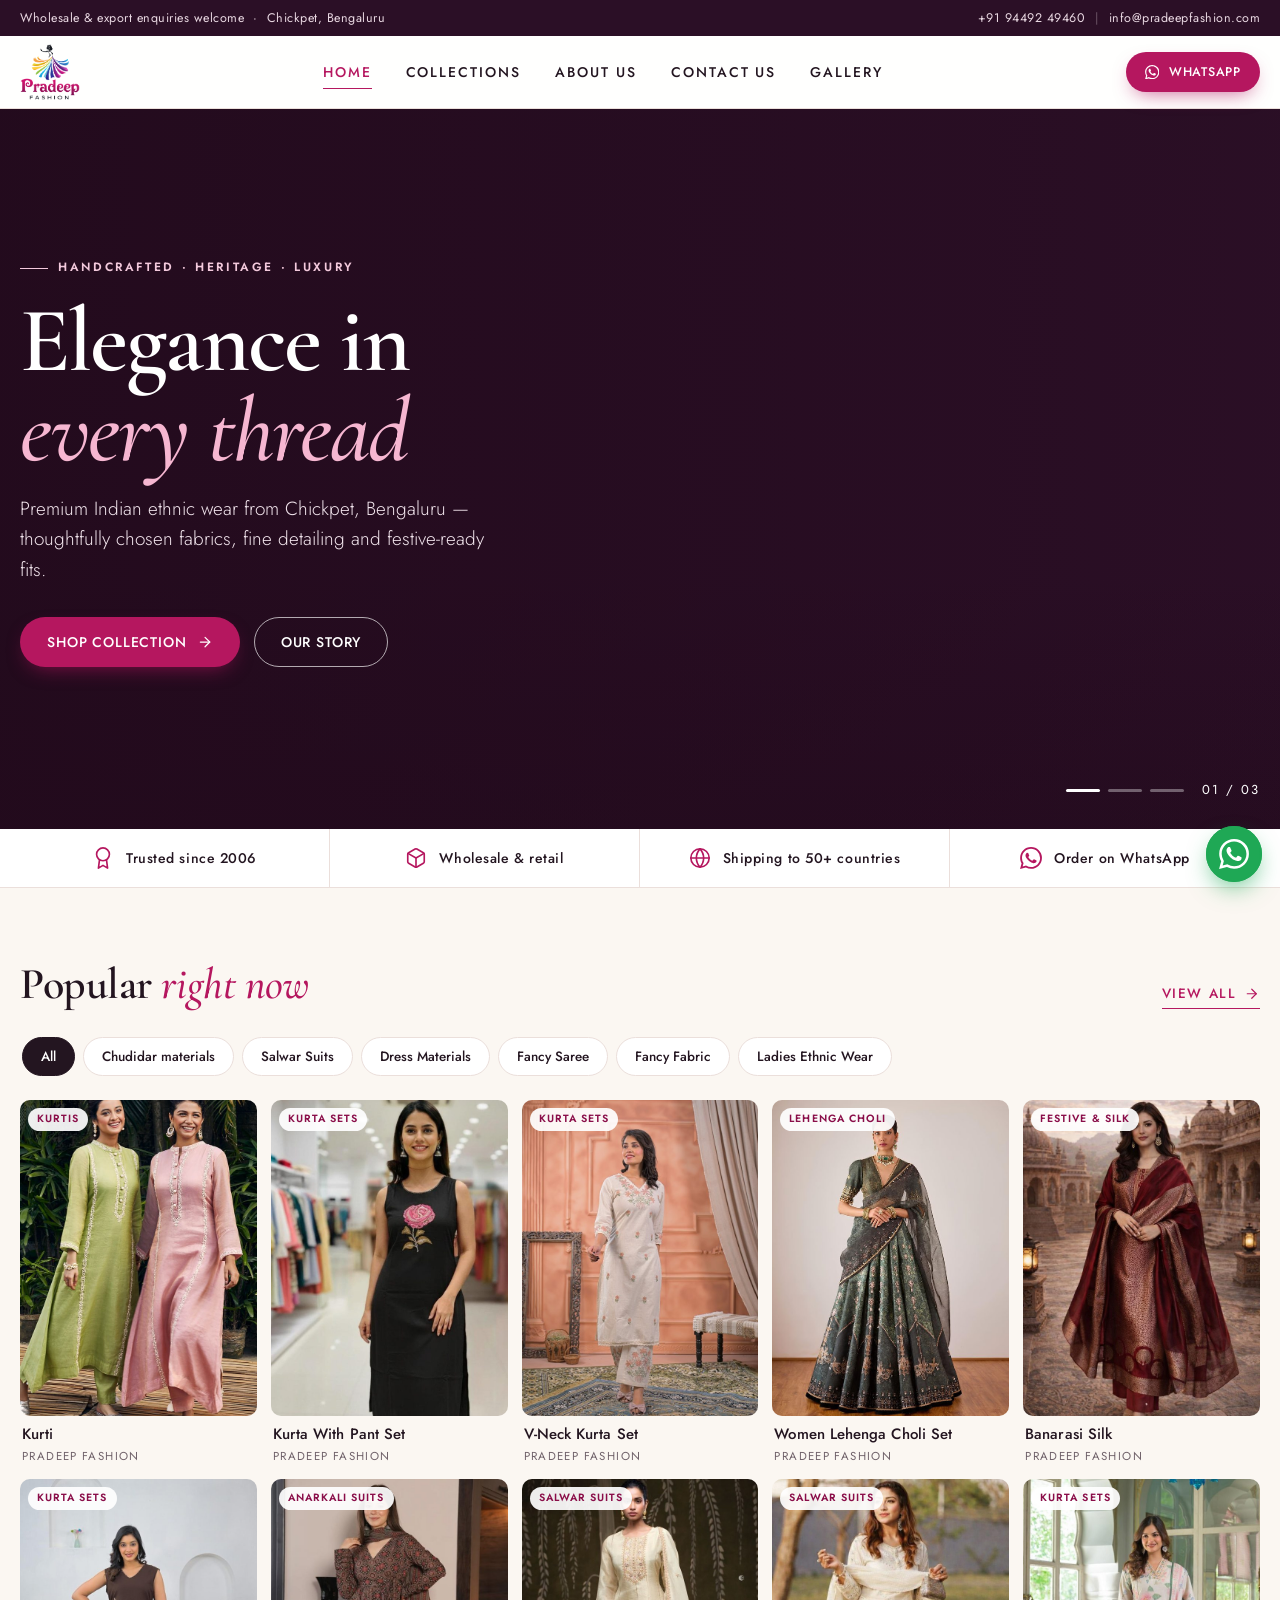
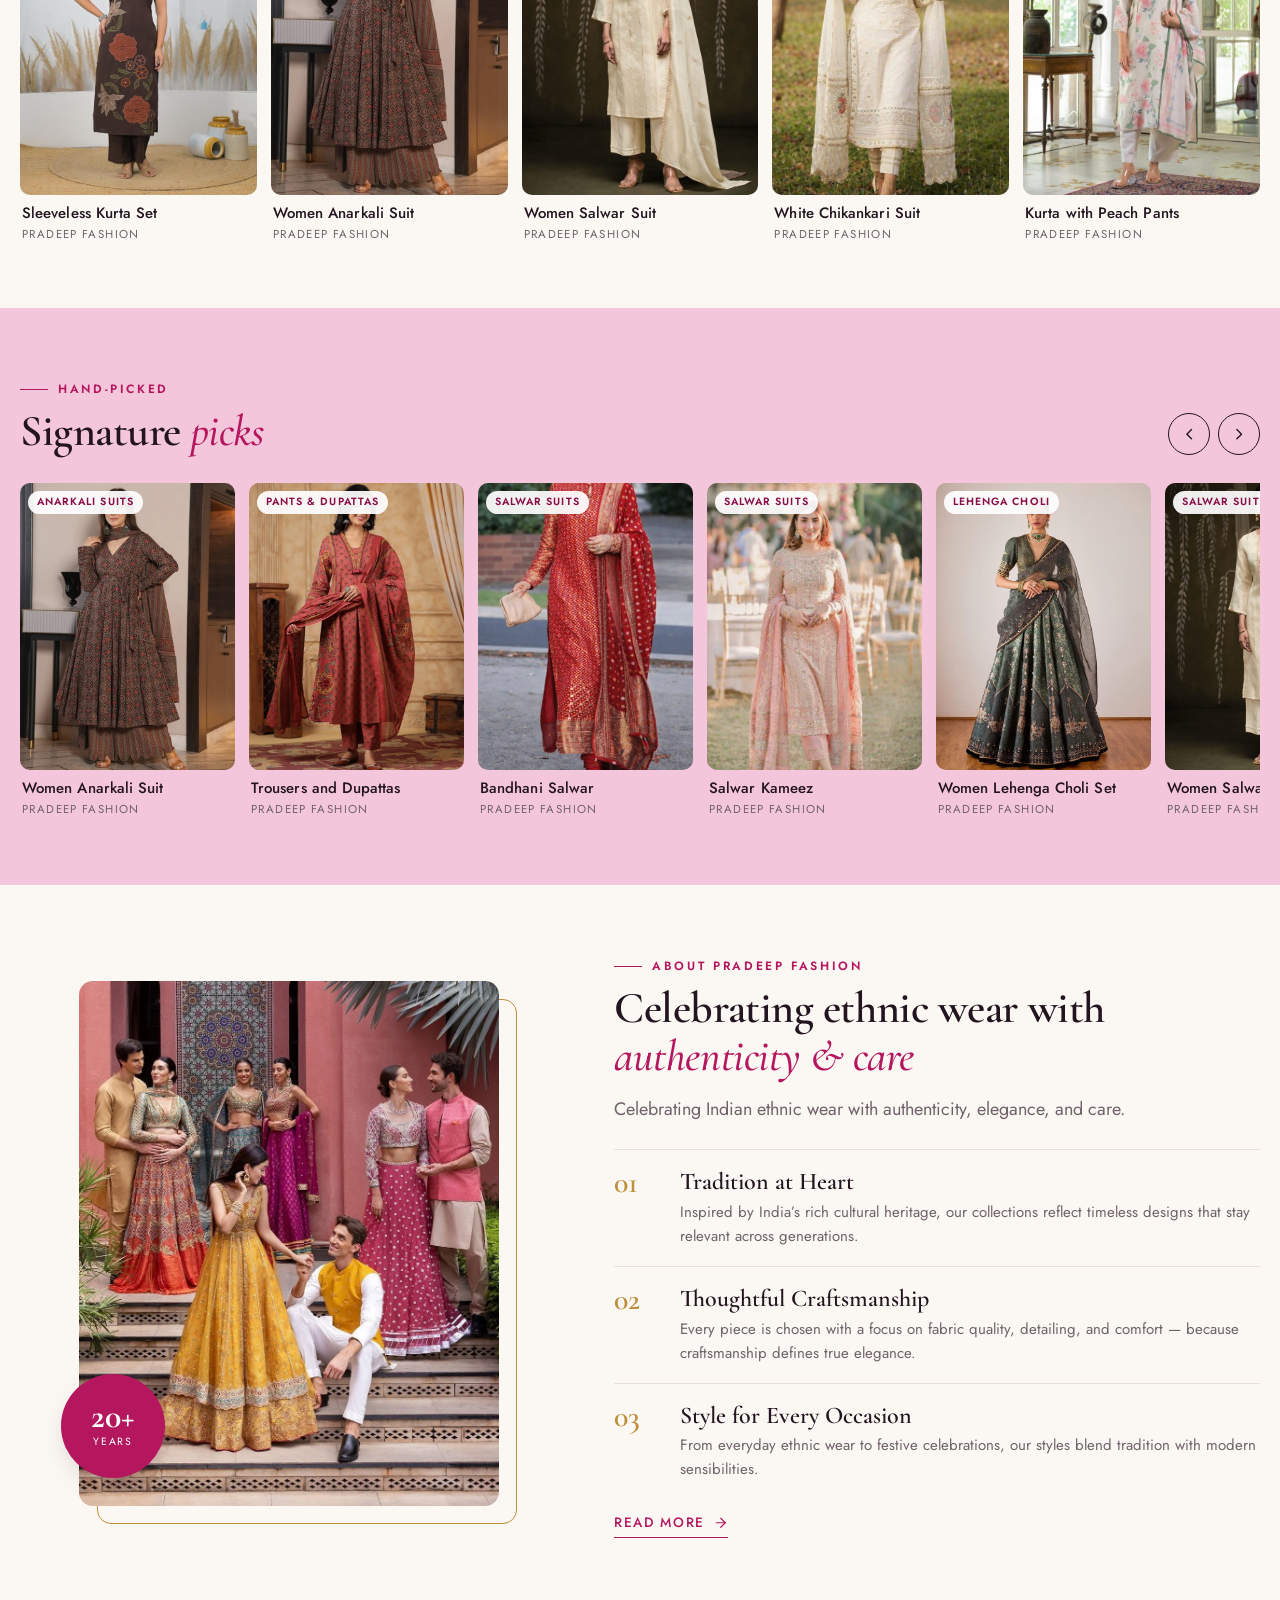
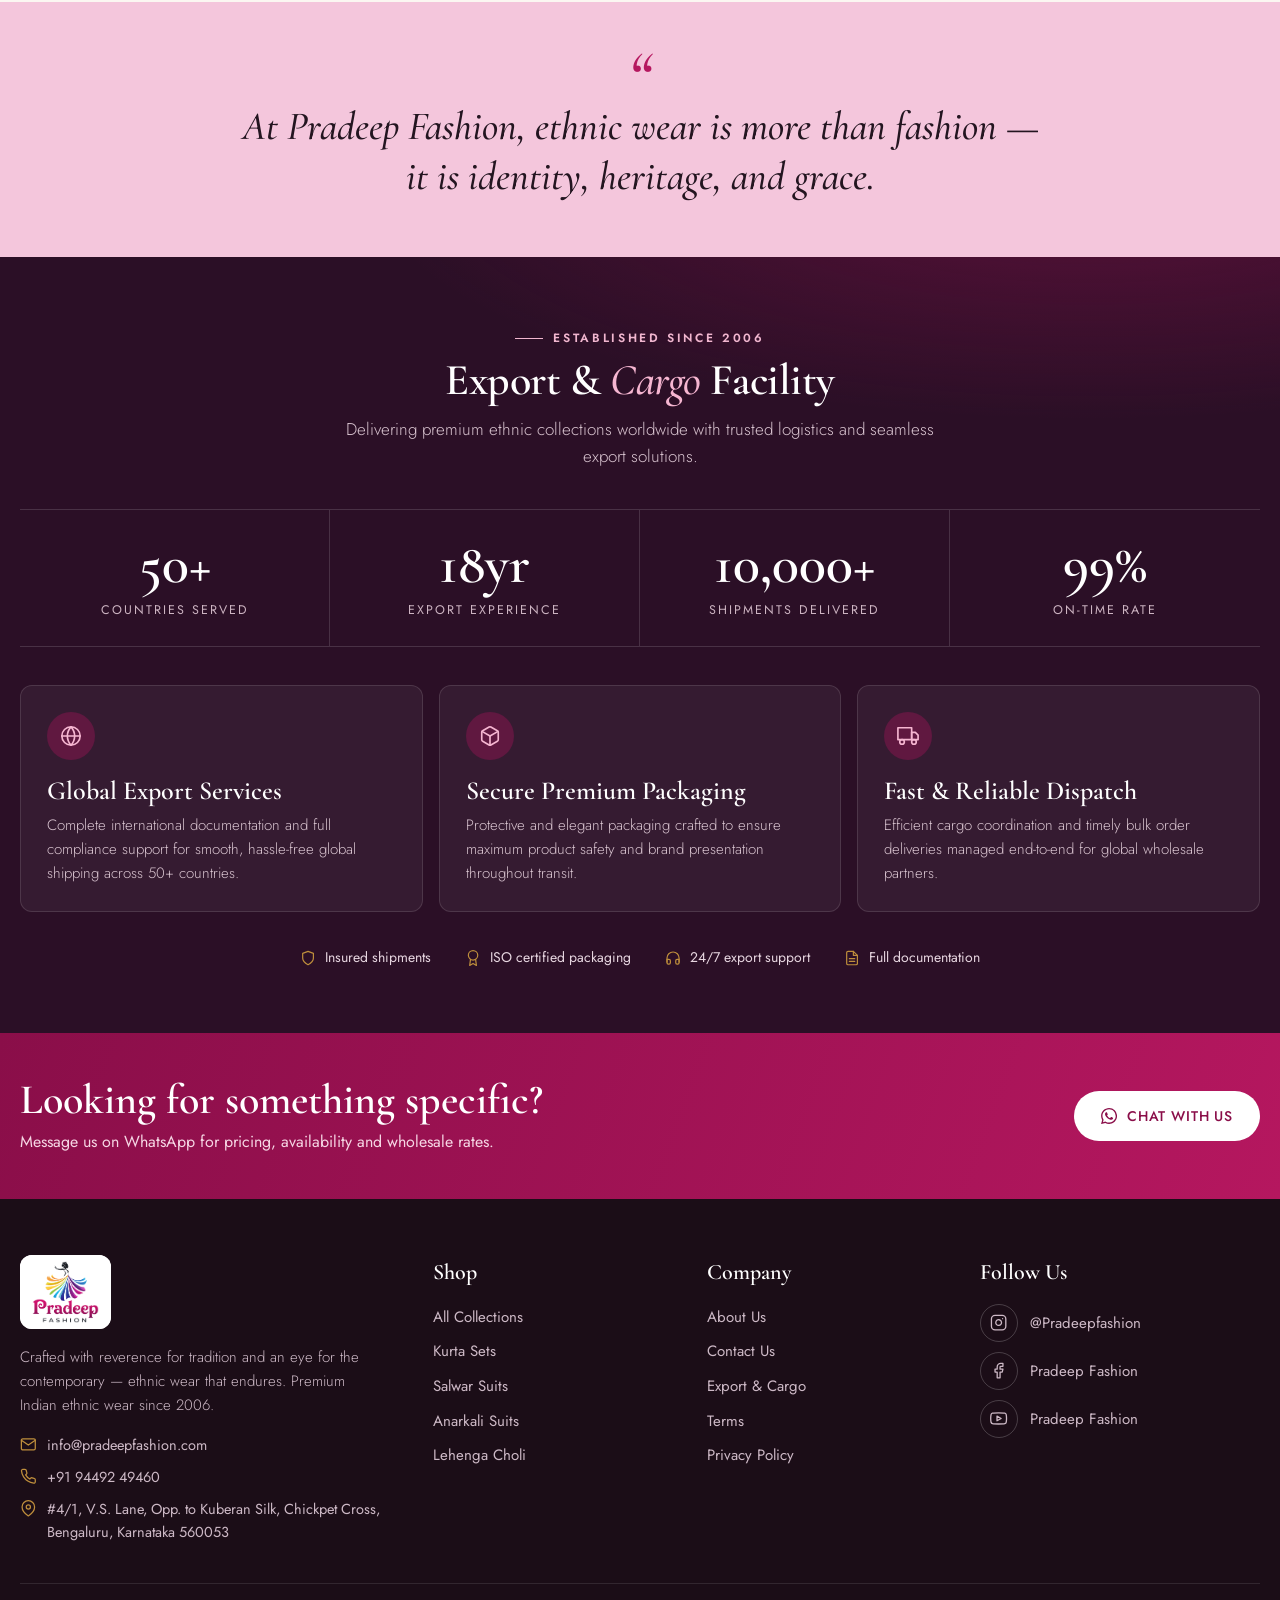
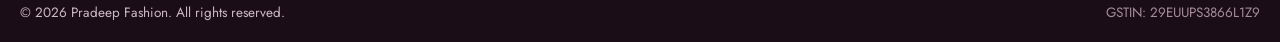
<file: index.html>
<!DOCTYPE html>
<html lang="en">
<head>
<meta charset="UTF-8">
<meta name="viewport" content="width=device-width, initial-scale=1">
<title>Pradeep Fashion — Premium Ethnic Wear, Bengaluru</title>
<meta name="description" content="Pradeep Fashion Bengaluru: premium Indian ethnic wear — kurtis, kurta sets, salwar suits, anarkalis and lehengas. Wholesale and export since 2006.">
<meta name="theme-color" content="#2B1024">
<link rel="icon" href="assets/img/logo.png">
<link rel="preconnect" href="https://fonts.googleapis.com">
<link rel="preconnect" href="https://fonts.gstatic.com" crossorigin>
<link href="https://fonts.googleapis.com/css2?family=Cormorant+Garamond:ital,wght@0,500;0,600;0,700;1,500;1,600&family=Jost:wght@300;400;500;600&display=swap" rel="stylesheet">
<link rel="stylesheet" href="css/style.css">
<script>document.documentElement.classList.add("js")</script>
</head>
<body>
<a class="skip-link" href="#main">Skip to content</a>
<div class="topbar">
  <div class="container">
    <span>Wholesale &amp; export enquiries welcome &nbsp;·&nbsp; Chickpet, Bengaluru</span>
    <span class="topbar-right"><a href="tel:+919449249460">+91 94492 49460</a><span class="sep">|</span><a href="mailto:info@pradeepfashion.com">info@pradeepfashion.com</a></span>
  </div>
</div>
<header class="site-header">
  <div class="container nav">
    <a class="brand" href="index.html" aria-label="Pradeep Fashion home"><img src="assets/img/logo.png" alt="Pradeep Fashion" width="60" height="56"></a>
    <!-- <nav class="nav-links" aria-label="Main">
      <a href="collections.html">Collections</a><a href="about.html">About Us</a><a href="contact.html">Contact Us</a>
    </nav> -->
  <nav class="nav-links" aria-label="Main">
  <a href="index.html" class="active">Home</a><a href="collections.html">Collections</a><a href="about.html">About Us</a><a href="contact.html">Contact Us</a><a href="gallery.html">Gallery</a>
</nav>
    <div class="nav-cta">
      <a class="btn btn-primary btn-sm" href="https://wa.me/919449249460?text=Hi%20Pradeep%20Fashion%21" target="_blank" rel="noopener"><svg class="icon fill" viewBox="0 0 24 24" aria-hidden="true"><path d="M17.472 14.382c-.297-.149-1.758-.867-2.03-.967-.273-.099-.471-.148-.67.15-.197.297-.767.966-.94 1.164-.173.199-.347.223-.644.075-.297-.15-1.255-.463-2.39-1.475-.883-.788-1.48-1.761-1.653-2.059-.173-.297-.018-.458.13-.606.134-.133.298-.347.446-.52.149-.174.198-.298.298-.497.099-.198.05-.371-.025-.52-.075-.149-.669-1.612-.916-2.207-.242-.579-.487-.5-.669-.51-.173-.008-.371-.01-.57-.01-.198 0-.52.074-.792.372-.272.297-1.04 1.016-1.04 2.479 0 1.462 1.065 2.875 1.213 3.074.149.198 2.096 3.2 5.077 4.487.709.306 1.262.489 1.694.625.712.227 1.36.195 1.871.118.571-.085 1.758-.719 2.006-1.413.248-.694.248-1.289.173-1.413-.074-.124-.272-.198-.57-.347m-5.421 7.403h-.004a9.87 9.87 0 01-5.031-1.378l-.361-.214-3.741.982.998-3.648-.235-.374a9.86 9.86 0 01-1.51-5.26c.001-5.45 4.436-9.884 9.888-9.884 2.64 0 5.122 1.03 6.988 2.898a9.825 9.825 0 012.893 6.994c-.003 5.45-4.437 9.884-9.885 9.884m8.413-18.297A11.815 11.815 0 0012.05 0C5.495 0 .16 5.335.157 11.892c0 2.096.547 4.142 1.588 5.945L.057 24l6.305-1.654a11.882 11.882 0 005.683 1.448h.005c6.554 0 11.89-5.335 11.893-11.893a11.821 11.821 0 00-3.48-8.413z"/></svg> WhatsApp</a>
      <button class="menu-btn" type="button" aria-label="Open menu" aria-expanded="false"><svg class="icon" viewBox="0 0 24 24" aria-hidden="true"><line x1="4" y1="7" x2="20" y2="7"/><line x1="4" y1="12" x2="20" y2="12"/><line x1="4" y1="17" x2="14" y2="17"/></svg></button>
    </div>
  </div>
</header>
<div class="drawer-backdrop"></div>
<aside class="drawer" aria-label="Menu">
  <div class="drawer-head">
    <img src="assets/img/logo.png" alt="Pradeep Fashion">
    <button class="drawer-close" type="button" aria-label="Close menu"><svg class="icon" viewBox="0 0 24 24" aria-hidden="true"><line x1="6" y1="6" x2="18" y2="18"/><line x1="18" y1="6" x2="6" y2="18"/></svg></button>
  </div>
  <nav>
    <a href="index.html" class="active">Home</a>
    <a href="collections.html">Collections</a>
    <a href="about.html">About Us</a>
    <a href="contact.html">Contact Us</a>
    <a href="gallery.html">Gallery</a>
  </nav>
  <a class="btn btn-wa" href="https://wa.me/919449249460?text=Hi%20Pradeep%20Fashion%21" target="_blank" rel="noopener"><svg class="icon fill" viewBox="0 0 24 24" aria-hidden="true"><path d="M17.472 14.382c-.297-.149-1.758-.867-2.03-.967-.273-.099-.471-.148-.67.15-.197.297-.767.966-.94 1.164-.173.199-.347.223-.644.075-.297-.15-1.255-.463-2.39-1.475-.883-.788-1.48-1.761-1.653-2.059-.173-.297-.018-.458.13-.606.134-.133.298-.347.446-.52.149-.174.198-.298.298-.497.099-.198.05-.371-.025-.52-.075-.149-.669-1.612-.916-2.207-.242-.579-.487-.5-.669-.51-.173-.008-.371-.01-.57-.01-.198 0-.52.074-.792.372-.272.297-1.04 1.016-1.04 2.479 0 1.462 1.065 2.875 1.213 3.074.149.198 2.096 3.2 5.077 4.487.709.306 1.262.489 1.694.625.712.227 1.36.195 1.871.118.571-.085 1.758-.719 2.006-1.413.248-.694.248-1.289.173-1.413-.074-.124-.272-.198-.57-.347m-5.421 7.403h-.004a9.87 9.87 0 01-5.031-1.378l-.361-.214-3.741.982.998-3.648-.235-.374a9.86 9.86 0 01-1.51-5.26c.001-5.45 4.436-9.884 9.888-9.884 2.64 0 5.122 1.03 6.988 2.898a9.825 9.825 0 012.893 6.994c-.003 5.45-4.437 9.884-9.885 9.884m8.413-18.297A11.815 11.815 0 0012.05 0C5.495 0 .16 5.335.157 11.892c0 2.096.547 4.142 1.588 5.945L.057 24l6.305-1.654a11.882 11.882 0 005.683 1.448h.005c6.554 0 11.89-5.335 11.893-11.893a11.821 11.821 0 00-3.48-8.413z"/></svg> Chat on WhatsApp</a>
</aside>
<main id="main">

<section class="hero" aria-label="Pradeep Fashion">
  <video class="active" muted playsinline preload="auto"><source src="assets/video/pradeepnew1.mp4" type="video/mp4"></video>
  <video muted playsinline preload="none"><source src="assets/video/pradeep2.mp4" type="video/mp4"></video>
  <video muted playsinline preload="none"><source src="assets/video/pradeep3.mp4" type="video/mp4"></video>
  <div class="container hero-inner">
    <span class="eyebrow">Handcrafted · Heritage · Luxury</span>
    <h1>Elegance in <em>every thread</em></h1>
    <p class="lead">Premium Indian ethnic wear from Chickpet, Bengaluru — thoughtfully chosen fabrics, fine detailing and festive-ready fits.</p>
    <div class="hero-cta">
      <a class="btn btn-primary" href="collections.html">Shop Collection <svg class="icon" viewBox="0 0 24 24" aria-hidden="true"><line x1="5" y1="12" x2="19" y2="12"/><polyline points="12 5 19 12 12 19"/></svg></a>
      <a class="btn btn-ghost" href="about.html">Our Story</a>
    </div>
  </div>
  <div class="hero-controls">
    <div class="hero-dots">
      <button type="button" class="active" aria-label="Show video 1"></button>
      <button type="button" aria-label="Show video 2"></button>
      <button type="button" aria-label="Show video 3"></button>
    </div>
    <span class="hero-count">01 / 03</span>
  </div>
</section>

<div class="strip">
  <div class="container">
    <ul>
      <li><svg class="icon" viewBox="0 0 24 24" aria-hidden="true"><circle cx="12" cy="8" r="7"/><polyline points="8.21 13.89 7 23 12 20 17 23 15.79 13.88"/></svg> Trusted since 2006</li>
      <li><svg class="icon" viewBox="0 0 24 24" aria-hidden="true"><path d="M21 16V8a2 2 0 0 0-1-1.73l-7-4a2 2 0 0 0-2 0l-7 4A2 2 0 0 0 3 8v8a2 2 0 0 0 1 1.73l7 4a2 2 0 0 0 2 0l7-4A2 2 0 0 0 21 16z"/><polyline points="3.27 6.96 12 12.01 20.73 6.96"/><line x1="12" y1="22.08" x2="12" y2="12"/></svg> Wholesale &amp; retail</li>
      <li><svg class="icon" viewBox="0 0 24 24" aria-hidden="true"><circle cx="12" cy="12" r="10"/><line x1="2" y1="12" x2="22" y2="12"/><path d="M12 2a15.3 15.3 0 0 1 4 10 15.3 15.3 0 0 1-4 10 15.3 15.3 0 0 1-4-10 15.3 15.3 0 0 1 4-10z"/></svg> Shipping to 50+ countries</li>
      <li><svg class="icon fill" viewBox="0 0 24 24" aria-hidden="true"><path d="M17.472 14.382c-.297-.149-1.758-.867-2.03-.967-.273-.099-.471-.148-.67.15-.197.297-.767.966-.94 1.164-.173.199-.347.223-.644.075-.297-.15-1.255-.463-2.39-1.475-.883-.788-1.48-1.761-1.653-2.059-.173-.297-.018-.458.13-.606.134-.133.298-.347.446-.52.149-.174.198-.298.298-.497.099-.198.05-.371-.025-.52-.075-.149-.669-1.612-.916-2.207-.242-.579-.487-.5-.669-.51-.173-.008-.371-.01-.57-.01-.198 0-.52.074-.792.372-.272.297-1.04 1.016-1.04 2.479 0 1.462 1.065 2.875 1.213 3.074.149.198 2.096 3.2 5.077 4.487.709.306 1.262.489 1.694.625.712.227 1.36.195 1.871.118.571-.085 1.758-.719 2.006-1.413.248-.694.248-1.289.173-1.413-.074-.124-.272-.198-.57-.347m-5.421 7.403h-.004a9.87 9.87 0 01-5.031-1.378l-.361-.214-3.741.982.998-3.648-.235-.374a9.86 9.86 0 01-1.51-5.26c.001-5.45 4.436-9.884 9.888-9.884 2.64 0 5.122 1.03 6.988 2.898a9.825 9.825 0 012.893 6.994c-.003 5.45-4.437 9.884-9.885 9.884m8.413-18.297A11.815 11.815 0 0012.05 0C5.495 0 .16 5.335.157 11.892c0 2.096.547 4.142 1.588 5.945L.057 24l6.305-1.654a11.882 11.882 0 005.683 1.448h.005c6.554 0 11.89-5.335 11.893-11.893a11.821 11.821 0 00-3.48-8.413z"/></svg> Order on WhatsApp</li>
    </ul>
  </div>
</div>

<section class="section" id="popular">
  <div class="container">
    <div class="section-head reveal">
      <div>
        <!-- <span class="eyebrow">Shop the edit</span> -->
        <h2 class="section-title">Popular <em>right now</em></h2>
      </div>
      <a class="link-arrow" href="collections.html">View all <svg class="icon" viewBox="0 0 24 24" aria-hidden="true"><line x1="5" y1="12" x2="19" y2="12"/><polyline points="12 5 19 12 12 19"/></svg></a>
    </div>
    <div class="chips reveal" role="group" aria-label="Filter by category">
<button class="chip active" type="button" data-cat="All" aria-pressed="true">All</button>
<button class="chip" type="button" data-cat="Chudidar materials" aria-pressed="false">Chudidar materials</button>
<button class="chip" type="button" data-cat="Salwar Suits" aria-pressed="false">Salwar Suits</button>
<button class="chip" type="button" data-cat="Dress Materials" aria-pressed="false">Dress Materials</button>
<button class="chip" type="button" data-cat="Fancy Saree" aria-pressed="false">Fancy Saree</button>
<button class="chip" type="button" data-cat="Fancy Fabric" aria-pressed="false">Fancy Fabric</button>
<button class="chip" type="button" data-cat="Ladies Ethnic Wear" aria-pressed="false">Ladies Ethnic Wear</button>
<!-- <button class="chip" type="button" data-cat="Pants & Dupattas" aria-pressed="false">Pants & Dupattas</button> -->
    </div>
    <div class="product-grid" data-product-grid data-home>
<a class="product-card" href="https://wa.me/919449249460?text=Hi%20Pradeep%20Fashion%21%20%F0%9F%91%8B%20I%27m%20interested%20in%20the%20%2AKurti%2A.%20Could%20you%20please%20share%20more%20details%2C%20pricing%2C%20and%20availability%3F" target="_blank" rel="noopener" data-name="Kurti" data-cat="Kurtis" data-order="0" data-featured aria-label="Enquire about Kurti on WhatsApp">
  <div class="product-media">
    <img src="assets/img/products/kurti.jpg" alt="Kurti" loading="lazy" width="640" height="853">
    <span class="product-tag">Kurtis</span>
    <span class="product-wa"><svg class="icon fill" viewBox="0 0 24 24" aria-hidden="true"><path d="M17.472 14.382c-.297-.149-1.758-.867-2.03-.967-.273-.099-.471-.148-.67.15-.197.297-.767.966-.94 1.164-.173.199-.347.223-.644.075-.297-.15-1.255-.463-2.39-1.475-.883-.788-1.48-1.761-1.653-2.059-.173-.297-.018-.458.13-.606.134-.133.298-.347.446-.52.149-.174.198-.298.298-.497.099-.198.05-.371-.025-.52-.075-.149-.669-1.612-.916-2.207-.242-.579-.487-.5-.669-.51-.173-.008-.371-.01-.57-.01-.198 0-.52.074-.792.372-.272.297-1.04 1.016-1.04 2.479 0 1.462 1.065 2.875 1.213 3.074.149.198 2.096 3.2 5.077 4.487.709.306 1.262.489 1.694.625.712.227 1.36.195 1.871.118.571-.085 1.758-.719 2.006-1.413.248-.694.248-1.289.173-1.413-.074-.124-.272-.198-.57-.347m-5.421 7.403h-.004a9.87 9.87 0 01-5.031-1.378l-.361-.214-3.741.982.998-3.648-.235-.374a9.86 9.86 0 01-1.51-5.26c.001-5.45 4.436-9.884 9.888-9.884 2.64 0 5.122 1.03 6.988 2.898a9.825 9.825 0 012.893 6.994c-.003 5.45-4.437 9.884-9.885 9.884m8.413-18.297A11.815 11.815 0 0012.05 0C5.495 0 .16 5.335.157 11.892c0 2.096.547 4.142 1.588 5.945L.057 24l6.305-1.654a11.882 11.882 0 005.683 1.448h.005c6.554 0 11.89-5.335 11.893-11.893a11.821 11.821 0 00-3.48-8.413z"/></svg> Enquire on WhatsApp</span>
  </div>
  <div class="product-info"><h3>Kurti</h3><p>Pradeep Fashion</p></div>
</a>
<a class="product-card" href="https://wa.me/919449249460?text=Hi%20Pradeep%20Fashion%21%20%F0%9F%91%8B%20I%27m%20interested%20in%20the%20%2AKurta%20With%20Pant%20Set%2A.%20Could%20you%20please%20share%20more%20details%2C%20pricing%2C%20and%20availability%3F" target="_blank" rel="noopener" data-name="Kurta With Pant Set" data-cat="Kurta Sets" data-order="1" data-featured aria-label="Enquire about Kurta With Pant Set on WhatsApp">
  <div class="product-media">
    <img src="assets/img/products/kurta-pant-set.jpg" alt="Kurta With Pant Set" loading="lazy" width="640" height="853">
    <span class="product-tag">Kurta Sets</span>
    <span class="product-wa"><svg class="icon fill" viewBox="0 0 24 24" aria-hidden="true"><path d="M17.472 14.382c-.297-.149-1.758-.867-2.03-.967-.273-.099-.471-.148-.67.15-.197.297-.767.966-.94 1.164-.173.199-.347.223-.644.075-.297-.15-1.255-.463-2.39-1.475-.883-.788-1.48-1.761-1.653-2.059-.173-.297-.018-.458.13-.606.134-.133.298-.347.446-.52.149-.174.198-.298.298-.497.099-.198.05-.371-.025-.52-.075-.149-.669-1.612-.916-2.207-.242-.579-.487-.5-.669-.51-.173-.008-.371-.01-.57-.01-.198 0-.52.074-.792.372-.272.297-1.04 1.016-1.04 2.479 0 1.462 1.065 2.875 1.213 3.074.149.198 2.096 3.2 5.077 4.487.709.306 1.262.489 1.694.625.712.227 1.36.195 1.871.118.571-.085 1.758-.719 2.006-1.413.248-.694.248-1.289.173-1.413-.074-.124-.272-.198-.57-.347m-5.421 7.403h-.004a9.87 9.87 0 01-5.031-1.378l-.361-.214-3.741.982.998-3.648-.235-.374a9.86 9.86 0 01-1.51-5.26c.001-5.45 4.436-9.884 9.888-9.884 2.64 0 5.122 1.03 6.988 2.898a9.825 9.825 0 012.893 6.994c-.003 5.45-4.437 9.884-9.885 9.884m8.413-18.297A11.815 11.815 0 0012.05 0C5.495 0 .16 5.335.157 11.892c0 2.096.547 4.142 1.588 5.945L.057 24l6.305-1.654a11.882 11.882 0 005.683 1.448h.005c6.554 0 11.89-5.335 11.893-11.893a11.821 11.821 0 00-3.48-8.413z"/></svg> Enquire on WhatsApp</span>
  </div>
  <div class="product-info"><h3>Kurta With Pant Set</h3><p>Pradeep Fashion</p></div>
</a>
<a class="product-card" href="https://wa.me/919449249460?text=Hi%20Pradeep%20Fashion%21%20%F0%9F%91%8B%20I%27m%20interested%20in%20the%20%2AV-Neck%20Kurta%20Set%2A.%20Could%20you%20please%20share%20more%20details%2C%20pricing%2C%20and%20availability%3F" target="_blank" rel="noopener" data-name="V-Neck Kurta Set" data-cat="Kurta Sets" data-order="2" data-featured aria-label="Enquire about V-Neck Kurta Set on WhatsApp">
  <div class="product-media">
    <img src="assets/img/products/vneck-kurta-set.jpg" alt="V-Neck Kurta Set" loading="lazy" width="640" height="853">
    <span class="product-tag">Kurta Sets</span>
    <span class="product-wa"><svg class="icon fill" viewBox="0 0 24 24" aria-hidden="true"><path d="M17.472 14.382c-.297-.149-1.758-.867-2.03-.967-.273-.099-.471-.148-.67.15-.197.297-.767.966-.94 1.164-.173.199-.347.223-.644.075-.297-.15-1.255-.463-2.39-1.475-.883-.788-1.48-1.761-1.653-2.059-.173-.297-.018-.458.13-.606.134-.133.298-.347.446-.52.149-.174.198-.298.298-.497.099-.198.05-.371-.025-.52-.075-.149-.669-1.612-.916-2.207-.242-.579-.487-.5-.669-.51-.173-.008-.371-.01-.57-.01-.198 0-.52.074-.792.372-.272.297-1.04 1.016-1.04 2.479 0 1.462 1.065 2.875 1.213 3.074.149.198 2.096 3.2 5.077 4.487.709.306 1.262.489 1.694.625.712.227 1.36.195 1.871.118.571-.085 1.758-.719 2.006-1.413.248-.694.248-1.289.173-1.413-.074-.124-.272-.198-.57-.347m-5.421 7.403h-.004a9.87 9.87 0 01-5.031-1.378l-.361-.214-3.741.982.998-3.648-.235-.374a9.86 9.86 0 01-1.51-5.26c.001-5.45 4.436-9.884 9.888-9.884 2.64 0 5.122 1.03 6.988 2.898a9.825 9.825 0 012.893 6.994c-.003 5.45-4.437 9.884-9.885 9.884m8.413-18.297A11.815 11.815 0 0012.05 0C5.495 0 .16 5.335.157 11.892c0 2.096.547 4.142 1.588 5.945L.057 24l6.305-1.654a11.882 11.882 0 005.683 1.448h.005c6.554 0 11.89-5.335 11.893-11.893a11.821 11.821 0 00-3.48-8.413z"/></svg> Enquire on WhatsApp</span>
  </div>
  <div class="product-info"><h3>V-Neck Kurta Set</h3><p>Pradeep Fashion</p></div>
</a>
<a class="product-card" href="https://wa.me/919449249460?text=Hi%20Pradeep%20Fashion%21%20%F0%9F%91%8B%20I%27m%20interested%20in%20the%20%2AWomen%20Lehenga%20Choli%20Set%2A.%20Could%20you%20please%20share%20more%20details%2C%20pricing%2C%20and%20availability%3F" target="_blank" rel="noopener" data-name="Women Lehenga Choli Set" data-cat="Lehenga Choli" data-order="3" data-featured aria-label="Enquire about Women Lehenga Choli Set on WhatsApp">
  <div class="product-media">
    <img src="assets/img/products/lehenga-choli.jpg" alt="Women Lehenga Choli Set" loading="lazy" width="640" height="853">
    <span class="product-tag">Lehenga Choli</span>
    <span class="product-wa"><svg class="icon fill" viewBox="0 0 24 24" aria-hidden="true"><path d="M17.472 14.382c-.297-.149-1.758-.867-2.03-.967-.273-.099-.471-.148-.67.15-.197.297-.767.966-.94 1.164-.173.199-.347.223-.644.075-.297-.15-1.255-.463-2.39-1.475-.883-.788-1.48-1.761-1.653-2.059-.173-.297-.018-.458.13-.606.134-.133.298-.347.446-.52.149-.174.198-.298.298-.497.099-.198.05-.371-.025-.52-.075-.149-.669-1.612-.916-2.207-.242-.579-.487-.5-.669-.51-.173-.008-.371-.01-.57-.01-.198 0-.52.074-.792.372-.272.297-1.04 1.016-1.04 2.479 0 1.462 1.065 2.875 1.213 3.074.149.198 2.096 3.2 5.077 4.487.709.306 1.262.489 1.694.625.712.227 1.36.195 1.871.118.571-.085 1.758-.719 2.006-1.413.248-.694.248-1.289.173-1.413-.074-.124-.272-.198-.57-.347m-5.421 7.403h-.004a9.87 9.87 0 01-5.031-1.378l-.361-.214-3.741.982.998-3.648-.235-.374a9.86 9.86 0 01-1.51-5.26c.001-5.45 4.436-9.884 9.888-9.884 2.64 0 5.122 1.03 6.988 2.898a9.825 9.825 0 012.893 6.994c-.003 5.45-4.437 9.884-9.885 9.884m8.413-18.297A11.815 11.815 0 0012.05 0C5.495 0 .16 5.335.157 11.892c0 2.096.547 4.142 1.588 5.945L.057 24l6.305-1.654a11.882 11.882 0 005.683 1.448h.005c6.554 0 11.89-5.335 11.893-11.893a11.821 11.821 0 00-3.48-8.413z"/></svg> Enquire on WhatsApp</span>
  </div>
  
  <div class="product-info"><h3>Women Lehenga Choli Set</h3><p>Pradeep Fashion</p></div>
</a>
<a class="product-card" href="https://wa.me/919449249460?text=Hi%20Pradeep%20Fashion%21%20%F0%9F%91%8B%20I%27m%20interested%20in%20the%20%2ABanarasi%20Silk%2A.%20Could%20you%20please%20share%20more%20details%2C%20pricing%2C%20and%20availability%3F" target="_blank" rel="noopener" data-name="Banarasi Silk" data-cat="Festive & Silk" data-order="4" data-featured aria-label="Enquire about Banarasi Silk on WhatsApp">
  <div class="product-media">
    <img src="assets/img/products/banarasi-silk.jpg" alt="Banarasi Silk" loading="lazy" width="640" height="853">
    <span class="product-tag">Festive & Silk</span>
    <span class="product-wa"><svg class="icon fill" viewBox="0 0 24 24" aria-hidden="true"><path d="M17.472 14.382c-.297-.149-1.758-.867-2.03-.967-.273-.099-.471-.148-.67.15-.197.297-.767.966-.94 1.164-.173.199-.347.223-.644.075-.297-.15-1.255-.463-2.39-1.475-.883-.788-1.48-1.761-1.653-2.059-.173-.297-.018-.458.13-.606.134-.133.298-.347.446-.52.149-.174.198-.298.298-.497.099-.198.05-.371-.025-.52-.075-.149-.669-1.612-.916-2.207-.242-.579-.487-.5-.669-.51-.173-.008-.371-.01-.57-.01-.198 0-.52.074-.792.372-.272.297-1.04 1.016-1.04 2.479 0 1.462 1.065 2.875 1.213 3.074.149.198 2.096 3.2 5.077 4.487.709.306 1.262.489 1.694.625.712.227 1.36.195 1.871.118.571-.085 1.758-.719 2.006-1.413.248-.694.248-1.289.173-1.413-.074-.124-.272-.198-.57-.347m-5.421 7.403h-.004a9.87 9.87 0 01-5.031-1.378l-.361-.214-3.741.982.998-3.648-.235-.374a9.86 9.86 0 01-1.51-5.26c.001-5.45 4.436-9.884 9.888-9.884 2.64 0 5.122 1.03 6.988 2.898a9.825 9.825 0 012.893 6.994c-.003 5.45-4.437 9.884-9.885 9.884m8.413-18.297A11.815 11.815 0 0012.05 0C5.495 0 .16 5.335.157 11.892c0 2.096.547 4.142 1.588 5.945L.057 24l6.305-1.654a11.882 11.882 0 005.683 1.448h.005c6.554 0 11.89-5.335 11.893-11.893a11.821 11.821 0 00-3.48-8.413z"/></svg> Enquire on WhatsApp</span>
  </div>
  <div class="product-info"><h3>Banarasi Silk</h3><p>Pradeep Fashion</p></div>
</a>
<a class="product-card" href="https://wa.me/919449249460?text=Hi%20Pradeep%20Fashion%21%20%F0%9F%91%8B%20I%27m%20interested%20in%20the%20%2ASleeveless%20Kurta%20Set%2A.%20Could%20you%20please%20share%20more%20details%2C%20pricing%2C%20and%20availability%3F" target="_blank" rel="noopener" data-name="Sleeveless Kurta Set" data-cat="Kurta Sets" data-order="5" data-featured aria-label="Enquire about Sleeveless Kurta Set on WhatsApp">
  <div class="product-media">
    <img src="assets/img/products/sleeveless-kurta-set.jpg" alt="Sleeveless Kurta Set" loading="lazy" width="640" height="853">
    <span class="product-tag">Kurta Sets</span>
    <span class="product-wa"><svg class="icon fill" viewBox="0 0 24 24" aria-hidden="true"><path d="M17.472 14.382c-.297-.149-1.758-.867-2.03-.967-.273-.099-.471-.148-.67.15-.197.297-.767.966-.94 1.164-.173.199-.347.223-.644.075-.297-.15-1.255-.463-2.39-1.475-.883-.788-1.48-1.761-1.653-2.059-.173-.297-.018-.458.13-.606.134-.133.298-.347.446-.52.149-.174.198-.298.298-.497.099-.198.05-.371-.025-.52-.075-.149-.669-1.612-.916-2.207-.242-.579-.487-.5-.669-.51-.173-.008-.371-.01-.57-.01-.198 0-.52.074-.792.372-.272.297-1.04 1.016-1.04 2.479 0 1.462 1.065 2.875 1.213 3.074.149.198 2.096 3.2 5.077 4.487.709.306 1.262.489 1.694.625.712.227 1.36.195 1.871.118.571-.085 1.758-.719 2.006-1.413.248-.694.248-1.289.173-1.413-.074-.124-.272-.198-.57-.347m-5.421 7.403h-.004a9.87 9.87 0 01-5.031-1.378l-.361-.214-3.741.982.998-3.648-.235-.374a9.86 9.86 0 01-1.51-5.26c.001-5.45 4.436-9.884 9.888-9.884 2.64 0 5.122 1.03 6.988 2.898a9.825 9.825 0 012.893 6.994c-.003 5.45-4.437 9.884-9.885 9.884m8.413-18.297A11.815 11.815 0 0012.05 0C5.495 0 .16 5.335.157 11.892c0 2.096.547 4.142 1.588 5.945L.057 24l6.305-1.654a11.882 11.882 0 005.683 1.448h.005c6.554 0 11.89-5.335 11.893-11.893a11.821 11.821 0 00-3.48-8.413z"/></svg> Enquire on WhatsApp</span>
  </div>
  <div class="product-info"><h3>Sleeveless Kurta Set</h3><p>Pradeep Fashion</p></div>
</a>
<a class="product-card" href="https://wa.me/919449249460?text=Hi%20Pradeep%20Fashion%21%20%F0%9F%91%8B%20I%27m%20interested%20in%20the%20%2AWomen%20Anarkali%20Suit%2A.%20Could%20you%20please%20share%20more%20details%2C%20pricing%2C%20and%20availability%3F" target="_blank" rel="noopener" data-name="Women Anarkali Suit" data-cat="Anarkali Suits" data-order="6" data-featured aria-label="Enquire about Women Anarkali Suit on WhatsApp">
  <div class="product-media">
    <img src="assets/img/products/anarkali-suit.jpg" alt="Women Anarkali Suit" loading="lazy" width="640" height="853">
    <span class="product-tag">Anarkali Suits</span>
    <span class="product-wa"><svg class="icon fill" viewBox="0 0 24 24" aria-hidden="true"><path d="M17.472 14.382c-.297-.149-1.758-.867-2.03-.967-.273-.099-.471-.148-.67.15-.197.297-.767.966-.94 1.164-.173.199-.347.223-.644.075-.297-.15-1.255-.463-2.39-1.475-.883-.788-1.48-1.761-1.653-2.059-.173-.297-.018-.458.13-.606.134-.133.298-.347.446-.52.149-.174.198-.298.298-.497.099-.198.05-.371-.025-.52-.075-.149-.669-1.612-.916-2.207-.242-.579-.487-.5-.669-.51-.173-.008-.371-.01-.57-.01-.198 0-.52.074-.792.372-.272.297-1.04 1.016-1.04 2.479 0 1.462 1.065 2.875 1.213 3.074.149.198 2.096 3.2 5.077 4.487.709.306 1.262.489 1.694.625.712.227 1.36.195 1.871.118.571-.085 1.758-.719 2.006-1.413.248-.694.248-1.289.173-1.413-.074-.124-.272-.198-.57-.347m-5.421 7.403h-.004a9.87 9.87 0 01-5.031-1.378l-.361-.214-3.741.982.998-3.648-.235-.374a9.86 9.86 0 01-1.51-5.26c.001-5.45 4.436-9.884 9.888-9.884 2.64 0 5.122 1.03 6.988 2.898a9.825 9.825 0 012.893 6.994c-.003 5.45-4.437 9.884-9.885 9.884m8.413-18.297A11.815 11.815 0 0012.05 0C5.495 0 .16 5.335.157 11.892c0 2.096.547 4.142 1.588 5.945L.057 24l6.305-1.654a11.882 11.882 0 005.683 1.448h.005c6.554 0 11.89-5.335 11.893-11.893a11.821 11.821 0 00-3.48-8.413z"/></svg> Enquire on WhatsApp</span>
  </div>
  <div class="product-info"><h3>Women Anarkali Suit</h3><p>Pradeep Fashion</p></div>
</a>
<a class="product-card" href="https://wa.me/919449249460?text=Hi%20Pradeep%20Fashion%21%20%F0%9F%91%8B%20I%27m%20interested%20in%20the%20%2AWomen%20Salwar%20Suit%2A.%20Could%20you%20please%20share%20more%20details%2C%20pricing%2C%20and%20availability%3F" target="_blank" rel="noopener" data-name="Women Salwar Suit" data-cat="Salwar Suits" data-order="7" data-featured aria-label="Enquire about Women Salwar Suit on WhatsApp">
  <div class="product-media">
    <img src="assets/img/products/salwar-suit.jpg" alt="Women Salwar Suit" loading="lazy" width="640" height="853">
    <span class="product-tag">Salwar Suits</span>
    <span class="product-wa"><svg class="icon fill" viewBox="0 0 24 24" aria-hidden="true"><path d="M17.472 14.382c-.297-.149-1.758-.867-2.03-.967-.273-.099-.471-.148-.67.15-.197.297-.767.966-.94 1.164-.173.199-.347.223-.644.075-.297-.15-1.255-.463-2.39-1.475-.883-.788-1.48-1.761-1.653-2.059-.173-.297-.018-.458.13-.606.134-.133.298-.347.446-.52.149-.174.198-.298.298-.497.099-.198.05-.371-.025-.52-.075-.149-.669-1.612-.916-2.207-.242-.579-.487-.5-.669-.51-.173-.008-.371-.01-.57-.01-.198 0-.52.074-.792.372-.272.297-1.04 1.016-1.04 2.479 0 1.462 1.065 2.875 1.213 3.074.149.198 2.096 3.2 5.077 4.487.709.306 1.262.489 1.694.625.712.227 1.36.195 1.871.118.571-.085 1.758-.719 2.006-1.413.248-.694.248-1.289.173-1.413-.074-.124-.272-.198-.57-.347m-5.421 7.403h-.004a9.87 9.87 0 01-5.031-1.378l-.361-.214-3.741.982.998-3.648-.235-.374a9.86 9.86 0 01-1.51-5.26c.001-5.45 4.436-9.884 9.888-9.884 2.64 0 5.122 1.03 6.988 2.898a9.825 9.825 0 012.893 6.994c-.003 5.45-4.437 9.884-9.885 9.884m8.413-18.297A11.815 11.815 0 0012.05 0C5.495 0 .16 5.335.157 11.892c0 2.096.547 4.142 1.588 5.945L.057 24l6.305-1.654a11.882 11.882 0 005.683 1.448h.005c6.554 0 11.89-5.335 11.893-11.893a11.821 11.821 0 00-3.48-8.413z"/></svg> Enquire on WhatsApp</span>
  </div>
  <div class="product-info"><h3>Women Salwar Suit</h3><p>Pradeep Fashion</p></div>
</a>
<a class="product-card" href="https://wa.me/919449249460?text=Hi%20Pradeep%20Fashion%21%20%F0%9F%91%8B%20I%27m%20interested%20in%20the%20%2AWhite%20Chikankari%20Suit%2A.%20Could%20you%20please%20share%20more%20details%2C%20pricing%2C%20and%20availability%3F" target="_blank" rel="noopener" data-name="White Chikankari Suit" data-cat="Salwar Suits" data-order="8" data-featured aria-label="Enquire about White Chikankari Suit on WhatsApp">
  <div class="product-media">
    <img src="assets/img/products/chikankari-suit.jpg" alt="White Chikankari Suit" loading="lazy" width="640" height="853">
    <span class="product-tag">Salwar Suits</span>
    <span class="product-wa"><svg class="icon fill" viewBox="0 0 24 24" aria-hidden="true"><path d="M17.472 14.382c-.297-.149-1.758-.867-2.03-.967-.273-.099-.471-.148-.67.15-.197.297-.767.966-.94 1.164-.173.199-.347.223-.644.075-.297-.15-1.255-.463-2.39-1.475-.883-.788-1.48-1.761-1.653-2.059-.173-.297-.018-.458.13-.606.134-.133.298-.347.446-.52.149-.174.198-.298.298-.497.099-.198.05-.371-.025-.52-.075-.149-.669-1.612-.916-2.207-.242-.579-.487-.5-.669-.51-.173-.008-.371-.01-.57-.01-.198 0-.52.074-.792.372-.272.297-1.04 1.016-1.04 2.479 0 1.462 1.065 2.875 1.213 3.074.149.198 2.096 3.2 5.077 4.487.709.306 1.262.489 1.694.625.712.227 1.36.195 1.871.118.571-.085 1.758-.719 2.006-1.413.248-.694.248-1.289.173-1.413-.074-.124-.272-.198-.57-.347m-5.421 7.403h-.004a9.87 9.87 0 01-5.031-1.378l-.361-.214-3.741.982.998-3.648-.235-.374a9.86 9.86 0 01-1.51-5.26c.001-5.45 4.436-9.884 9.888-9.884 2.64 0 5.122 1.03 6.988 2.898a9.825 9.825 0 012.893 6.994c-.003 5.45-4.437 9.884-9.885 9.884m8.413-18.297A11.815 11.815 0 0012.05 0C5.495 0 .16 5.335.157 11.892c0 2.096.547 4.142 1.588 5.945L.057 24l6.305-1.654a11.882 11.882 0 005.683 1.448h.005c6.554 0 11.89-5.335 11.893-11.893a11.821 11.821 0 00-3.48-8.413z"/></svg> Enquire on WhatsApp</span>
  </div>
  <div class="product-info"><h3>White Chikankari Suit</h3><p>Pradeep Fashion</p></div>
</a>
<a class="product-card" href="https://wa.me/919449249460?text=Hi%20Pradeep%20Fashion%21%20%F0%9F%91%8B%20I%27m%20interested%20in%20the%20%2AKurta%20with%20Peach%20Pants%2A.%20Could%20you%20please%20share%20more%20details%2C%20pricing%2C%20and%20availability%3F" target="_blank" rel="noopener" data-name="Kurta with Peach Pants" data-cat="Kurta Sets" data-order="9" data-featured aria-label="Enquire about Kurta with Peach Pants on WhatsApp">
  <div class="product-media">
    <img src="assets/img/products/peach-pant-kurta.jpg" alt="Kurta with Peach Pants" loading="lazy" width="640" height="853">
    <span class="product-tag">Kurta Sets</span>
    <span class="product-wa"><svg class="icon fill" viewBox="0 0 24 24" aria-hidden="true"><path d="M17.472 14.382c-.297-.149-1.758-.867-2.03-.967-.273-.099-.471-.148-.67.15-.197.297-.767.966-.94 1.164-.173.199-.347.223-.644.075-.297-.15-1.255-.463-2.39-1.475-.883-.788-1.48-1.761-1.653-2.059-.173-.297-.018-.458.13-.606.134-.133.298-.347.446-.52.149-.174.198-.298.298-.497.099-.198.05-.371-.025-.52-.075-.149-.669-1.612-.916-2.207-.242-.579-.487-.5-.669-.51-.173-.008-.371-.01-.57-.01-.198 0-.52.074-.792.372-.272.297-1.04 1.016-1.04 2.479 0 1.462 1.065 2.875 1.213 3.074.149.198 2.096 3.2 5.077 4.487.709.306 1.262.489 1.694.625.712.227 1.36.195 1.871.118.571-.085 1.758-.719 2.006-1.413.248-.694.248-1.289.173-1.413-.074-.124-.272-.198-.57-.347m-5.421 7.403h-.004a9.87 9.87 0 01-5.031-1.378l-.361-.214-3.741.982.998-3.648-.235-.374a9.86 9.86 0 01-1.51-5.26c.001-5.45 4.436-9.884 9.888-9.884 2.64 0 5.122 1.03 6.988 2.898a9.825 9.825 0 012.893 6.994c-.003 5.45-4.437 9.884-9.885 9.884m8.413-18.297A11.815 11.815 0 0012.05 0C5.495 0 .16 5.335.157 11.892c0 2.096.547 4.142 1.588 5.945L.057 24l6.305-1.654a11.882 11.882 0 005.683 1.448h.005c6.554 0 11.89-5.335 11.893-11.893a11.821 11.821 0 00-3.48-8.413z"/></svg> Enquire on WhatsApp</span>
  </div>
  <div class="product-info"><h3>Kurta with Peach Pants</h3><p>Pradeep Fashion</p></div>
</a>
<a class="product-card" href="https://wa.me/919449249460?text=Hi%20Pradeep%20Fashion%21%20%F0%9F%91%8B%20I%27m%20interested%20in%20the%20%2ATrousers%20and%20Dupattas%2A.%20Could%20you%20please%20share%20more%20details%2C%20pricing%2C%20and%20availability%3F" target="_blank" rel="noopener" data-name="Trousers and Dupattas" data-cat="Pants & Dupattas" data-order="10" aria-label="Enquire about Trousers and Dupattas on WhatsApp">
  <div class="product-media">
    <img src="assets/img/products/trousers-dupattas.jpg" alt="Trousers and Dupattas" loading="lazy" width="640" height="853">
    <span class="product-tag">Pants & Dupattas</span>
    <span class="product-wa"><svg class="icon fill" viewBox="0 0 24 24" aria-hidden="true"><path d="M17.472 14.382c-.297-.149-1.758-.867-2.03-.967-.273-.099-.471-.148-.67.15-.197.297-.767.966-.94 1.164-.173.199-.347.223-.644.075-.297-.15-1.255-.463-2.39-1.475-.883-.788-1.48-1.761-1.653-2.059-.173-.297-.018-.458.13-.606.134-.133.298-.347.446-.52.149-.174.198-.298.298-.497.099-.198.05-.371-.025-.52-.075-.149-.669-1.612-.916-2.207-.242-.579-.487-.5-.669-.51-.173-.008-.371-.01-.57-.01-.198 0-.52.074-.792.372-.272.297-1.04 1.016-1.04 2.479 0 1.462 1.065 2.875 1.213 3.074.149.198 2.096 3.2 5.077 4.487.709.306 1.262.489 1.694.625.712.227 1.36.195 1.871.118.571-.085 1.758-.719 2.006-1.413.248-.694.248-1.289.173-1.413-.074-.124-.272-.198-.57-.347m-5.421 7.403h-.004a9.87 9.87 0 01-5.031-1.378l-.361-.214-3.741.982.998-3.648-.235-.374a9.86 9.86 0 01-1.51-5.26c.001-5.45 4.436-9.884 9.888-9.884 2.64 0 5.122 1.03 6.988 2.898a9.825 9.825 0 012.893 6.994c-.003 5.45-4.437 9.884-9.885 9.884m8.413-18.297A11.815 11.815 0 0012.05 0C5.495 0 .16 5.335.157 11.892c0 2.096.547 4.142 1.588 5.945L.057 24l6.305-1.654a11.882 11.882 0 005.683 1.448h.005c6.554 0 11.89-5.335 11.893-11.893a11.821 11.821 0 00-3.48-8.413z"/></svg> Enquire on WhatsApp</span>
  </div>
  <div class="product-info"><h3>Trousers and Dupattas</h3><p>Pradeep Fashion</p></div>
</a>
<a class="product-card" href="https://wa.me/919449249460?text=Hi%20Pradeep%20Fashion%21%20%F0%9F%91%8B%20I%27m%20interested%20in%20the%20%2ABandhani%20Salwar%2A.%20Could%20you%20please%20share%20more%20details%2C%20pricing%2C%20and%20availability%3F" target="_blank" rel="noopener" data-name="Bandhani Salwar" data-cat="Salwar Suits" data-order="11" aria-label="Enquire about Bandhani Salwar on WhatsApp">
  <div class="product-media">
    <img src="assets/img/products/bandhani-salwar.jpg" alt="Bandhani Salwar" loading="lazy" width="640" height="853">
    <span class="product-tag">Salwar Suits</span>
    <span class="product-wa"><svg class="icon fill" viewBox="0 0 24 24" aria-hidden="true"><path d="M17.472 14.382c-.297-.149-1.758-.867-2.03-.967-.273-.099-.471-.148-.67.15-.197.297-.767.966-.94 1.164-.173.199-.347.223-.644.075-.297-.15-1.255-.463-2.39-1.475-.883-.788-1.48-1.761-1.653-2.059-.173-.297-.018-.458.13-.606.134-.133.298-.347.446-.52.149-.174.198-.298.298-.497.099-.198.05-.371-.025-.52-.075-.149-.669-1.612-.916-2.207-.242-.579-.487-.5-.669-.51-.173-.008-.371-.01-.57-.01-.198 0-.52.074-.792.372-.272.297-1.04 1.016-1.04 2.479 0 1.462 1.065 2.875 1.213 3.074.149.198 2.096 3.2 5.077 4.487.709.306 1.262.489 1.694.625.712.227 1.36.195 1.871.118.571-.085 1.758-.719 2.006-1.413.248-.694.248-1.289.173-1.413-.074-.124-.272-.198-.57-.347m-5.421 7.403h-.004a9.87 9.87 0 01-5.031-1.378l-.361-.214-3.741.982.998-3.648-.235-.374a9.86 9.86 0 01-1.51-5.26c.001-5.45 4.436-9.884 9.888-9.884 2.64 0 5.122 1.03 6.988 2.898a9.825 9.825 0 012.893 6.994c-.003 5.45-4.437 9.884-9.885 9.884m8.413-18.297A11.815 11.815 0 0012.05 0C5.495 0 .16 5.335.157 11.892c0 2.096.547 4.142 1.588 5.945L.057 24l6.305-1.654a11.882 11.882 0 005.683 1.448h.005c6.554 0 11.89-5.335 11.893-11.893a11.821 11.821 0 00-3.48-8.413z"/></svg> Enquire on WhatsApp</span>
  </div>
  <div class="product-info"><h3>Bandhani Salwar</h3><p>Pradeep Fashion</p></div>
</a>
<a class="product-card" href="https://wa.me/919449249460?text=Hi%20Pradeep%20Fashion%21%20%F0%9F%91%8B%20I%27m%20interested%20in%20the%20%2ASalwar%20Kameez%2A.%20Could%20you%20please%20share%20more%20details%2C%20pricing%2C%20and%20availability%3F" target="_blank" rel="noopener" data-name="Salwar Kameez" data-cat="Salwar Suits" data-order="12" aria-label="Enquire about Salwar Kameez on WhatsApp">
  <div class="product-media">
    <img src="assets/img/products/salwar-kameez.jpg" alt="Salwar Kameez" loading="lazy" width="640" height="853">
    <span class="product-tag">Salwar Suits</span>
    <span class="product-wa"><svg class="icon fill" viewBox="0 0 24 24" aria-hidden="true"><path d="M17.472 14.382c-.297-.149-1.758-.867-2.03-.967-.273-.099-.471-.148-.67.15-.197.297-.767.966-.94 1.164-.173.199-.347.223-.644.075-.297-.15-1.255-.463-2.39-1.475-.883-.788-1.48-1.761-1.653-2.059-.173-.297-.018-.458.13-.606.134-.133.298-.347.446-.52.149-.174.198-.298.298-.497.099-.198.05-.371-.025-.52-.075-.149-.669-1.612-.916-2.207-.242-.579-.487-.5-.669-.51-.173-.008-.371-.01-.57-.01-.198 0-.52.074-.792.372-.272.297-1.04 1.016-1.04 2.479 0 1.462 1.065 2.875 1.213 3.074.149.198 2.096 3.2 5.077 4.487.709.306 1.262.489 1.694.625.712.227 1.36.195 1.871.118.571-.085 1.758-.719 2.006-1.413.248-.694.248-1.289.173-1.413-.074-.124-.272-.198-.57-.347m-5.421 7.403h-.004a9.87 9.87 0 01-5.031-1.378l-.361-.214-3.741.982.998-3.648-.235-.374a9.86 9.86 0 01-1.51-5.26c.001-5.45 4.436-9.884 9.888-9.884 2.64 0 5.122 1.03 6.988 2.898a9.825 9.825 0 012.893 6.994c-.003 5.45-4.437 9.884-9.885 9.884m8.413-18.297A11.815 11.815 0 0012.05 0C5.495 0 .16 5.335.157 11.892c0 2.096.547 4.142 1.588 5.945L.057 24l6.305-1.654a11.882 11.882 0 005.683 1.448h.005c6.554 0 11.89-5.335 11.893-11.893a11.821 11.821 0 00-3.48-8.413z"/></svg> Enquire on WhatsApp</span>
  </div>
  <div class="product-info"><h3>Salwar Kameez</h3><p>Pradeep Fashion</p></div>
</a>
<a class="product-card" href="https://wa.me/919449249460?text=Hi%20Pradeep%20Fashion%21%20%F0%9F%91%8B%20I%27m%20interested%20in%20the%20%2ABlack%20Embroidered%20Cotton%20Kurta%2A.%20Could%20you%20please%20share%20more%20details%2C%20pricing%2C%20and%20availability%3F" target="_blank" rel="noopener" data-name="Black Embroidered Cotton Kurta" data-cat="Kurtis" data-order="13" aria-label="Enquire about Black Embroidered Cotton Kurta on WhatsApp">
  <div class="product-media">
    <img src="assets/img/products/black-embroidered-kurta.jpg" alt="Black Embroidered Cotton Kurta" loading="lazy" width="640" height="853">
    <span class="product-tag">Kurtis</span>
    <span class="product-wa"><svg class="icon fill" viewBox="0 0 24 24" aria-hidden="true"><path d="M17.472 14.382c-.297-.149-1.758-.867-2.03-.967-.273-.099-.471-.148-.67.15-.197.297-.767.966-.94 1.164-.173.199-.347.223-.644.075-.297-.15-1.255-.463-2.39-1.475-.883-.788-1.48-1.761-1.653-2.059-.173-.297-.018-.458.13-.606.134-.133.298-.347.446-.52.149-.174.198-.298.298-.497.099-.198.05-.371-.025-.52-.075-.149-.669-1.612-.916-2.207-.242-.579-.487-.5-.669-.51-.173-.008-.371-.01-.57-.01-.198 0-.52.074-.792.372-.272.297-1.04 1.016-1.04 2.479 0 1.462 1.065 2.875 1.213 3.074.149.198 2.096 3.2 5.077 4.487.709.306 1.262.489 1.694.625.712.227 1.36.195 1.871.118.571-.085 1.758-.719 2.006-1.413.248-.694.248-1.289.173-1.413-.074-.124-.272-.198-.57-.347m-5.421 7.403h-.004a9.87 9.87 0 01-5.031-1.378l-.361-.214-3.741.982.998-3.648-.235-.374a9.86 9.86 0 01-1.51-5.26c.001-5.45 4.436-9.884 9.888-9.884 2.64 0 5.122 1.03 6.988 2.898a9.825 9.825 0 012.893 6.994c-.003 5.45-4.437 9.884-9.885 9.884m8.413-18.297A11.815 11.815 0 0012.05 0C5.495 0 .16 5.335.157 11.892c0 2.096.547 4.142 1.588 5.945L.057 24l6.305-1.654a11.882 11.882 0 005.683 1.448h.005c6.554 0 11.89-5.335 11.893-11.893a11.821 11.821 0 00-3.48-8.413z"/></svg> Enquire on WhatsApp</span>
  </div>
  <div class="product-info"><h3>Black Embroidered Cotton Kurta</h3><p>Pradeep Fashion</p></div>
</a>
<a class="product-card" href="https://wa.me/919449249460?text=Hi%20Pradeep%20Fashion%21%20%F0%9F%91%8B%20I%27m%20interested%20in%20the%20%2AFloral%20Kurta%20with%20Pants%2A.%20Could%20you%20please%20share%20more%20details%2C%20pricing%2C%20and%20availability%3F" target="_blank" rel="noopener" data-name="Floral Kurta with Pants" data-cat="Kurta Sets" data-order="14" aria-label="Enquire about Floral Kurta with Pants on WhatsApp">
 
 
 
 
  <!-- dress material inside images  -->
  <a class="product-card" href="https://wa.me/919449249460?text=Hi%20Pradeep%20Fashion%21%20I%27m%20interested%20in%20Dress%20Material%202." target="_blank" rel="noopener" data-name="Dress Material 2" data-cat="Dress Materials" data-order="16" aria-label="Enquire about Dress Material 2 on WhatsApp">
  <div class="product-media">
    <img src="assets/img/dressmaterial/image1.png" alt="Dress Material 2" loading="lazy" width="640" height="853">
    <span class="product-tag">Dress Materials</span>
    <!-- paste the <span class="product-wa"> ... </span> from an existing card here -->
  </div>
  <div class="product-info"><h3>Crimson Regal Unstitched Suit</h3><p>Pradeep Fashion</p></div>
</a>

<a class="product-card" href="https://wa.me/919449249460?text=Hi%20Pradeep%20Fashion%21%20I%27m%20interested%20in%20Dress%20Material%203." target="_blank" rel="noopener" data-name="Dress Material 3" data-cat="Dress Materials" data-order="17" aria-label="Enquire about Dress Material 3 on WhatsApp">
  <div class="product-media">
    <img src="assets/img/dressmaterial/image2.png" alt="Dress Material 3" loading="lazy" width="640" height="853">
    <span class="product-tag">Dress Materials</span>
    <!-- paste the <span class="product-wa"> ... </span> here -->
  </div>
  <div class="product-info"><h3>Azure Breeze Dress Material</h3><p>Pradeep Fashion</p></div>
</a>

<a class="product-card" href="https://wa.me/919449249460?text=Hi%20Pradeep%20Fashion%21%20I%27m%20interested%20in%20Dress%20Material%204." target="_blank" rel="noopener" data-name="Dress Material 4" data-cat="Dress Materials" data-order="18" aria-label="Enquire about Dress Material 4 on WhatsApp">
  <div class="product-media">
    <img src="assets/img/dressmaterial/image3.jpeg" alt="Dress Material 4" loading="lazy" width="640" height="853">
    <span class="product-tag">Dress Materials</span>
    <!-- paste the <span class="product-wa"> ... </span> here -->
  </div>
  <div class="product-info"><h3>Rosé Royale Ethnic Set</h3><p>Pradeep Fashion</p></div>
</a>

<a class="product-card" href="https://wa.me/919449249460?text=Hi%20Pradeep%20Fashion%21%20I%27m%20interested%20in%20Dress%20Material%205." target="_blank" rel="noopener" data-name="Dress Material 5" data-cat="Dress Materials" data-order="19" aria-label="Enquire about Dress Material 5 on WhatsApp">
  <div class="product-media">
    <img src="assets/img/dressmaterial/image4.jpeg" alt="Dress Material 5" loading="lazy" width="640" height="853">
    <span class="product-tag">Dress Materials</span>
    <!-- paste the <span class="product-wa"> ... </span> here -->
  </div>
  <div class="product-info"><h3>Golden Marigold & Sapphire Suit</h3><p>Pradeep Fashion</p></div>
</a>

<a class="product-card" href="https://wa.me/919449249460?text=Hi%20Pradeep%20Fashion%21%20I%27m%20interested%20in%20Dress%20Material%206." target="_blank" rel="noopener" data-name="Dress Material 6" data-cat="Dress Materials" data-order="20" aria-label="Enquire about Dress Material 6 on WhatsApp">
  <div class="product-media">
    <img src="assets/img/dressmaterial/image5.jpeg" alt="Dress Material 6" loading="lazy" width="640" height="853">
    <span class="product-tag">Dress Materials</span>
    <!-- paste the <span class="product-wa"> ... </span> here -->
  </div>
  <div class="product-info"><h3>Terracotta Heritage Print Material</h3><p>Pradeep Fashion</p></div>
</a>

<a class="product-card" href="https://wa.me/919449249460?text=Hi%20Pradeep%20Fashion%21%20I%27m%20interested%20in%20Dress%20Material%205." target="_blank" rel="noopener" data-name="Dress Material 5" data-cat="Dress Materials" data-order="19" aria-label="Enquire about Dress Material 5 on WhatsApp">
  <div class="product-media">
    <img src="assets/img/dressmaterial/image6.jpeg" alt="Dress Material 5" loading="lazy" width="640" height="853">
    <span class="product-tag">Dress Materials</span>
    <!-- paste the <span class="product-wa"> ... </span> here -->
  </div>
  <div class="product-info"><h3>Sunlit Amethyst Suit</h3><p>Pradeep Fashion</p></div>
</a>

<a class="product-card" href="https://wa.me/919449249460?text=Hi%20Pradeep%20Fashion%21%20I%27m%20interested%20in%20Dress%20Material%205." target="_blank" rel="noopener" data-name="Dress Material 5" data-cat="Dress Materials" data-order="19" aria-label="Enquire about Dress Material 5 on WhatsApp">
  <div class="product-media">
    <img src="assets/img/dressmaterial/image7.jpeg" alt="Dress Material 5" loading="lazy" width="640" height="853">
    <span class="product-tag">Dress Materials</span>
    <!-- paste the <span class="product-wa"> ... </span> here -->
  </div>
  <div class="product-info"><h3>Ruby Crimson Embroidered Set</h3><p>Pradeep Fashion</p></div>
</a>




<a class="product-card" href="https://wa.me/919449249460?text=Hi%20Pradeep%20Fashion%21%20I%27m%20interested%20in%20Dress%20Material%204." target="_blank" rel="noopener" data-name="Dress Material 4" data-cat="Dress Materials" data-order="18" aria-label="Enquire about Dress Material 4 on WhatsApp">
  <div class="product-media">
    <img src="assets/img/dressmaterial/image8.jpeg" alt="Dress Material 4" loading="lazy" width="640" height="853">
    <span class="product-tag">Dress Materials</span>
    <!-- paste the <span class="product-wa"> ... </span> here -->
  </div>
  <div class="product-info"><h3>Midnight Ochre Brocade Style</h3><p>Pradeep Fashion</p></div>
</a>

<a class="product-card" href="https://wa.me/919449249460?text=Hi%20Pradeep%20Fashion%21%20I%27m%20interested%20in%20Dress%20Material%205." target="_blank" rel="noopener" data-name="Dress Material 5" data-cat="Dress Materials" data-order="19" aria-label="Enquire about Dress Material 5 on WhatsApp">
  <div class="product-media">
    <img src="assets/img/dressmaterial/image9.jpeg" alt="Dress Material 5" loading="lazy" width="640" height="853">
    <span class="product-tag">Dress Materials</span>
    <!-- paste the <span class="product-wa"> ... </span> here -->
  </div>
  <div class="product-info"><h3>Whisper Embroidered Suit</h3><p>Pradeep Fashion</p></div>
</a>

<a class="product-card" href="https://wa.me/919449249460?text=Hi%20Pradeep%20Fashion%21%20I%27m%20interested%20in%20Dress%20Material%206." target="_blank" rel="noopener" data-name="Dress Material 6" data-cat="Dress Materials" data-order="20" aria-label="Enquire about Dress Material 6 on WhatsApp">
  <div class="product-media">
    <img src="assets/img/dressmaterial/image10.jpeg" alt="Dress Material 6" loading="lazy" width="640" height="853">
    <span class="product-tag">Dress Materials</span>
    <!-- paste the <span class="product-wa"> ... </span> here -->
  </div>
  <div class="product-info"><h3>Earthy Sage Embroidered Ensemble</h3><p>Pradeep Fashion</p></div>
</a>

<a class="product-card" href="https://wa.me/919449249460?text=Hi%20Pradeep%20Fashion%21%20I%27m%20interested%20in%20Dress%20Material%205." target="_blank" rel="noopener" data-name="Dress Material 5" data-cat="Dress Materials" data-order="19" aria-label="Enquire about Dress Material 5 on WhatsApp">
  <div class="product-media">
    <img src="assets/img/dressmaterial/image11.jpeg" alt="Dress Material 5" loading="lazy" width="640" height="853">
    <span class="product-tag">Dress Materials</span>
    <!-- paste the <span class="product-wa"> ... </span> here -->
  </div>
  <div class="product-info"><h3>Blush Petal Embroidered Suit</h3><p>Pradeep Fashion</p></div>
</a>

<a class="product-card" href="https://wa.me/919449249460?text=Hi%20Pradeep%20Fashion%21%20I%27m%20interested%20in%20Dress%20Material%205." target="_blank" rel="noopener" data-name="Dress Material 5" data-cat="Dress Materials" data-order="19" aria-label="Enquire about Dress Material 5 on WhatsApp">
  <div class="product-media">
    <img src="assets/img/dressmaterial/image12.jpeg" alt="Dress Material 5" loading="lazy" width="640" height="853">
    <span class="product-tag">Dress Materials</span>
    <!-- paste the <span class="product-wa"> ... </span> here -->
  </div>
  <div class="product-info"><h3>Midnight Teal Heritage Suit</h3><p>Pradeep Fashion</p></div>
</a>

<a class="product-card" href="https://wa.me/919449249460?text=Hi%20Pradeep%20Fashion%21%20I%27m%20interested%20in%20Dress%20Material%205." target="_blank" rel="noopener" data-name="Dress Material 5" data-cat="Dress Materials" data-order="19" aria-label="Enquire about Dress Material 5 on WhatsApp">
  <div class="product-media">
    <img src="assets/img/dressmaterial/image13.jpeg" alt="Dress Material 5" loading="lazy" width="640" height="853">
    <span class="product-tag">Dress Materials</span>
    <!-- paste the <span class="product-wa"> ... </span> here -->
  </div>
  <div class="product-info"><h3>Regal Plum Floral Ensemble</h3><p>Pradeep Fashion</p></div>
</a>

<a class="product-card" href="https://wa.me/919449249460?text=Hi%20Pradeep%20Fashion%21%20I%27m%20interested%20in%20Dress%20Material%205." target="_blank" rel="noopener" data-name="Dress Material 5" data-cat="Dress Materials" data-order="19" aria-label="Enquire about Dress Material 5 on WhatsApp">
  <div class="product-media">
    <img src="assets/img/dressmaterial/image14.jpeg" alt="Dress Material 5" loading="lazy" width="640" height="853">
    <span class="product-tag">Dress Materials</span>
    <!-- paste the <span class="product-wa"> ... </span> here -->
  </div>
  <div class="product-info"><h3>Golden Dusk Multi-Panel Suit</h3><p>Pradeep Fashion</p></div>
</a>





 <a class="product-card" href="https://wa.me/919449249460?text=Hi%20Pradeep%20Fashion%21%20I%27m%20interested%20in%20Dress%20Material%202." target="_blank" rel="noopener" data-name="Dress Material 2" data-cat="Dress Materials" data-order="16" aria-label="Enquire about Dress Material 2 on WhatsApp">
  <div class="product-media">
    <img src="assets/img/dressmaterial/image15.jpeg" alt="Dress Material 2" loading="lazy" width="640" height="853">
    <span class="product-tag">Dress Materials</span>
    <!-- paste the <span class="product-wa"> ... </span> from an existing card here -->
  </div>
  <div class="product-info"><h3>Chocolate Gold Banarasi-Style Set</h3><p>Pradeep Fashion</p></div>
</a>

<a class="product-card" href="https://wa.me/919449249460?text=Hi%20Pradeep%20Fashion%21%20I%27m%20interested%20in%20Dress%20Material%203." target="_blank" rel="noopener" data-name="Dress Material 3" data-cat="Dress Materials" data-order="17" aria-label="Enquire about Dress Material 3 on WhatsApp">
  <div class="product-media">
    <img src="assets/img/dressmaterial/image16.jpeg" alt="Dress Material 3" loading="lazy" width="640" height="853">
    <span class="product-tag">Dress Materials</span>
    <!-- paste the <span class="product-wa"> ... </span> here -->
  </div>
  <div class="product-info"><h3>Seafoam Glimmer Organza Suit</h3><p>Pradeep Fashion</p></div>
</a>

<a class="product-card" href="https://wa.me/919449249460?text=Hi%20Pradeep%20Fashion%21%20I%27m%20interested%20in%20Dress%20Material%204." target="_blank" rel="noopener" data-name="Dress Material 4" data-cat="Dress Materials" data-order="18" aria-label="Enquire about Dress Material 4 on WhatsApp">
  <div class="product-media">
    <img src="assets/img/dressmaterial/image17.jpeg" alt="Dress Material 4" loading="lazy" width="640" height="853">
    <span class="product-tag">Dress Materials</span>
    <!-- paste the <span class="product-wa"> ... </span> here -->
  </div>
  <div class="product-info"><h3>Imperial Amethyst Leaf Motifs</h3><p>Pradeep Fashion</p></div>
</a>

<a class="product-card" href="https://wa.me/919449249460?text=Hi%20Pradeep%20Fashion%21%20I%27m%20interested%20in%20Dress%20Material%205." target="_blank" rel="noopener" data-name="Dress Material 5" data-cat="Dress Materials" data-order="19" aria-label="Enquire about Dress Material 5 on WhatsApp">
  <div class="product-media">
    <img src="assets/img/dressmaterial/image18.jpeg" alt="Dress Material 5" loading="lazy" width="640" height="853">
    <span class="product-tag">Dress Materials</span>
    <!-- paste the <span class="product-wa"> ... </span> here -->
  </div>
  <div class="product-info"><h3>Lavender Mist Shimmer Suit</h3><p>Pradeep Fashion</p></div>
</a>

<a class="product-card" href="https://wa.me/919449249460?text=Hi%20Pradeep%20Fashion%21%20I%27m%20interested%20in%20Dress%20Material%206." target="_blank" rel="noopener" data-name="Dress Material 6" data-cat="Dress Materials" data-order="20" aria-label="Enquire about Dress Material 6 on WhatsApp">
  <div class="product-media">
    <img src="assets/img/dressmaterial/image19.jpeg" alt="Dress Material 6" loading="lazy" width="640" height="853">
    <span class="product-tag">Dress Materials</span>
    <!-- paste the <span class="product-wa"> ... </span> here -->
  </div>
  <div class="product-info"><h3>Noir Botanical Print Suit</h3><p>Pradeep Fashion</p></div>
</a>

<a class="product-card" href="https://wa.me/919449249460?text=Hi%20Pradeep%20Fashion%21%20I%27m%20interested%20in%20Dress%20Material%205." target="_blank" rel="noopener" data-name="Dress Material 5" data-cat="Dress Materials" data-order="19" aria-label="Enquire about Dress Material 5 on WhatsApp">
  <div class="product-media">
    <img src="assets/img/dressmaterial/image20.jpeg" alt="Dress Material 5" loading="lazy" width="640" height="853">
    <span class="product-tag">Dress Materials</span>
    <!-- paste the <span class="product-wa"> ... </span> here -->
  </div>
  <div class="product-info"><h3>Crimson Festivity Gold-Trim Suit</h3><p>Pradeep Fashion</p></div>
</a>

<a class="product-card" href="https://wa.me/919449249460?text=Hi%20Pradeep%20Fashion%21%20I%27m%20interested%20in%20Dress%20Material%205." target="_blank" rel="noopener" data-name="Dress Material 5" data-cat="Dress Materials" data-order="19" aria-label="Enquire about Dress Material 5 on WhatsApp">
  <div class="product-media">
    <img src="assets/img/dressmaterial/image21.jpeg" alt="Dress Material 5" loading="lazy" width="640" height="853">
    <span class="product-tag">Dress Materials</span>
    <!-- paste the <span class="product-wa"> ... </span> here -->
  </div>
  <div class="product-info"><h3>Sunburst Glimmer Unstitched Suit</h3><p>Pradeep Fashion</p></div>
</a>




<a class="product-card" href="https://wa.me/919449249460?text=Hi%20Pradeep%20Fashion%21%20I%27m%20interested%20in%20Dress%20Material%204." target="_blank" rel="noopener" data-name="Dress Material 4" data-cat="Dress Materials" data-order="18" aria-label="Enquire about Dress Material 4 on WhatsApp">
  <div class="product-media">
    <img src="assets/img/dressmaterial/image22.jpeg" alt="Dress Material 4" loading="lazy" width="640" height="853">
    <span class="product-tag">Dress Materials</span>
    <!-- paste the <span class="product-wa"> ... </span> here -->
  </div>
  <div class="product-info"><h3>Ivory Butterfly Organza Set</h3><p>Pradeep Fashion</p></div>
</a>

<a class="product-card" href="https://wa.me/919449249460?text=Hi%20Pradeep%20Fashion%21%20I%27m%20interested%20in%20Dress%20Material%205." target="_blank" rel="noopener" data-name="Dress Material 5" data-cat="Dress Materials" data-order="19" aria-label="Enquire about Dress Material 5 on WhatsApp">
  <div class="product-media">
    <img src="assets/img/dressmaterial/image23.jpeg" alt="Dress Material 5" loading="lazy" width="640" height="853">
    <span class="product-tag">Dress Materials</span>
    <!-- paste the <span class="product-wa"> ... </span> here -->
  </div>
  <div class="product-info"><h3>Vibrant Fuchsia Shimmer Suit</h3><p>Pradeep Fashion</p></div>
</a>

<a class="product-card" href="https://wa.me/919449249460?text=Hi%20Pradeep%20Fashion%21%20I%27m%20interested%20in%20Dress%20Material%206." target="_blank" rel="noopener" data-name="Dress Material 6" data-cat="Dress Materials" data-order="20" aria-label="Enquire about Dress Material 6 on WhatsApp">
  <div class="product-media">
    <img src="assets/img/dressmaterial/image24.jpeg" alt="Dress Material 6" loading="lazy" width="640" height="853">
    <span class="product-tag">Dress Materials</span>
    <!-- paste the <span class="product-wa"> ... </span> here -->
  </div>
  <div class="product-info"><h3>Lavender Frost Textured Suit</h3><p>Pradeep Fashion</p></div>
</a>

<a class="product-card" href="https://wa.me/919449249460?text=Hi%20Pradeep%20Fashion%21%20I%27m%20interested%20in%20Dress%20Material%205." target="_blank" rel="noopener" data-name="Dress Material 5" data-cat="Dress Materials" data-order="19" aria-label="Enquire about Dress Material 5 on WhatsApp">
  <div class="product-media">
    <img src="assets/img/dressmaterial/image25.jpeg" alt="Dress Material 5" loading="lazy" width="640" height="853">
    <span class="product-tag">Dress Materials</span>
    <!-- paste the <span class="product-wa"> ... </span> here -->
  </div>
  <div class="product-info"><h3>Rose Petal Heavy Embroidered Suit</h3><p>Pradeep Fashion</p></div>
</a>

<a class="product-card" href="https://wa.me/919449249460?text=Hi%20Pradeep%20Fashion%21%20I%27m%20interested%20in%20Dress%20Material%205." target="_blank" rel="noopener" data-name="Dress Material 5" data-cat="Dress Materials" data-order="19" aria-label="Enquire about Dress Material 5 on WhatsApp">
  <div class="product-media">
    <img src="assets/img/dressmaterial/image26.jpeg" alt="Dress Material 5" loading="lazy" width="640" height="853">
    <span class="product-tag">Dress Materials</span>
    <!-- paste the <span class="product-wa"> ... </span> here -->
  </div>
  <div class="product-info"><h3>Earthy Olive Floral Yoke Suit</h3><p>Pradeep Fashion</p></div>
</a>

<a class="product-card" href="https://wa.me/919449249460?text=Hi%20Pradeep%20Fashion%21%20I%27m%20interested%20in%20Dress%20Material%205." target="_blank" rel="noopener" data-name="Dress Material 5" data-cat="Dress Materials" data-order="19" aria-label="Enquire about Dress Material 5 on WhatsApp">
  <div class="product-media">
    <img src="assets/img/dressmaterial/image27.jpeg" alt="Dress Material 5" loading="lazy" width="640" height="853">
    <span class="product-tag">Dress Materials</span>
    <!-- paste the <span class="product-wa"> ... </span> here -->
  </div>
  <div class="product-info"><h3>Taupe Heritage Floral Suit</h3><p>Pradeep Fashion</p></div>
</a>

<a class="product-card" href="https://wa.me/919449249460?text=Hi%20Pradeep%20Fashion%21%20I%27m%20interested%20in%20Dress%20Material%205." target="_blank" rel="noopener" data-name="Dress Material 5" data-cat="Dress Materials" data-order="19" aria-label="Enquire about Dress Material 5 on WhatsApp">
  <div class="product-media">
    <img src="assets/img/dressmaterial/image28.jpeg" alt="Dress Material 5" loading="lazy" width="640" height="853">
    <span class="product-tag">Dress Materials</span>
    <!-- paste the <span class="product-wa"> ... </span> here -->
  </div>
  <div class="product-info"><h3>Dusty Mauve Regal Bloom Suit</h3><p>Pradeep Fashion</p></div>
</a>








<a class="product-card" href="https://wa.me/919449249460?text=Hi%20Pradeep%20Fashion%21%20I%27m%20interested%20in%20Dress%20Material%206." target="_blank" rel="noopener" data-name="Dress Material 6" data-cat="Dress Materials" data-order="20" aria-label="Enquire about Dress Material 6 on WhatsApp">
  <div class="product-media">
    <img src="assets/img/dressmaterial/image29.jpeg" alt="Dress Material 6" loading="lazy" width="640" height="853">
    <span class="product-tag">Dress Materials</span>
    <!-- paste the <span class="product-wa"> ... </span> here -->
  </div>
  <div class="product-info"><h3>Champagne Blossom Embroidered</h3><p>Pradeep Fashion</p></div>
</a>

<a class="product-card" href="https://wa.me/919449249460?text=Hi%20Pradeep%20Fashion%21%20I%27m%20interested%20in%20Dress%20Material%205." target="_blank" rel="noopener" data-name="Dress Material 5" data-cat="Dress Materials" data-order="19" aria-label="Enquire about Dress Material 5 on WhatsApp">
  <div class="product-media">
    <img src="assets/img/dressmaterial/image30.jpeg" alt="Dress Material 5" loading="lazy" width="640" height="853">
    <span class="product-tag">Dress Materials</span>
    <!-- paste the <span class="product-wa"> ... </span> here -->
  </div>
  <div class="product-info"><h3>Azure Gold Motif Ensemble</h3><p>Pradeep Fashion</p></div>
</a>

<a class="product-card" href="https://wa.me/919449249460?text=Hi%20Pradeep%20Fashion%21%20I%27m%20interested%20in%20Dress%20Material%205." target="_blank" rel="noopener" data-name="Dress Material 5" data-cat="Dress Materials" data-order="19" aria-label="Enquire about Dress Material 5 on WhatsApp">
  <div class="product-media">
    <img src="assets/img/dressmaterial/image31.jpeg" alt="Dress Material 5" loading="lazy" width="640" height="853">
    <span class="product-tag">Dress Materials</span>
    <!-- paste the <span class="product-wa"> ... </span> here -->
  </div>
  <div class="product-info"><h3>Champagne Vine Embroidered Suit</h3><p>Pradeep Fashion</p></div>
</a>

<a class="product-card" href="https://wa.me/919449249460?text=Hi%20Pradeep%20Fashion%21%20I%27m%20interested%20in%20Dress%20Material%205." target="_blank" rel="noopener" data-name="Dress Material 5" data-cat="Dress Materials" data-order="19" aria-label="Enquire about Dress Material 5 on WhatsApp">
  <div class="product-media">
    <img src="assets/img/dressmaterial/image32.jpeg" alt="Dress Material 5" loading="lazy" width="640" height="853">
    <span class="product-tag">Dress Materials</span>
    <!-- paste the <span class="product-wa"> ... </span> here -->
  </div>
  <div class="product-info"><h3>Azure Gold Motif Ensemble</h3><p>Pradeep Fashion</p></div>
</a>

<a class="product-card" href="https://wa.me/919449249460?text=Hi%20Pradeep%20Fashion%21%20I%27m%20interested%20in%20Dress%20Material%205." target="_blank" rel="noopener" data-name="Dress Material 5" data-cat="Dress Materials" data-order="19" aria-label="Enquire about Dress Material 5 on WhatsApp">
  <div class="product-media">
    <img src="assets/img/dressmaterial/image33.jpeg" alt="Dress Material 5" loading="lazy" width="640" height="853">
    <span class="product-tag">Dress Materials</span>
    <!-- paste the <span class="product-wa"> ... </span> here -->
  </div>
  <div class="product-info"><h3>Mustard Meadow Printed Suit</h3><p>Pradeep Fashion</p></div>
</a>


<a class="product-card" href="https://wa.me/919449249460?text=Hi%20Pradeep%20Fashion%21%20I%27m%20interested%20in%20Dress%20Material%205." target="_blank" rel="noopener" data-name="Dress Material 5" data-cat="Dress Materials" data-order="19" aria-label="Enquire about Dress Material 5 on WhatsApp">
  <div class="product-media">
    <img src="assets/img/dressmaterial/image34.jpeg" alt="Dress Material 5" loading="lazy" width="640" height="853">
    <span class="product-tag">Dress Materials</span>
    <!-- paste the <span class="product-wa"> ... </span> here -->
  </div>
  <div class="product-info"><h3>Slate Blue Botanical Weave</h3><p>Pradeep Fashion</p></div>
</a>
  <!-- <div class="product-media">
    <img src="assets/img/products/floral-kurta-pants.jpg" alt="Floral Kurta with Pants" loading="lazy" width="640" height="853">
    <span class="product-tag">Kurta Sets</span>
    <span class="product-wa"><svg class="icon fill" viewBox="0 0 24 24" aria-hidden="true"><path d="M17.472 14.382c-.297-.149-1.758-.867-2.03-.967-.273-.099-.471-.148-.67.15-.197.297-.767.966-.94 1.164-.173.199-.347.223-.644.075-.297-.15-1.255-.463-2.39-1.475-.883-.788-1.48-1.761-1.653-2.059-.173-.297-.018-.458.13-.606.134-.133.298-.347.446-.52.149-.174.198-.298.298-.497.099-.198.05-.371-.025-.52-.075-.149-.669-1.612-.916-2.207-.242-.579-.487-.5-.669-.51-.173-.008-.371-.01-.57-.01-.198 0-.52.074-.792.372-.272.297-1.04 1.016-1.04 2.479 0 1.462 1.065 2.875 1.213 3.074.149.198 2.096 3.2 5.077 4.487.709.306 1.262.489 1.694.625.712.227 1.36.195 1.871.118.571-.085 1.758-.719 2.006-1.413.248-.694.248-1.289.173-1.413-.074-.124-.272-.198-.57-.347m-5.421 7.403h-.004a9.87 9.87 0 01-5.031-1.378l-.361-.214-3.741.982.998-3.648-.235-.374a9.86 9.86 0 01-1.51-5.26c.001-5.45 4.436-9.884 9.888-9.884 2.64 0 5.122 1.03 6.988 2.898a9.825 9.825 0 012.893 6.994c-.003 5.45-4.437 9.884-9.885 9.884m8.413-18.297A11.815 11.815 0 0012.05 0C5.495 0 .16 5.335.157 11.892c0 2.096.547 4.142 1.588 5.945L.057 24l6.305-1.654a11.882 11.882 0 005.683 1.448h.005c6.554 0 11.89-5.335 11.893-11.893a11.821 11.821 0 00-3.48-8.413z"/></svg> Enquire on WhatsApp</span>
  </div> -->
  <!-- <div class="product-info"><h3>Floral Kurta with Pants</h3><p>Pradeep Fashion</p></div>
</a>
    </div> -->
    <div class="empty"><h3>No styles in this category yet</h3><p>Message us on WhatsApp — we may have it in store.</p></div>
  </div>
</section>

<section class="section band-blush" id="signature">
  <div class="container" data-carousel>
    <div class="section-head reveal">
      <div>
        <span class="eyebrow">Hand-picked</span>
        <h2 class="section-title">Signature <em>picks</em></h2>
      </div>
      <div class="carousel-btns">
        <button class="round-btn" type="button" data-prev aria-label="Scroll left"><svg class="icon" viewBox="0 0 24 24" aria-hidden="true"><polyline points="15 18 9 12 15 6"/></svg></button>
        <button class="round-btn" type="button" data-next aria-label="Scroll right"><svg class="icon" viewBox="0 0 24 24" aria-hidden="true"><polyline points="9 18 15 12 9 6"/></svg></button>
      </div>
    </div>
    <div class="carousel reveal">
<a class="product-card" href="https://wa.me/919449249460?text=Hi%20Pradeep%20Fashion%21%20%F0%9F%91%8B%20I%27m%20interested%20in%20the%20%2AWomen%20Anarkali%20Suit%2A.%20Could%20you%20please%20share%20more%20details%2C%20pricing%2C%20and%20availability%3F" target="_blank" rel="noopener" data-name="Women Anarkali Suit" data-cat="Anarkali Suits" data-order="0" aria-label="Enquire about Women Anarkali Suit on WhatsApp">
  <div class="product-media">
    <img src="assets/img/products/anarkali-suit.jpg" alt="Women Anarkali Suit" loading="lazy" width="640" height="853">
    <span class="product-tag">Anarkali Suits</span>
    <span class="product-wa"><svg class="icon fill" viewBox="0 0 24 24" aria-hidden="true"><path d="M17.472 14.382c-.297-.149-1.758-.867-2.03-.967-.273-.099-.471-.148-.67.15-.197.297-.767.966-.94 1.164-.173.199-.347.223-.644.075-.297-.15-1.255-.463-2.39-1.475-.883-.788-1.48-1.761-1.653-2.059-.173-.297-.018-.458.13-.606.134-.133.298-.347.446-.52.149-.174.198-.298.298-.497.099-.198.05-.371-.025-.52-.075-.149-.669-1.612-.916-2.207-.242-.579-.487-.5-.669-.51-.173-.008-.371-.01-.57-.01-.198 0-.52.074-.792.372-.272.297-1.04 1.016-1.04 2.479 0 1.462 1.065 2.875 1.213 3.074.149.198 2.096 3.2 5.077 4.487.709.306 1.262.489 1.694.625.712.227 1.36.195 1.871.118.571-.085 1.758-.719 2.006-1.413.248-.694.248-1.289.173-1.413-.074-.124-.272-.198-.57-.347m-5.421 7.403h-.004a9.87 9.87 0 01-5.031-1.378l-.361-.214-3.741.982.998-3.648-.235-.374a9.86 9.86 0 01-1.51-5.26c.001-5.45 4.436-9.884 9.888-9.884 2.64 0 5.122 1.03 6.988 2.898a9.825 9.825 0 012.893 6.994c-.003 5.45-4.437 9.884-9.885 9.884m8.413-18.297A11.815 11.815 0 0012.05 0C5.495 0 .16 5.335.157 11.892c0 2.096.547 4.142 1.588 5.945L.057 24l6.305-1.654a11.882 11.882 0 005.683 1.448h.005c6.554 0 11.89-5.335 11.893-11.893a11.821 11.821 0 00-3.48-8.413z"/></svg> Enquire on WhatsApp</span>
  </div>
  <div class="product-info"><h3>Women Anarkali Suit</h3><p>Pradeep Fashion</p></div>
</a>
<a class="product-card" href="https://wa.me/919449249460?text=Hi%20Pradeep%20Fashion%21%20%F0%9F%91%8B%20I%27m%20interested%20in%20the%20%2ATrousers%20and%20Dupattas%2A.%20Could%20you%20please%20share%20more%20details%2C%20pricing%2C%20and%20availability%3F" target="_blank" rel="noopener" data-name="Trousers and Dupattas" data-cat="Pants & Dupattas" data-order="1" aria-label="Enquire about Trousers and Dupattas on WhatsApp">
  <div class="product-media">
    <img src="assets/img/products/trousers-dupattas.jpg" alt="Trousers and Dupattas" loading="lazy" width="640" height="853">
    <span class="product-tag">Pants & Dupattas</span>
    <span class="product-wa"><svg class="icon fill" viewBox="0 0 24 24" aria-hidden="true"><path d="M17.472 14.382c-.297-.149-1.758-.867-2.03-.967-.273-.099-.471-.148-.67.15-.197.297-.767.966-.94 1.164-.173.199-.347.223-.644.075-.297-.15-1.255-.463-2.39-1.475-.883-.788-1.48-1.761-1.653-2.059-.173-.297-.018-.458.13-.606.134-.133.298-.347.446-.52.149-.174.198-.298.298-.497.099-.198.05-.371-.025-.52-.075-.149-.669-1.612-.916-2.207-.242-.579-.487-.5-.669-.51-.173-.008-.371-.01-.57-.01-.198 0-.52.074-.792.372-.272.297-1.04 1.016-1.04 2.479 0 1.462 1.065 2.875 1.213 3.074.149.198 2.096 3.2 5.077 4.487.709.306 1.262.489 1.694.625.712.227 1.36.195 1.871.118.571-.085 1.758-.719 2.006-1.413.248-.694.248-1.289.173-1.413-.074-.124-.272-.198-.57-.347m-5.421 7.403h-.004a9.87 9.87 0 01-5.031-1.378l-.361-.214-3.741.982.998-3.648-.235-.374a9.86 9.86 0 01-1.51-5.26c.001-5.45 4.436-9.884 9.888-9.884 2.64 0 5.122 1.03 6.988 2.898a9.825 9.825 0 012.893 6.994c-.003 5.45-4.437 9.884-9.885 9.884m8.413-18.297A11.815 11.815 0 0012.05 0C5.495 0 .16 5.335.157 11.892c0 2.096.547 4.142 1.588 5.945L.057 24l6.305-1.654a11.882 11.882 0 005.683 1.448h.005c6.554 0 11.89-5.335 11.893-11.893a11.821 11.821 0 00-3.48-8.413z"/></svg> Enquire on WhatsApp</span>
  </div>
  <div class="product-info"><h3>Trousers and Dupattas</h3><p>Pradeep Fashion</p></div>
</a>
<a class="product-card" href="https://wa.me/919449249460?text=Hi%20Pradeep%20Fashion%21%20%F0%9F%91%8B%20I%27m%20interested%20in%20the%20%2ABandhani%20Salwar%2A.%20Could%20you%20please%20share%20more%20details%2C%20pricing%2C%20and%20availability%3F" target="_blank" rel="noopener" data-name="Bandhani Salwar" data-cat="Salwar Suits" data-order="2" aria-label="Enquire about Bandhani Salwar on WhatsApp">
  <div class="product-media">
    <img src="assets/img/products/bandhani-salwar.jpg" alt="Bandhani Salwar" loading="lazy" width="640" height="853">
    <span class="product-tag">Salwar Suits</span>
    <span class="product-wa"><svg class="icon fill" viewBox="0 0 24 24" aria-hidden="true"><path d="M17.472 14.382c-.297-.149-1.758-.867-2.03-.967-.273-.099-.471-.148-.67.15-.197.297-.767.966-.94 1.164-.173.199-.347.223-.644.075-.297-.15-1.255-.463-2.39-1.475-.883-.788-1.48-1.761-1.653-2.059-.173-.297-.018-.458.13-.606.134-.133.298-.347.446-.52.149-.174.198-.298.298-.497.099-.198.05-.371-.025-.52-.075-.149-.669-1.612-.916-2.207-.242-.579-.487-.5-.669-.51-.173-.008-.371-.01-.57-.01-.198 0-.52.074-.792.372-.272.297-1.04 1.016-1.04 2.479 0 1.462 1.065 2.875 1.213 3.074.149.198 2.096 3.2 5.077 4.487.709.306 1.262.489 1.694.625.712.227 1.36.195 1.871.118.571-.085 1.758-.719 2.006-1.413.248-.694.248-1.289.173-1.413-.074-.124-.272-.198-.57-.347m-5.421 7.403h-.004a9.87 9.87 0 01-5.031-1.378l-.361-.214-3.741.982.998-3.648-.235-.374a9.86 9.86 0 01-1.51-5.26c.001-5.45 4.436-9.884 9.888-9.884 2.64 0 5.122 1.03 6.988 2.898a9.825 9.825 0 012.893 6.994c-.003 5.45-4.437 9.884-9.885 9.884m8.413-18.297A11.815 11.815 0 0012.05 0C5.495 0 .16 5.335.157 11.892c0 2.096.547 4.142 1.588 5.945L.057 24l6.305-1.654a11.882 11.882 0 005.683 1.448h.005c6.554 0 11.89-5.335 11.893-11.893a11.821 11.821 0 00-3.48-8.413z"/></svg> Enquire on WhatsApp</span>
  </div>
  <div class="product-info"><h3>Bandhani Salwar</h3><p>Pradeep Fashion</p></div>
</a>
<a class="product-card" href="https://wa.me/919449249460?text=Hi%20Pradeep%20Fashion%21%20%F0%9F%91%8B%20I%27m%20interested%20in%20the%20%2ASalwar%20Kameez%2A.%20Could%20you%20please%20share%20more%20details%2C%20pricing%2C%20and%20availability%3F" target="_blank" rel="noopener" data-name="Salwar Kameez" data-cat="Salwar Suits" data-order="3" aria-label="Enquire about Salwar Kameez on WhatsApp">
  <div class="product-media">
    <img src="assets/img/products/salwar-kameez.jpg" alt="Salwar Kameez" loading="lazy" width="640" height="853">
    <span class="product-tag">Salwar Suits</span>
    <span class="product-wa"><svg class="icon fill" viewBox="0 0 24 24" aria-hidden="true"><path d="M17.472 14.382c-.297-.149-1.758-.867-2.03-.967-.273-.099-.471-.148-.67.15-.197.297-.767.966-.94 1.164-.173.199-.347.223-.644.075-.297-.15-1.255-.463-2.39-1.475-.883-.788-1.48-1.761-1.653-2.059-.173-.297-.018-.458.13-.606.134-.133.298-.347.446-.52.149-.174.198-.298.298-.497.099-.198.05-.371-.025-.52-.075-.149-.669-1.612-.916-2.207-.242-.579-.487-.5-.669-.51-.173-.008-.371-.01-.57-.01-.198 0-.52.074-.792.372-.272.297-1.04 1.016-1.04 2.479 0 1.462 1.065 2.875 1.213 3.074.149.198 2.096 3.2 5.077 4.487.709.306 1.262.489 1.694.625.712.227 1.36.195 1.871.118.571-.085 1.758-.719 2.006-1.413.248-.694.248-1.289.173-1.413-.074-.124-.272-.198-.57-.347m-5.421 7.403h-.004a9.87 9.87 0 01-5.031-1.378l-.361-.214-3.741.982.998-3.648-.235-.374a9.86 9.86 0 01-1.51-5.26c.001-5.45 4.436-9.884 9.888-9.884 2.64 0 5.122 1.03 6.988 2.898a9.825 9.825 0 012.893 6.994c-.003 5.45-4.437 9.884-9.885 9.884m8.413-18.297A11.815 11.815 0 0012.05 0C5.495 0 .16 5.335.157 11.892c0 2.096.547 4.142 1.588 5.945L.057 24l6.305-1.654a11.882 11.882 0 005.683 1.448h.005c6.554 0 11.89-5.335 11.893-11.893a11.821 11.821 0 00-3.48-8.413z"/></svg> Enquire on WhatsApp</span>
  </div>
  <div class="product-info"><h3>Salwar Kameez</h3><p>Pradeep Fashion</p></div>
</a>
<a class="product-card" href="https://wa.me/919449249460?text=Hi%20Pradeep%20Fashion%21%20%F0%9F%91%8B%20I%27m%20interested%20in%20the%20%2AWomen%20Lehenga%20Choli%20Set%2A.%20Could%20you%20please%20share%20more%20details%2C%20pricing%2C%20and%20availability%3F" target="_blank" rel="noopener" data-name="Women Lehenga Choli Set" data-cat="Lehenga Choli" data-order="4" aria-label="Enquire about Women Lehenga Choli Set on WhatsApp">
  <div class="product-media">
    <img src="assets/img/products/lehenga-choli.jpg" alt="Women Lehenga Choli Set" loading="lazy" width="640" height="853">
    <span class="product-tag">Lehenga Choli</span>
    <span class="product-wa"><svg class="icon fill" viewBox="0 0 24 24" aria-hidden="true"><path d="M17.472 14.382c-.297-.149-1.758-.867-2.03-.967-.273-.099-.471-.148-.67.15-.197.297-.767.966-.94 1.164-.173.199-.347.223-.644.075-.297-.15-1.255-.463-2.39-1.475-.883-.788-1.48-1.761-1.653-2.059-.173-.297-.018-.458.13-.606.134-.133.298-.347.446-.52.149-.174.198-.298.298-.497.099-.198.05-.371-.025-.52-.075-.149-.669-1.612-.916-2.207-.242-.579-.487-.5-.669-.51-.173-.008-.371-.01-.57-.01-.198 0-.52.074-.792.372-.272.297-1.04 1.016-1.04 2.479 0 1.462 1.065 2.875 1.213 3.074.149.198 2.096 3.2 5.077 4.487.709.306 1.262.489 1.694.625.712.227 1.36.195 1.871.118.571-.085 1.758-.719 2.006-1.413.248-.694.248-1.289.173-1.413-.074-.124-.272-.198-.57-.347m-5.421 7.403h-.004a9.87 9.87 0 01-5.031-1.378l-.361-.214-3.741.982.998-3.648-.235-.374a9.86 9.86 0 01-1.51-5.26c.001-5.45 4.436-9.884 9.888-9.884 2.64 0 5.122 1.03 6.988 2.898a9.825 9.825 0 012.893 6.994c-.003 5.45-4.437 9.884-9.885 9.884m8.413-18.297A11.815 11.815 0 0012.05 0C5.495 0 .16 5.335.157 11.892c0 2.096.547 4.142 1.588 5.945L.057 24l6.305-1.654a11.882 11.882 0 005.683 1.448h.005c6.554 0 11.89-5.335 11.893-11.893a11.821 11.821 0 00-3.48-8.413z"/></svg> Enquire on WhatsApp</span>
  </div>
  <div class="product-info"><h3>Women Lehenga Choli Set</h3><p>Pradeep Fashion</p></div>
</a>
<a class="product-card" href="https://wa.me/919449249460?text=Hi%20Pradeep%20Fashion%21%20%F0%9F%91%8B%20I%27m%20interested%20in%20the%20%2AWomen%20Salwar%20Suit%2A.%20Could%20you%20please%20share%20more%20details%2C%20pricing%2C%20and%20availability%3F" target="_blank" rel="noopener" data-name="Women Salwar Suit" data-cat="Salwar Suits" data-order="5" aria-label="Enquire about Women Salwar Suit on WhatsApp">
  <div class="product-media">
    <img src="assets/img/products/salwar-suit.jpg" alt="Women Salwar Suit" loading="lazy" width="640" height="853">
    <span class="product-tag">Salwar Suits</span>
    <span class="product-wa"><svg class="icon fill" viewBox="0 0 24 24" aria-hidden="true"><path d="M17.472 14.382c-.297-.149-1.758-.867-2.03-.967-.273-.099-.471-.148-.67.15-.197.297-.767.966-.94 1.164-.173.199-.347.223-.644.075-.297-.15-1.255-.463-2.39-1.475-.883-.788-1.48-1.761-1.653-2.059-.173-.297-.018-.458.13-.606.134-.133.298-.347.446-.52.149-.174.198-.298.298-.497.099-.198.05-.371-.025-.52-.075-.149-.669-1.612-.916-2.207-.242-.579-.487-.5-.669-.51-.173-.008-.371-.01-.57-.01-.198 0-.52.074-.792.372-.272.297-1.04 1.016-1.04 2.479 0 1.462 1.065 2.875 1.213 3.074.149.198 2.096 3.2 5.077 4.487.709.306 1.262.489 1.694.625.712.227 1.36.195 1.871.118.571-.085 1.758-.719 2.006-1.413.248-.694.248-1.289.173-1.413-.074-.124-.272-.198-.57-.347m-5.421 7.403h-.004a9.87 9.87 0 01-5.031-1.378l-.361-.214-3.741.982.998-3.648-.235-.374a9.86 9.86 0 01-1.51-5.26c.001-5.45 4.436-9.884 9.888-9.884 2.64 0 5.122 1.03 6.988 2.898a9.825 9.825 0 012.893 6.994c-.003 5.45-4.437 9.884-9.885 9.884m8.413-18.297A11.815 11.815 0 0012.05 0C5.495 0 .16 5.335.157 11.892c0 2.096.547 4.142 1.588 5.945L.057 24l6.305-1.654a11.882 11.882 0 005.683 1.448h.005c6.554 0 11.89-5.335 11.893-11.893a11.821 11.821 0 00-3.48-8.413z"/></svg> Enquire on WhatsApp</span>
  </div>
  <div class="product-info"><h3>Women Salwar Suit</h3><p>Pradeep Fashion</p></div>
</a>
<a class="product-card" href="https://wa.me/919449249460?text=Hi%20Pradeep%20Fashion%21%20%F0%9F%91%8B%20I%27m%20interested%20in%20the%20%2ABanarasi%20Silk%2A.%20Could%20you%20please%20share%20more%20details%2C%20pricing%2C%20and%20availability%3F" target="_blank" rel="noopener" data-name="Banarasi Silk" data-cat="Festive & Silk" data-order="6" aria-label="Enquire about Banarasi Silk on WhatsApp">
  <div class="product-media">
    <img src="assets/img/products/banarasi-silk.jpg" alt="Banarasi Silk" loading="lazy" width="640" height="853">
    <span class="product-tag">Festive & Silk</span>
    <span class="product-wa"><svg class="icon fill" viewBox="0 0 24 24" aria-hidden="true"><path d="M17.472 14.382c-.297-.149-1.758-.867-2.03-.967-.273-.099-.471-.148-.67.15-.197.297-.767.966-.94 1.164-.173.199-.347.223-.644.075-.297-.15-1.255-.463-2.39-1.475-.883-.788-1.48-1.761-1.653-2.059-.173-.297-.018-.458.13-.606.134-.133.298-.347.446-.52.149-.174.198-.298.298-.497.099-.198.05-.371-.025-.52-.075-.149-.669-1.612-.916-2.207-.242-.579-.487-.5-.669-.51-.173-.008-.371-.01-.57-.01-.198 0-.52.074-.792.372-.272.297-1.04 1.016-1.04 2.479 0 1.462 1.065 2.875 1.213 3.074.149.198 2.096 3.2 5.077 4.487.709.306 1.262.489 1.694.625.712.227 1.36.195 1.871.118.571-.085 1.758-.719 2.006-1.413.248-.694.248-1.289.173-1.413-.074-.124-.272-.198-.57-.347m-5.421 7.403h-.004a9.87 9.87 0 01-5.031-1.378l-.361-.214-3.741.982.998-3.648-.235-.374a9.86 9.86 0 01-1.51-5.26c.001-5.45 4.436-9.884 9.888-9.884 2.64 0 5.122 1.03 6.988 2.898a9.825 9.825 0 012.893 6.994c-.003 5.45-4.437 9.884-9.885 9.884m8.413-18.297A11.815 11.815 0 0012.05 0C5.495 0 .16 5.335.157 11.892c0 2.096.547 4.142 1.588 5.945L.057 24l6.305-1.654a11.882 11.882 0 005.683 1.448h.005c6.554 0 11.89-5.335 11.893-11.893a11.821 11.821 0 00-3.48-8.413z"/></svg> Enquire on WhatsApp</span>
  </div>
  <div class="product-info"><h3>Banarasi Silk</h3><p>Pradeep Fashion</p></div>
</a>
    </div>
  </div>
</section>

<section class="section" id="about">
  <div class="container about-split">
    <div class="about-photo reveal">
      <img src="assets/img/about.jpg" alt="Pradeep Fashion ethnic wear collection" loading="lazy">
      <div class="badge"><strong>20+</strong><span>Years</span></div>
    </div>
    <div class="about-copy reveal">
      <span class="eyebrow">About Pradeep Fashion</span>
      <h2 class="section-title">Celebrating ethnic wear with <em>authenticity &amp; care</em></h2>
      <p class="lead">Celebrating Indian ethnic wear with authenticity, elegance, and care.</p>
      <div class="values">
        <div class="value"><b>01</b><div><h3>Tradition at Heart</h3><p>Inspired by India’s rich cultural heritage, our collections reflect timeless designs that stay relevant across generations.</p></div></div>
        <div class="value"><b>02</b><div><h3>Thoughtful Craftsmanship</h3><p>Every piece is chosen with a focus on fabric quality, detailing, and comfort — because craftsmanship defines true elegance.</p></div></div>
        <div class="value"><b>03</b><div><h3>Style for Every Occasion</h3><p>From everyday ethnic wear to festive celebrations, our styles blend tradition with modern sensibilities.</p></div></div>
      </div>
      <a class="link-arrow" href="about.html">Read more <svg class="icon" viewBox="0 0 24 24" aria-hidden="true"><line x1="5" y1="12" x2="19" y2="12"/><polyline points="12 5 19 12 12 19"/></svg></a>
    </div>
  </div>
</section>

<section class="quote band-blush">
  <div class="container reveal">
    <blockquote>At Pradeep Fashion, ethnic wear is more than fashion — it is identity, heritage, and grace.</blockquote>
  </div>
</section>

<section class="section export" id="export">
  <div class="container">
    <div class="reveal" style="text-align:center">
      <span class="eyebrow">Established since 2006</span>
      <h2 class="section-title">Export &amp; <em>Cargo</em> Facility</h2>
      <p class="sub" style="margin-inline:auto">Delivering premium ethnic collections worldwide with trusted logistics and seamless export solutions.</p>
    </div>
    <div class="stats reveal">
      <div class="stat"><strong data-count="50" data-suffix="+">50+</strong><span>Countries served</span></div>
      <div class="stat"><strong data-count="18" data-suffix="yr">18yr</strong><span>Export experience</span></div>
      <div class="stat"><strong data-count="10000" data-suffix="+">10,000+</strong><span>Shipments delivered</span></div>
      <div class="stat"><strong data-count="99" data-suffix="%">99%</strong><span>On-time rate</span></div>
    </div>
    <div class="cargo-grid">
      <div class="cargo-card reveal"><div class="ico"><svg class="icon" viewBox="0 0 24 24" aria-hidden="true"><circle cx="12" cy="12" r="10"/><line x1="2" y1="12" x2="22" y2="12"/><path d="M12 2a15.3 15.3 0 0 1 4 10 15.3 15.3 0 0 1-4 10 15.3 15.3 0 0 1-4-10 15.3 15.3 0 0 1 4-10z"/></svg></div><h3>Global Export Services</h3><p>Complete international documentation and full compliance support for smooth, hassle-free global shipping across 50+ countries.</p></div>
      <div class="cargo-card reveal"><div class="ico"><svg class="icon" viewBox="0 0 24 24" aria-hidden="true"><path d="M21 16V8a2 2 0 0 0-1-1.73l-7-4a2 2 0 0 0-2 0l-7 4A2 2 0 0 0 3 8v8a2 2 0 0 0 1 1.73l7 4a2 2 0 0 0 2 0l7-4A2 2 0 0 0 21 16z"/><polyline points="3.27 6.96 12 12.01 20.73 6.96"/><line x1="12" y1="22.08" x2="12" y2="12"/></svg></div><h3>Secure Premium Packaging</h3><p>Protective and elegant packaging crafted to ensure maximum product safety and brand presentation throughout transit.</p></div>
      <div class="cargo-card reveal"><div class="ico"><svg class="icon" viewBox="0 0 24 24" aria-hidden="true"><rect x="1" y="3" width="15" height="13"/><polygon points="16 8 20 8 23 11 23 16 16 16 16 8"/><circle cx="5.5" cy="18.5" r="2.5"/><circle cx="18.5" cy="18.5" r="2.5"/></svg></div><h3>Fast &amp; Reliable Dispatch</h3><p>Efficient cargo coordination and timely bulk order deliveries managed end-to-end for global wholesale partners.</p></div>
    </div>
    <div class="badges reveal">
      <span><svg class="icon" viewBox="0 0 24 24" aria-hidden="true"><path d="M12 22s8-4 8-10V5l-8-3-8 3v7c0 6 8 10 8 10z"/></svg> Insured shipments</span>
      <span><svg class="icon" viewBox="0 0 24 24" aria-hidden="true"><circle cx="12" cy="8" r="7"/><polyline points="8.21 13.89 7 23 12 20 17 23 15.79 13.88"/></svg> ISO certified packaging</span>
      <span><svg class="icon" viewBox="0 0 24 24" aria-hidden="true"><path d="M3 18v-6a9 9 0 0 1 18 0v6"/><path d="M21 19a2 2 0 0 1-2 2h-1a2 2 0 0 1-2-2v-3a2 2 0 0 1 2-2h3zM3 19a2 2 0 0 0 2 2h1a2 2 0 0 0 2-2v-3a2 2 0 0 0-2-2H3z"/></svg> 24/7 export support</span>
      <span><svg class="icon" viewBox="0 0 24 24" aria-hidden="true"><path d="M14 2H6a2 2 0 0 0-2 2v16a2 2 0 0 0 2 2h12a2 2 0 0 0 2-2V8z"/><polyline points="14 2 14 8 20 8"/><line x1="16" y1="13" x2="8" y2="13"/><line x1="16" y1="17" x2="8" y2="17"/></svg> Full documentation</span>
    </div>
  </div>
</section>

<section class="cta-band">
  <div class="container">
    <div><h2>Looking for something specific?</h2><p>Message us on WhatsApp for pricing, availability and wholesale rates.</p></div>
    <a class="btn btn-light" href="https://wa.me/919449249460?text=Hi%20Pradeep%20Fashion%21%20I%27d%20like%20to%20know%20more%20about%20your%20collection." target="_blank" rel="noopener"><svg class="icon fill" viewBox="0 0 24 24" aria-hidden="true"><path d="M17.472 14.382c-.297-.149-1.758-.867-2.03-.967-.273-.099-.471-.148-.67.15-.197.297-.767.966-.94 1.164-.173.199-.347.223-.644.075-.297-.15-1.255-.463-2.39-1.475-.883-.788-1.48-1.761-1.653-2.059-.173-.297-.018-.458.13-.606.134-.133.298-.347.446-.52.149-.174.198-.298.298-.497.099-.198.05-.371-.025-.52-.075-.149-.669-1.612-.916-2.207-.242-.579-.487-.5-.669-.51-.173-.008-.371-.01-.57-.01-.198 0-.52.074-.792.372-.272.297-1.04 1.016-1.04 2.479 0 1.462 1.065 2.875 1.213 3.074.149.198 2.096 3.2 5.077 4.487.709.306 1.262.489 1.694.625.712.227 1.36.195 1.871.118.571-.085 1.758-.719 2.006-1.413.248-.694.248-1.289.173-1.413-.074-.124-.272-.198-.57-.347m-5.421 7.403h-.004a9.87 9.87 0 01-5.031-1.378l-.361-.214-3.741.982.998-3.648-.235-.374a9.86 9.86 0 01-1.51-5.26c.001-5.45 4.436-9.884 9.888-9.884 2.64 0 5.122 1.03 6.988 2.898a9.825 9.825 0 012.893 6.994c-.003 5.45-4.437 9.884-9.885 9.884m8.413-18.297A11.815 11.815 0 0012.05 0C5.495 0 .16 5.335.157 11.892c0 2.096.547 4.142 1.588 5.945L.057 24l6.305-1.654a11.882 11.882 0 005.683 1.448h.005c6.554 0 11.89-5.335 11.893-11.893a11.821 11.821 0 00-3.48-8.413z"/></svg> Chat with us</a>
  </div>
</section>
</main>
<footer class="site-footer">
  <div class="container">
    <div class="footer-top">
      <div class="footer-brand">
        <img src="assets/img/logo.png" alt="Pradeep Fashion">
        <p>Crafted with reverence for tradition and an eye for the contemporary — ethnic wear that endures. Premium Indian ethnic wear since 2006.</p>
        <ul class="footer-contact">
          <li><svg class="icon" viewBox="0 0 24 24" aria-hidden="true"><path d="M4 4h16c1.1 0 2 .9 2 2v12c0 1.1-.9 2-2 2H4c-1.1 0-2-.9-2-2V6c0-1.1.9-2 2-2z"/><polyline points="22,6 12,13 2,6"/></svg><a href="mailto:info@pradeepfashion.com">info@pradeepfashion.com</a></li>
          <li><svg class="icon" viewBox="0 0 24 24" aria-hidden="true"><path d="M22 16.92v3a2 2 0 0 1-2.18 2 19.79 19.79 0 0 1-8.63-3.07 19.5 19.5 0 0 1-6-6 19.79 19.79 0 0 1-3.07-8.67A2 2 0 0 1 4.11 2h3a2 2 0 0 1 2 1.72 12.84 12.84 0 0 0 .7 2.81 2 2 0 0 1-.45 2.11L8.09 9.91a16 16 0 0 0 6 6l1.27-1.27a2 2 0 0 1 2.11-.45 12.84 12.84 0 0 0 2.81.7A2 2 0 0 1 22 16.92z"/></svg><a href="tel:+919449249460">+91 94492 49460</a></li>
          <li><svg class="icon" viewBox="0 0 24 24" aria-hidden="true"><path d="M21 10c0 7-9 13-9 13s-9-6-9-13a9 9 0 0 1 18 0z"/><circle cx="12" cy="10" r="3"/></svg><span>#4/1, V.S. Lane, Opp. to Kuberan Silk, Chickpet Cross, Bengaluru, Karnataka 560053</span></li>
        </ul>
      </div>
      <div>
        <h4>Shop</h4>
        <ul class="footer-links">
          <li><a href="collections.html">All Collections</a></li>
          <li><a href="collections.html?cat=Kurta%20Sets">Kurta Sets</a></li>
          <li><a href="collections.html?cat=Salwar%20Suits">Salwar Suits</a></li>
          <li><a href="collections.html?cat=Anarkali%20Suits">Anarkali Suits</a></li>
          <li><a href="collections.html?cat=Lehenga%20Choli">Lehenga Choli</a></li>
        </ul>
      </div>
      <div>
        <h4>Company</h4>
        <ul class="footer-links">
          <li><a href="about.html">About Us</a></li>
          <li><a href="contact.html">Contact Us</a></li>
          <li><a href="index.html#export">Export &amp; Cargo</a></li>
          <li><a href="#">Terms</a></li>
          <li><a href="#">Privacy Policy</a></li>
        </ul>
      </div>
      <div>
        <h4>Follow Us</h4>
        <div class="socials">
          <a href="#"><span class="ico"><svg class="icon" viewBox="0 0 24 24" aria-hidden="true"><rect x="2" y="2" width="20" height="20" rx="5" ry="5"/><path d="M16 11.37A4 4 0 1 1 12.63 8 4 4 0 0 1 16 11.37z"/><line x1="17.5" y1="6.5" x2="17.51" y2="6.5"/></svg></span>@Pradeepfashion</a>
          <a href="#"><span class="ico"><svg class="icon" viewBox="0 0 24 24" aria-hidden="true"><path d="M18 2h-3a5 5 0 0 0-5 5v3H7v4h3v8h4v-8h3l1-4h-4V7a1 1 0 0 1 1-1h3z"/></svg></span>Pradeep Fashion</a>
          <a href="#"><span class="ico"><svg class="icon" viewBox="0 0 24 24" aria-hidden="true"><path d="M22.54 6.42a2.78 2.78 0 0 0-1.94-2C18.88 4 12 4 12 4s-6.88 0-8.6.46a2.78 2.78 0 0 0-1.94 2A29 29 0 0 0 1 11.75a29 29 0 0 0 .46 5.33A2.78 2.78 0 0 0 3.4 19c1.72.46 8.6.46 8.6.46s6.88 0 8.6-.46a2.78 2.78 0 0 0 1.94-2 29 29 0 0 0 .46-5.25 29 29 0 0 0-.46-5.33z"/><polygon points="9.75 15.02 15.5 11.75 9.75 8.48 9.75 15.02"/></svg></span>Pradeep Fashion</a>
        </div>
      </div>
    </div>
    <div class="footer-bottom">
      <p>© <span data-year>2026</span> Pradeep Fashion. All rights reserved.</p>
      <p class="gstin">GSTIN: 29EUUPS3866L1Z9</p>
    </div>
  </div>
</footer>
<a class="fab" href="https://wa.me/919449249460?text=Hi%20Pradeep%20Fashion%21" target="_blank" rel="noopener" aria-label="Chat on WhatsApp"><svg class="icon fill" viewBox="0 0 24 24" aria-hidden="true"><path d="M17.472 14.382c-.297-.149-1.758-.867-2.03-.967-.273-.099-.471-.148-.67.15-.197.297-.767.966-.94 1.164-.173.199-.347.223-.644.075-.297-.15-1.255-.463-2.39-1.475-.883-.788-1.48-1.761-1.653-2.059-.173-.297-.018-.458.13-.606.134-.133.298-.347.446-.52.149-.174.198-.298.298-.497.099-.198.05-.371-.025-.52-.075-.149-.669-1.612-.916-2.207-.242-.579-.487-.5-.669-.51-.173-.008-.371-.01-.57-.01-.198 0-.52.074-.792.372-.272.297-1.04 1.016-1.04 2.479 0 1.462 1.065 2.875 1.213 3.074.149.198 2.096 3.2 5.077 4.487.709.306 1.262.489 1.694.625.712.227 1.36.195 1.871.118.571-.085 1.758-.719 2.006-1.413.248-.694.248-1.289.173-1.413-.074-.124-.272-.198-.57-.347m-5.421 7.403h-.004a9.87 9.87 0 01-5.031-1.378l-.361-.214-3.741.982.998-3.648-.235-.374a9.86 9.86 0 01-1.51-5.26c.001-5.45 4.436-9.884 9.888-9.884 2.64 0 5.122 1.03 6.988 2.898a9.825 9.825 0 012.893 6.994c-.003 5.45-4.437 9.884-9.885 9.884m8.413-18.297A11.815 11.815 0 0012.05 0C5.495 0 .16 5.335.157 11.892c0 2.096.547 4.142 1.588 5.945L.057 24l6.305-1.654a11.882 11.882 0 005.683 1.448h.005c6.554 0 11.89-5.335 11.893-11.893a11.821 11.821 0 00-3.48-8.413z"/></svg></a>
<script src="js/main.js"></script>
</body>
</html>
</file>
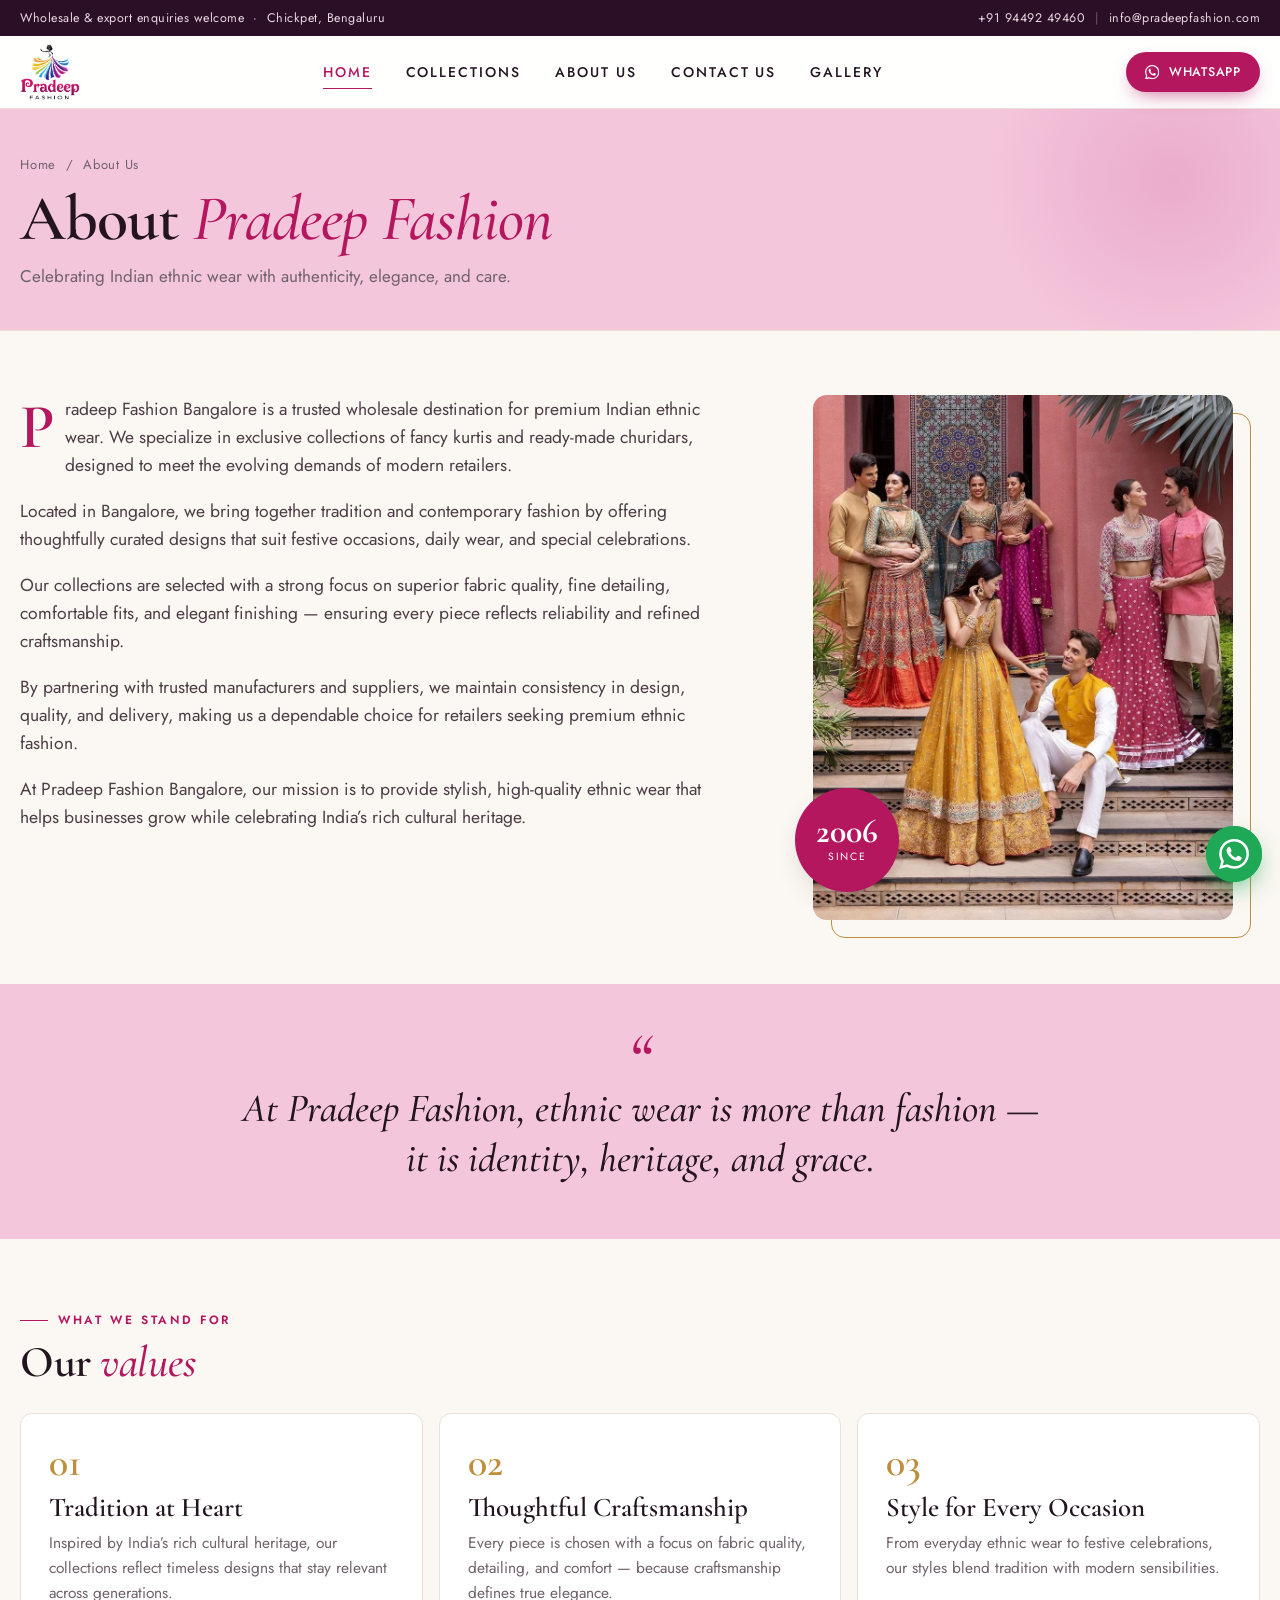
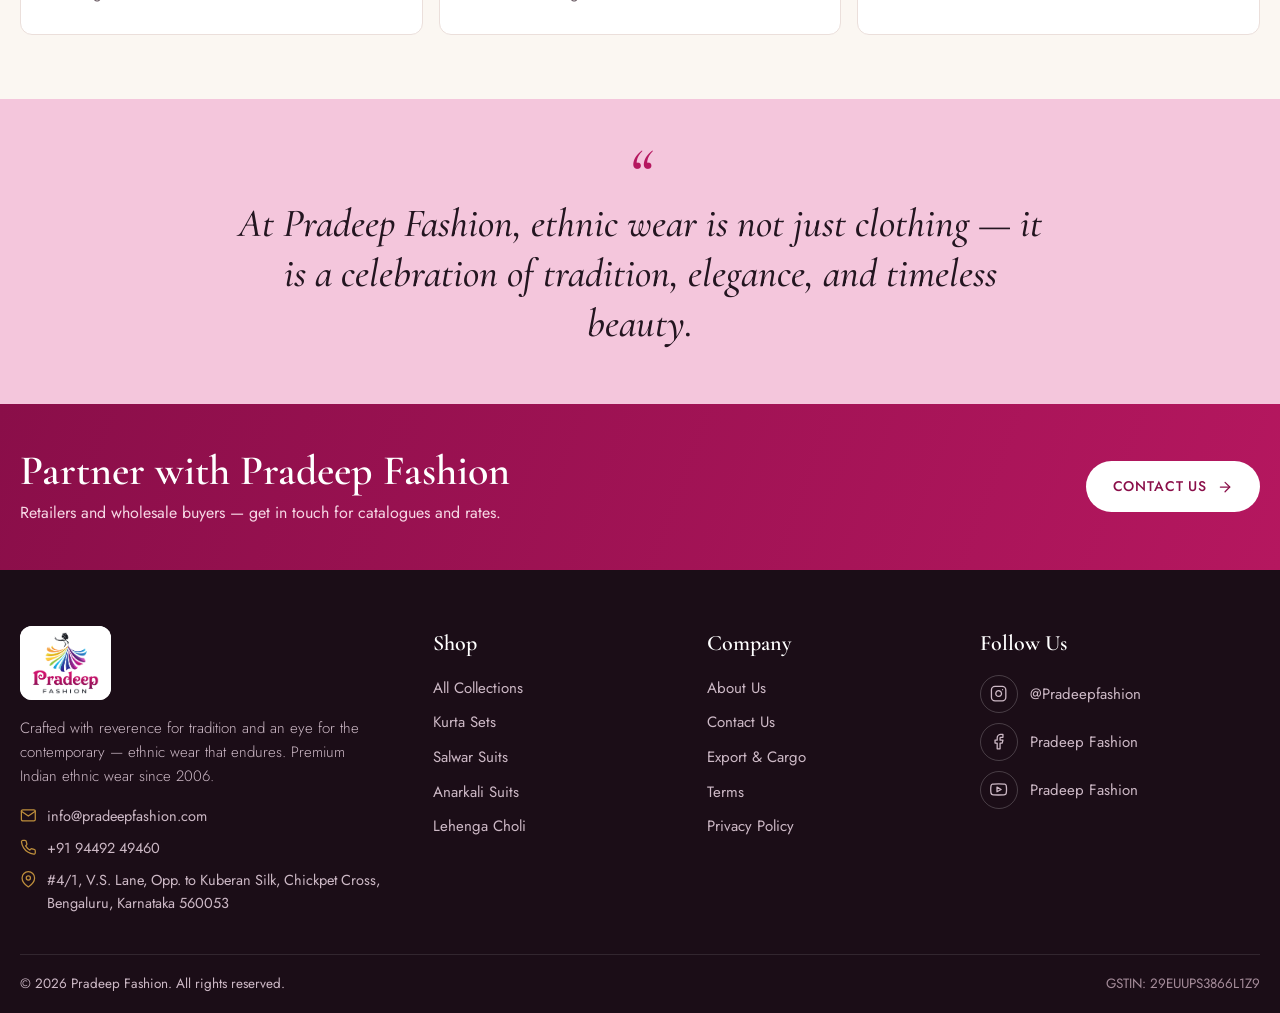
<file: about.html>
<!DOCTYPE html>
<html lang="en">
<head>
<meta charset="UTF-8">
<meta name="viewport" content="width=device-width, initial-scale=1">
<title>About Us — Pradeep Fashion</title>
<meta name="description" content="About Pradeep Fashion Bangalore — a trusted wholesale destination for premium Indian ethnic wear: fancy kurtis and ready-made churidars.">
<meta name="theme-color" content="#2B1024">
<link rel="icon" href="assets/img/logo.png">
<link rel="preconnect" href="https://fonts.googleapis.com">
<link rel="preconnect" href="https://fonts.gstatic.com" crossorigin>
<link href="https://fonts.googleapis.com/css2?family=Cormorant+Garamond:ital,wght@0,500;0,600;0,700;1,500;1,600&family=Jost:wght@300;400;500;600&display=swap" rel="stylesheet">
<link rel="stylesheet" href="css/style.css">
<script>document.documentElement.classList.add("js")</script>
</head>
<body>
<a class="skip-link" href="#main">Skip to content</a>
<div class="topbar">
  <div class="container">
    <span>Wholesale &amp; export enquiries welcome &nbsp;·&nbsp; Chickpet, Bengaluru</span>
    <span class="topbar-right"><a href="tel:+919449249460">+91 94492 49460</a><span class="sep">|</span><a href="mailto:info@pradeepfashion.com">info@pradeepfashion.com</a></span>
  </div>
</div>
<header class="site-header">
  <div class="container nav">
    <a class="brand" href="index.html" aria-label="Pradeep Fashion home"><img src="assets/img/logo.png" alt="Pradeep Fashion" width="60" height="56"></a>
    <nav class="nav-links" aria-label="Main">
  <a href="index.html" class="active">Home</a><a href="collections.html">Collections</a><a href="about.html">About Us</a><a href="contact.html">Contact Us</a><a href="gallery.html">Gallery</a>
      <!-- <a href="collections.html">Collections</a><a href="about.html" class="active">About Us</a><a href="contact.html">Contact Us</a> -->
    </nav>
    <div class="nav-cta">
      <a class="btn btn-primary btn-sm" href="https://wa.me/919449249460?text=Hi%20Pradeep%20Fashion%21" target="_blank" rel="noopener"><svg class="icon fill" viewBox="0 0 24 24" aria-hidden="true"><path d="M17.472 14.382c-.297-.149-1.758-.867-2.03-.967-.273-.099-.471-.148-.67.15-.197.297-.767.966-.94 1.164-.173.199-.347.223-.644.075-.297-.15-1.255-.463-2.39-1.475-.883-.788-1.48-1.761-1.653-2.059-.173-.297-.018-.458.13-.606.134-.133.298-.347.446-.52.149-.174.198-.298.298-.497.099-.198.05-.371-.025-.52-.075-.149-.669-1.612-.916-2.207-.242-.579-.487-.5-.669-.51-.173-.008-.371-.01-.57-.01-.198 0-.52.074-.792.372-.272.297-1.04 1.016-1.04 2.479 0 1.462 1.065 2.875 1.213 3.074.149.198 2.096 3.2 5.077 4.487.709.306 1.262.489 1.694.625.712.227 1.36.195 1.871.118.571-.085 1.758-.719 2.006-1.413.248-.694.248-1.289.173-1.413-.074-.124-.272-.198-.57-.347m-5.421 7.403h-.004a9.87 9.87 0 01-5.031-1.378l-.361-.214-3.741.982.998-3.648-.235-.374a9.86 9.86 0 01-1.51-5.26c.001-5.45 4.436-9.884 9.888-9.884 2.64 0 5.122 1.03 6.988 2.898a9.825 9.825 0 012.893 6.994c-.003 5.45-4.437 9.884-9.885 9.884m8.413-18.297A11.815 11.815 0 0012.05 0C5.495 0 .16 5.335.157 11.892c0 2.096.547 4.142 1.588 5.945L.057 24l6.305-1.654a11.882 11.882 0 005.683 1.448h.005c6.554 0 11.89-5.335 11.893-11.893a11.821 11.821 0 00-3.48-8.413z"/></svg> WhatsApp</a>
      <button class="menu-btn" type="button" aria-label="Open menu" aria-expanded="false"><svg class="icon" viewBox="0 0 24 24" aria-hidden="true"><line x1="4" y1="7" x2="20" y2="7"/><line x1="4" y1="12" x2="20" y2="12"/><line x1="4" y1="17" x2="14" y2="17"/></svg></button>
    </div>
  </div>
</header>
<div class="drawer-backdrop"></div>
<aside class="drawer" aria-label="Menu">
  <div class="drawer-head">
    <img src="assets/img/logo.png" alt="Pradeep Fashion">
    <button class="drawer-close" type="button" aria-label="Close menu"><svg class="icon" viewBox="0 0 24 24" aria-hidden="true"><line x1="6" y1="6" x2="18" y2="18"/><line x1="18" y1="6" x2="6" y2="18"/></svg></button>
  </div>
  <nav>
    <a href="index.html">Home</a>
    <a href="collections.html">Collections</a>
    <a href="about.html" class="active">About Us</a>
    <a href="contact.html">Contact Us</a>
    <a href="gallery.html">Gallery</a>
  </nav>
  <a class="btn btn-wa" href="https://wa.me/919449249460?text=Hi%20Pradeep%20Fashion%21" target="_blank" rel="noopener"><svg class="icon fill" viewBox="0 0 24 24" aria-hidden="true"><path d="M17.472 14.382c-.297-.149-1.758-.867-2.03-.967-.273-.099-.471-.148-.67.15-.197.297-.767.966-.94 1.164-.173.199-.347.223-.644.075-.297-.15-1.255-.463-2.39-1.475-.883-.788-1.48-1.761-1.653-2.059-.173-.297-.018-.458.13-.606.134-.133.298-.347.446-.52.149-.174.198-.298.298-.497.099-.198.05-.371-.025-.52-.075-.149-.669-1.612-.916-2.207-.242-.579-.487-.5-.669-.51-.173-.008-.371-.01-.57-.01-.198 0-.52.074-.792.372-.272.297-1.04 1.016-1.04 2.479 0 1.462 1.065 2.875 1.213 3.074.149.198 2.096 3.2 5.077 4.487.709.306 1.262.489 1.694.625.712.227 1.36.195 1.871.118.571-.085 1.758-.719 2.006-1.413.248-.694.248-1.289.173-1.413-.074-.124-.272-.198-.57-.347m-5.421 7.403h-.004a9.87 9.87 0 01-5.031-1.378l-.361-.214-3.741.982.998-3.648-.235-.374a9.86 9.86 0 01-1.51-5.26c.001-5.45 4.436-9.884 9.888-9.884 2.64 0 5.122 1.03 6.988 2.898a9.825 9.825 0 012.893 6.994c-.003 5.45-4.437 9.884-9.885 9.884m8.413-18.297A11.815 11.815 0 0012.05 0C5.495 0 .16 5.335.157 11.892c0 2.096.547 4.142 1.588 5.945L.057 24l6.305-1.654a11.882 11.882 0 005.683 1.448h.005c6.554 0 11.89-5.335 11.893-11.893a11.821 11.821 0 00-3.48-8.413z"/></svg> Chat on WhatsApp</a>
</aside>
<main id="main">
<section class="page-head">
  <div class="container">
    <div class="crumbs"><a href="index.html">Home</a> &nbsp;/&nbsp; About Us</div>
    <h1>About <em>Pradeep Fashion</em></h1>
    <p>Celebrating Indian ethnic wear with authenticity, elegance, and care.</p>
  </div>
</section>

<section class="section">
  <div class="container about-grid">
    <div class="prose reveal">
      <p>Pradeep Fashion Bangalore is a trusted wholesale destination for premium Indian ethnic wear. We specialize in exclusive collections of fancy kurtis and ready-made churidars, designed to meet the evolving demands of modern retailers.</p>
      <p>Located in Bangalore, we bring together tradition and contemporary fashion by offering thoughtfully curated designs that suit festive occasions, daily wear, and special celebrations.</p>
      <p>Our collections are selected with a strong focus on superior fabric quality, fine detailing, comfortable fits, and elegant finishing — ensuring every piece reflects reliability and refined craftsmanship.</p>
      <p>By partnering with trusted manufacturers and suppliers, we maintain consistency in design, quality, and delivery, making us a dependable choice for retailers seeking premium ethnic fashion.</p>
      <p>At Pradeep Fashion Bangalore, our mission is to provide stylish, high-quality ethnic wear that helps businesses grow while celebrating India’s rich cultural heritage.</p>
    </div>
    <div class="about-photo reveal">
      <img src="assets/img/about.jpg" alt="Pradeep Fashion ethnic wear" loading="lazy">
      <div class="badge"><strong>2006</strong><span>Since</span></div>
    </div>
  </div>
</section>

<section class="quote band-blush">
  <div class="container reveal">
    <blockquote>At Pradeep Fashion, ethnic wear is more than fashion — it is identity, heritage, and grace.</blockquote>
  </div>
</section>

<section class="section">
  <div class="container">
    <div class="section-head reveal"><div><span class="eyebrow">What we stand for</span><h2 class="section-title">Our <em>values</em></h2></div></div>
    <div class="values-3">
      <div class="value-card reveal"><b>01</b><h3>Tradition at Heart</h3><p>Inspired by India’s rich cultural heritage, our collections reflect timeless designs that stay relevant across generations.</p></div>
      <div class="value-card reveal"><b>02</b><h3>Thoughtful Craftsmanship</h3><p>Every piece is chosen with a focus on fabric quality, detailing, and comfort — because craftsmanship defines true elegance.</p></div>
      <div class="value-card reveal"><b>03</b><h3>Style for Every Occasion</h3><p>From everyday ethnic wear to festive celebrations, our styles blend tradition with modern sensibilities.</p></div>
    </div>
  </div>
</section>

<section class="quote band-blush">
  <div class="container reveal">
    <blockquote>At Pradeep Fashion, ethnic wear is not just clothing — it is a celebration of tradition, elegance, and timeless beauty.</blockquote>
  </div>
</section>

<section class="cta-band">
  <div class="container">
    <div><h2>Partner with Pradeep Fashion</h2><p>Retailers and wholesale buyers — get in touch for catalogues and rates.</p></div>
    <a class="btn btn-light" href="contact.html">Contact us <svg class="icon" viewBox="0 0 24 24" aria-hidden="true"><line x1="5" y1="12" x2="19" y2="12"/><polyline points="12 5 19 12 12 19"/></svg></a>
  </div>
</section>
</main>
<footer class="site-footer">
  <div class="container">
    <div class="footer-top">
      <div class="footer-brand">
        <img src="assets/img/logo.png" alt="Pradeep Fashion">
        <p>Crafted with reverence for tradition and an eye for the contemporary — ethnic wear that endures. Premium Indian ethnic wear since 2006.</p>
        <ul class="footer-contact">
          <li><svg class="icon" viewBox="0 0 24 24" aria-hidden="true"><path d="M4 4h16c1.1 0 2 .9 2 2v12c0 1.1-.9 2-2 2H4c-1.1 0-2-.9-2-2V6c0-1.1.9-2 2-2z"/><polyline points="22,6 12,13 2,6"/></svg><a href="mailto:info@pradeepfashion.com">info@pradeepfashion.com</a></li>
          <li><svg class="icon" viewBox="0 0 24 24" aria-hidden="true"><path d="M22 16.92v3a2 2 0 0 1-2.18 2 19.79 19.79 0 0 1-8.63-3.07 19.5 19.5 0 0 1-6-6 19.79 19.79 0 0 1-3.07-8.67A2 2 0 0 1 4.11 2h3a2 2 0 0 1 2 1.72 12.84 12.84 0 0 0 .7 2.81 2 2 0 0 1-.45 2.11L8.09 9.91a16 16 0 0 0 6 6l1.27-1.27a2 2 0 0 1 2.11-.45 12.84 12.84 0 0 0 2.81.7A2 2 0 0 1 22 16.92z"/></svg><a href="tel:+919449249460">+91 94492 49460</a></li>
          <li><svg class="icon" viewBox="0 0 24 24" aria-hidden="true"><path d="M21 10c0 7-9 13-9 13s-9-6-9-13a9 9 0 0 1 18 0z"/><circle cx="12" cy="10" r="3"/></svg><span>#4/1, V.S. Lane, Opp. to Kuberan Silk, Chickpet Cross, Bengaluru, Karnataka 560053</span></li>
        </ul>
      </div>
      <div>
        <h4>Shop</h4>
        <ul class="footer-links">
          <li><a href="collections.html">All Collections</a></li>
          <li><a href="collections.html?cat=Kurta%20Sets">Kurta Sets</a></li>
          <li><a href="collections.html?cat=Salwar%20Suits">Salwar Suits</a></li>
          <li><a href="collections.html?cat=Anarkali%20Suits">Anarkali Suits</a></li>
          <li><a href="collections.html?cat=Lehenga%20Choli">Lehenga Choli</a></li>
        </ul>
      </div>
      <div>
        <h4>Company</h4>
        <ul class="footer-links">
          <li><a href="about.html">About Us</a></li>
          <li><a href="contact.html">Contact Us</a></li>
          <li><a href="index.html#export">Export &amp; Cargo</a></li>
          <li><a href="#">Terms</a></li>
          <li><a href="#">Privacy Policy</a></li>
        </ul>
      </div>
      <div>
        <h4>Follow Us</h4>
        <div class="socials">
          <a href="#"><span class="ico"><svg class="icon" viewBox="0 0 24 24" aria-hidden="true"><rect x="2" y="2" width="20" height="20" rx="5" ry="5"/><path d="M16 11.37A4 4 0 1 1 12.63 8 4 4 0 0 1 16 11.37z"/><line x1="17.5" y1="6.5" x2="17.51" y2="6.5"/></svg></span>@Pradeepfashion</a>
          <a href="#"><span class="ico"><svg class="icon" viewBox="0 0 24 24" aria-hidden="true"><path d="M18 2h-3a5 5 0 0 0-5 5v3H7v4h3v8h4v-8h3l1-4h-4V7a1 1 0 0 1 1-1h3z"/></svg></span>Pradeep Fashion</a>
          <a href="#"><span class="ico"><svg class="icon" viewBox="0 0 24 24" aria-hidden="true"><path d="M22.54 6.42a2.78 2.78 0 0 0-1.94-2C18.88 4 12 4 12 4s-6.88 0-8.6.46a2.78 2.78 0 0 0-1.94 2A29 29 0 0 0 1 11.75a29 29 0 0 0 .46 5.33A2.78 2.78 0 0 0 3.4 19c1.72.46 8.6.46 8.6.46s6.88 0 8.6-.46a2.78 2.78 0 0 0 1.94-2 29 29 0 0 0 .46-5.25 29 29 0 0 0-.46-5.33z"/><polygon points="9.75 15.02 15.5 11.75 9.75 8.48 9.75 15.02"/></svg></span>Pradeep Fashion</a>
        </div>
      </div>
    </div>
    <div class="footer-bottom">
      <p>© <span data-year>2026</span> Pradeep Fashion. All rights reserved.</p>
      <p class="gstin">GSTIN: 29EUUPS3866L1Z9</p>
    </div>
  </div>
</footer>
<a class="fab" href="https://wa.me/919449249460?text=Hi%20Pradeep%20Fashion%21" target="_blank" rel="noopener" aria-label="Chat on WhatsApp"><svg class="icon fill" viewBox="0 0 24 24" aria-hidden="true"><path d="M17.472 14.382c-.297-.149-1.758-.867-2.03-.967-.273-.099-.471-.148-.67.15-.197.297-.767.966-.94 1.164-.173.199-.347.223-.644.075-.297-.15-1.255-.463-2.39-1.475-.883-.788-1.48-1.761-1.653-2.059-.173-.297-.018-.458.13-.606.134-.133.298-.347.446-.52.149-.174.198-.298.298-.497.099-.198.05-.371-.025-.52-.075-.149-.669-1.612-.916-2.207-.242-.579-.487-.5-.669-.51-.173-.008-.371-.01-.57-.01-.198 0-.52.074-.792.372-.272.297-1.04 1.016-1.04 2.479 0 1.462 1.065 2.875 1.213 3.074.149.198 2.096 3.2 5.077 4.487.709.306 1.262.489 1.694.625.712.227 1.36.195 1.871.118.571-.085 1.758-.719 2.006-1.413.248-.694.248-1.289.173-1.413-.074-.124-.272-.198-.57-.347m-5.421 7.403h-.004a9.87 9.87 0 01-5.031-1.378l-.361-.214-3.741.982.998-3.648-.235-.374a9.86 9.86 0 01-1.51-5.26c.001-5.45 4.436-9.884 9.888-9.884 2.64 0 5.122 1.03 6.988 2.898a9.825 9.825 0 012.893 6.994c-.003 5.45-4.437 9.884-9.885 9.884m8.413-18.297A11.815 11.815 0 0012.05 0C5.495 0 .16 5.335.157 11.892c0 2.096.547 4.142 1.588 5.945L.057 24l6.305-1.654a11.882 11.882 0 005.683 1.448h.005c6.554 0 11.89-5.335 11.893-11.893a11.821 11.821 0 00-3.48-8.413z"/></svg></a>
<script src="js/main.js"></script>
</body>
</html>
</file>
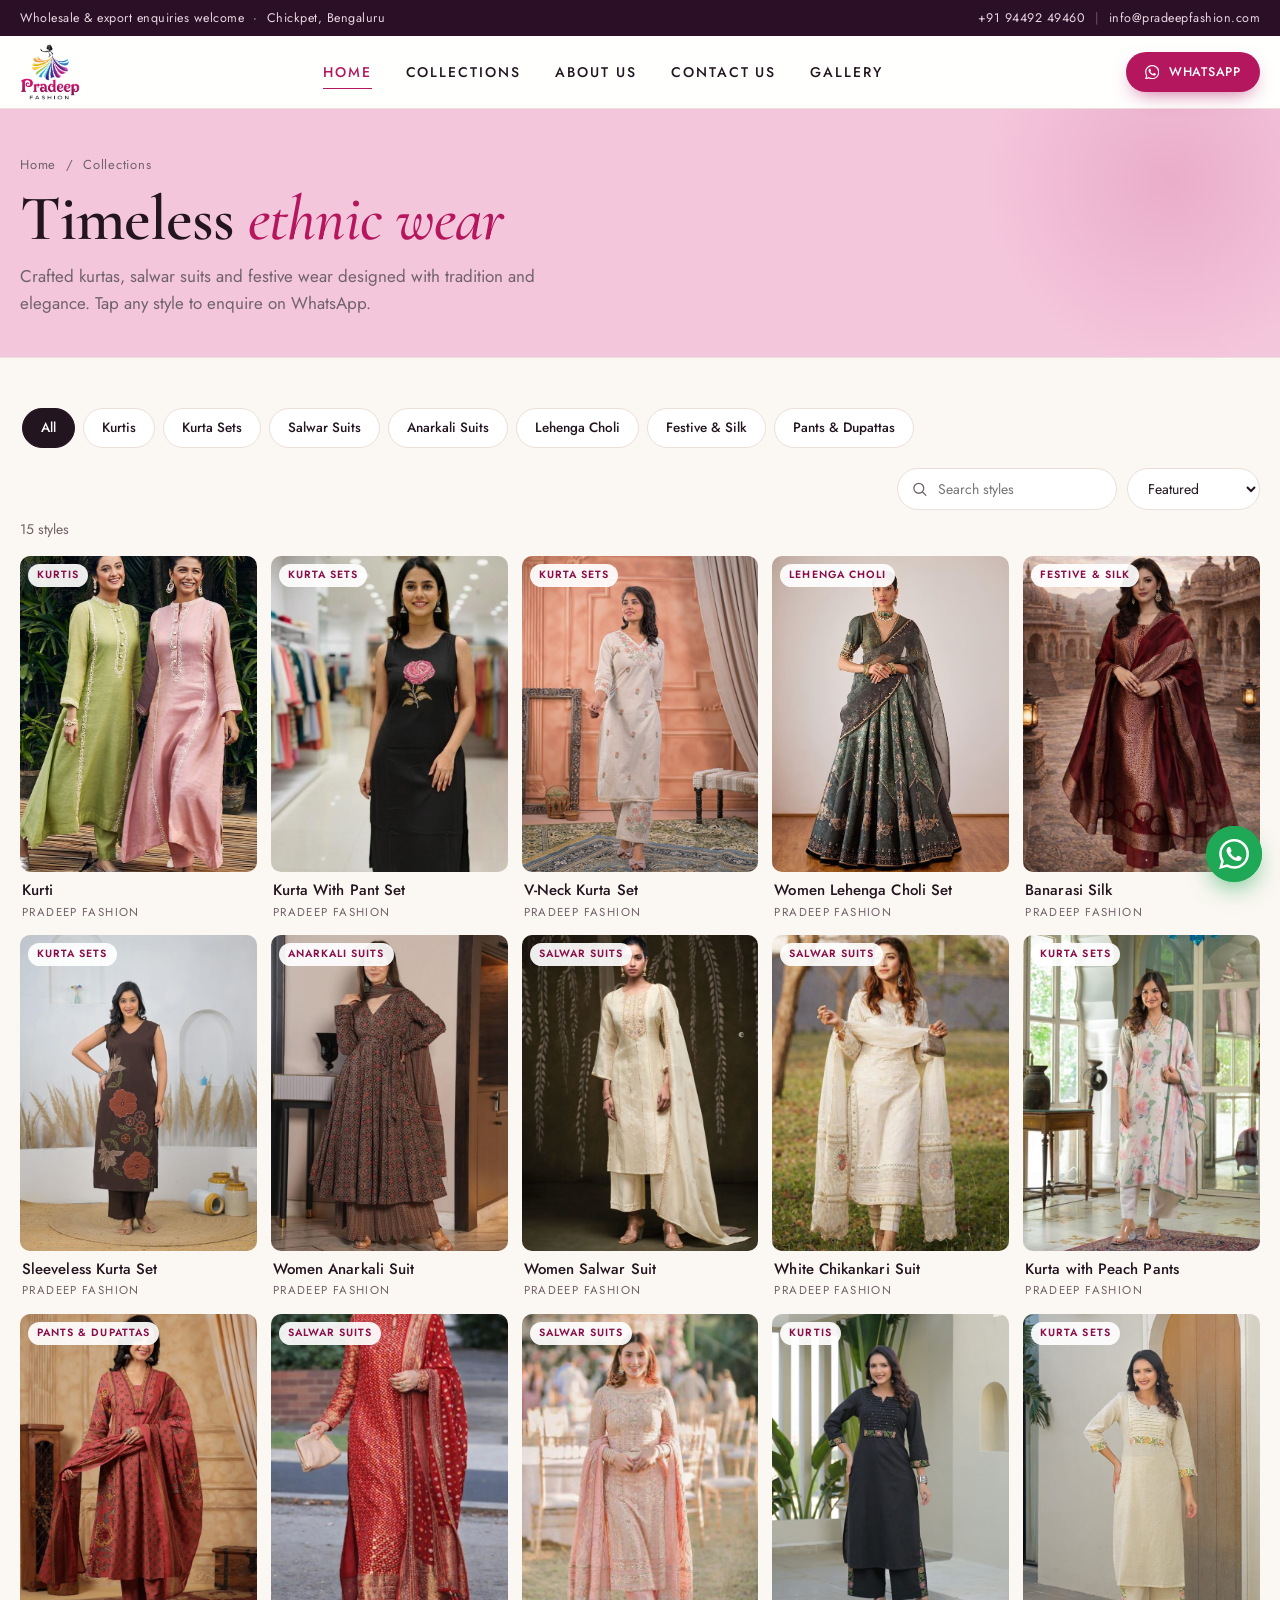
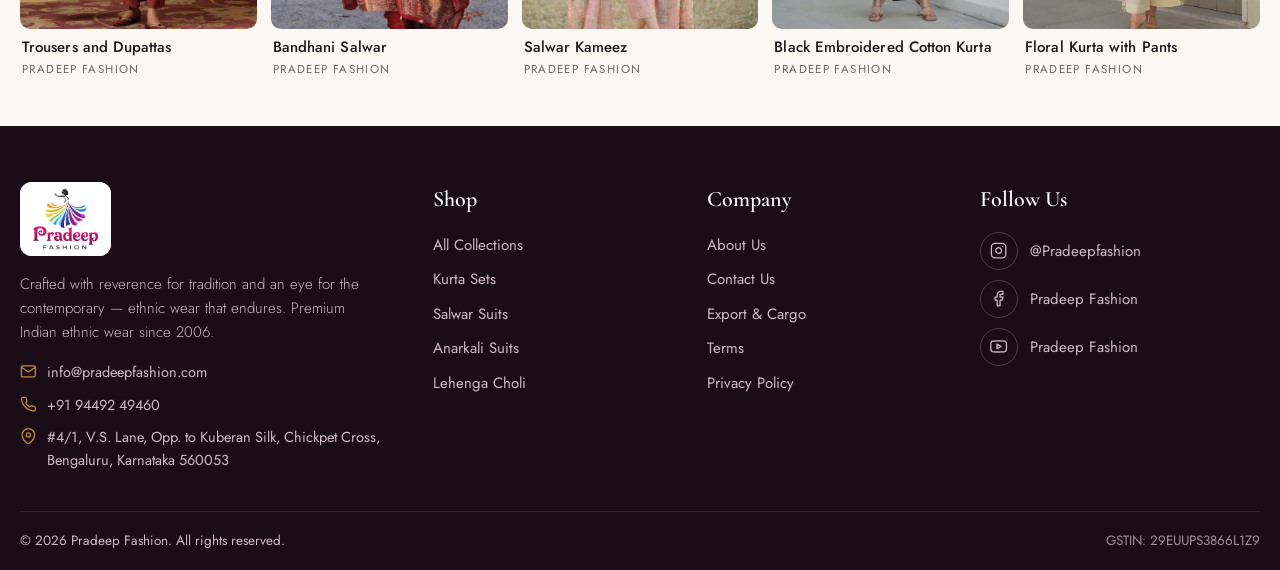
<file: collections.html>
<!DOCTYPE html>
<html lang="en">
<head>
<meta charset="UTF-8">
<meta name="viewport" content="width=device-width, initial-scale=1">
<title>Collections — Pradeep Fashion</title>
<meta name="description" content="Browse kurtis, kurta sets, salwar suits, anarkalis and lehenga choli from Pradeep Fashion, Bengaluru.">
<meta name="theme-color" content="#2B1024">
<link rel="icon" href="assets/img/logo.png">
<link rel="preconnect" href="https://fonts.googleapis.com">
<link rel="preconnect" href="https://fonts.gstatic.com" crossorigin>
<link href="https://fonts.googleapis.com/css2?family=Cormorant+Garamond:ital,wght@0,500;0,600;0,700;1,500;1,600&family=Jost:wght@300;400;500;600&display=swap" rel="stylesheet">
<link rel="stylesheet" href="css/style.css">
<script>document.documentElement.classList.add("js")</script>
</head>
<body>
<a class="skip-link" href="#main">Skip to content</a>
<div class="topbar">
  <div class="container">
    <span>Wholesale &amp; export enquiries welcome &nbsp;·&nbsp; Chickpet, Bengaluru</span>
    <span class="topbar-right"><a href="tel:+919449249460">+91 94492 49460</a><span class="sep">|</span><a href="mailto:info@pradeepfashion.com">info@pradeepfashion.com</a></span>
  </div>
</div>
<header class="site-header">
  <div class="container nav">
    <a class="brand" href="index.html" aria-label="Pradeep Fashion home"><img src="assets/img/logo.png" alt="Pradeep Fashion" width="60" height="56"></a>
    <nav class="nav-links" aria-label="Main">
  <a href="index.html" class="active">Home</a><a href="collections.html">Collections</a><a href="about.html">About Us</a><a href="contact.html">Contact Us</a><a href="gallery.html">Gallery</a>
      <!-- <a href="collections.html" class="active">Collections</a><a href="about.html">About Us</a><a href="contact.html">Contact Us</a> -->
    </nav>
    <div class="nav-cta">
      <a class="btn btn-primary btn-sm" href="https://wa.me/919449249460?text=Hi%20Pradeep%20Fashion%21" target="_blank" rel="noopener"><svg class="icon fill" viewBox="0 0 24 24" aria-hidden="true"><path d="M17.472 14.382c-.297-.149-1.758-.867-2.03-.967-.273-.099-.471-.148-.67.15-.197.297-.767.966-.94 1.164-.173.199-.347.223-.644.075-.297-.15-1.255-.463-2.39-1.475-.883-.788-1.48-1.761-1.653-2.059-.173-.297-.018-.458.13-.606.134-.133.298-.347.446-.52.149-.174.198-.298.298-.497.099-.198.05-.371-.025-.52-.075-.149-.669-1.612-.916-2.207-.242-.579-.487-.5-.669-.51-.173-.008-.371-.01-.57-.01-.198 0-.52.074-.792.372-.272.297-1.04 1.016-1.04 2.479 0 1.462 1.065 2.875 1.213 3.074.149.198 2.096 3.2 5.077 4.487.709.306 1.262.489 1.694.625.712.227 1.36.195 1.871.118.571-.085 1.758-.719 2.006-1.413.248-.694.248-1.289.173-1.413-.074-.124-.272-.198-.57-.347m-5.421 7.403h-.004a9.87 9.87 0 01-5.031-1.378l-.361-.214-3.741.982.998-3.648-.235-.374a9.86 9.86 0 01-1.51-5.26c.001-5.45 4.436-9.884 9.888-9.884 2.64 0 5.122 1.03 6.988 2.898a9.825 9.825 0 012.893 6.994c-.003 5.45-4.437 9.884-9.885 9.884m8.413-18.297A11.815 11.815 0 0012.05 0C5.495 0 .16 5.335.157 11.892c0 2.096.547 4.142 1.588 5.945L.057 24l6.305-1.654a11.882 11.882 0 005.683 1.448h.005c6.554 0 11.89-5.335 11.893-11.893a11.821 11.821 0 00-3.48-8.413z"/></svg> WhatsApp</a>
      <button class="menu-btn" type="button" aria-label="Open menu" aria-expanded="false"><svg class="icon" viewBox="0 0 24 24" aria-hidden="true"><line x1="4" y1="7" x2="20" y2="7"/><line x1="4" y1="12" x2="20" y2="12"/><line x1="4" y1="17" x2="14" y2="17"/></svg></button>
    </div>
  </div>
</header>
<div class="drawer-backdrop"></div>
<aside class="drawer" aria-label="Menu">
  <div class="drawer-head">
    <img src="assets/img/logo.png" alt="Pradeep Fashion">
    <button class="drawer-close" type="button" aria-label="Close menu"><svg class="icon" viewBox="0 0 24 24" aria-hidden="true"><line x1="6" y1="6" x2="18" y2="18"/><line x1="18" y1="6" x2="6" y2="18"/></svg></button>
  </div>
  <nav>
    <a href="index.html">Home</a>
    <a href="collections.html" class="active">Collections</a>
    <a href="about.html">About Us</a>
    <a href="contact.html">Contact Us</a>
    <a href="gallery.html">Gallery</a>
  </nav>
  <a class="btn btn-wa" href="https://wa.me/919449249460?text=Hi%20Pradeep%20Fashion%21" target="_blank" rel="noopener"><svg class="icon fill" viewBox="0 0 24 24" aria-hidden="true"><path d="M17.472 14.382c-.297-.149-1.758-.867-2.03-.967-.273-.099-.471-.148-.67.15-.197.297-.767.966-.94 1.164-.173.199-.347.223-.644.075-.297-.15-1.255-.463-2.39-1.475-.883-.788-1.48-1.761-1.653-2.059-.173-.297-.018-.458.13-.606.134-.133.298-.347.446-.52.149-.174.198-.298.298-.497.099-.198.05-.371-.025-.52-.075-.149-.669-1.612-.916-2.207-.242-.579-.487-.5-.669-.51-.173-.008-.371-.01-.57-.01-.198 0-.52.074-.792.372-.272.297-1.04 1.016-1.04 2.479 0 1.462 1.065 2.875 1.213 3.074.149.198 2.096 3.2 5.077 4.487.709.306 1.262.489 1.694.625.712.227 1.36.195 1.871.118.571-.085 1.758-.719 2.006-1.413.248-.694.248-1.289.173-1.413-.074-.124-.272-.198-.57-.347m-5.421 7.403h-.004a9.87 9.87 0 01-5.031-1.378l-.361-.214-3.741.982.998-3.648-.235-.374a9.86 9.86 0 01-1.51-5.26c.001-5.45 4.436-9.884 9.888-9.884 2.64 0 5.122 1.03 6.988 2.898a9.825 9.825 0 012.893 6.994c-.003 5.45-4.437 9.884-9.885 9.884m8.413-18.297A11.815 11.815 0 0012.05 0C5.495 0 .16 5.335.157 11.892c0 2.096.547 4.142 1.588 5.945L.057 24l6.305-1.654a11.882 11.882 0 005.683 1.448h.005c6.554 0 11.89-5.335 11.893-11.893a11.821 11.821 0 00-3.48-8.413z"/></svg> Chat on WhatsApp</a>
</aside>
<main id="main">
<section class="page-head">
  <div class="container">
    <div class="crumbs"><a href="index.html">Home</a> &nbsp;/&nbsp; Collections</div>
    <h1>Timeless <em>ethnic wear</em></h1>
    <p>Crafted kurtas, salwar suits and festive wear designed with tradition and elegance. Tap any style to enquire on WhatsApp.</p>
  </div>
</section>

<section class="section-tight">
  <div class="container">
    <div class="toolbar">
      <div class="chips" role="group" aria-label="Filter by category">
<button class="chip active" type="button" data-cat="All" aria-pressed="true">All</button>
<button class="chip" type="button" data-cat="Kurtis" aria-pressed="false">Kurtis</button>
<button class="chip" type="button" data-cat="Kurta Sets" aria-pressed="false">Kurta Sets</button>
<button class="chip" type="button" data-cat="Salwar Suits" aria-pressed="false">Salwar Suits</button>
<button class="chip" type="button" data-cat="Anarkali Suits" aria-pressed="false">Anarkali Suits</button>
<button class="chip" type="button" data-cat="Lehenga Choli" aria-pressed="false">Lehenga Choli</button>
<button class="chip" type="button" data-cat="Festive & Silk" aria-pressed="false">Festive & Silk</button>
<button class="chip" type="button" data-cat="Pants & Dupattas" aria-pressed="false">Pants & Dupattas</button>
      </div>
      <div class="tools">
        <label class="search"><span class="sr" hidden>Search</span><svg class="icon" viewBox="0 0 24 24" aria-hidden="true"><circle cx="11" cy="11" r="7"/><line x1="21" y1="21" x2="16.65" y2="16.65"/></svg><input id="search" type="search" placeholder="Search styles" autocomplete="off"></label>
        <select id="sort" class="select" aria-label="Sort">
          <option value="default">Featured</option>
          <option value="az">Name: A – Z</option>
          <option value="za">Name: Z – A</option>
        </select>
      </div>
    </div>
    <p class="result-count" id="result-count"></p>
    <div class="product-grid" data-product-grid>
<a class="product-card" href="https://wa.me/919449249460?text=Hi%20Pradeep%20Fashion%21%20%F0%9F%91%8B%20I%27m%20interested%20in%20the%20%2AKurti%2A.%20Could%20you%20please%20share%20more%20details%2C%20pricing%2C%20and%20availability%3F" target="_blank" rel="noopener" data-name="Kurti" data-cat="Kurtis" data-order="0" aria-label="Enquire about Kurti on WhatsApp">
  <div class="product-media">
    <img src="assets/img/products/kurti.jpg" alt="Kurti" loading="lazy" width="640" height="853">
    <span class="product-tag">Kurtis</span>
    <span class="product-wa"><svg class="icon fill" viewBox="0 0 24 24" aria-hidden="true"><path d="M17.472 14.382c-.297-.149-1.758-.867-2.03-.967-.273-.099-.471-.148-.67.15-.197.297-.767.966-.94 1.164-.173.199-.347.223-.644.075-.297-.15-1.255-.463-2.39-1.475-.883-.788-1.48-1.761-1.653-2.059-.173-.297-.018-.458.13-.606.134-.133.298-.347.446-.52.149-.174.198-.298.298-.497.099-.198.05-.371-.025-.52-.075-.149-.669-1.612-.916-2.207-.242-.579-.487-.5-.669-.51-.173-.008-.371-.01-.57-.01-.198 0-.52.074-.792.372-.272.297-1.04 1.016-1.04 2.479 0 1.462 1.065 2.875 1.213 3.074.149.198 2.096 3.2 5.077 4.487.709.306 1.262.489 1.694.625.712.227 1.36.195 1.871.118.571-.085 1.758-.719 2.006-1.413.248-.694.248-1.289.173-1.413-.074-.124-.272-.198-.57-.347m-5.421 7.403h-.004a9.87 9.87 0 01-5.031-1.378l-.361-.214-3.741.982.998-3.648-.235-.374a9.86 9.86 0 01-1.51-5.26c.001-5.45 4.436-9.884 9.888-9.884 2.64 0 5.122 1.03 6.988 2.898a9.825 9.825 0 012.893 6.994c-.003 5.45-4.437 9.884-9.885 9.884m8.413-18.297A11.815 11.815 0 0012.05 0C5.495 0 .16 5.335.157 11.892c0 2.096.547 4.142 1.588 5.945L.057 24l6.305-1.654a11.882 11.882 0 005.683 1.448h.005c6.554 0 11.89-5.335 11.893-11.893a11.821 11.821 0 00-3.48-8.413z"/></svg> Enquire on WhatsApp</span>
  </div>
  <div class="product-info"><h3>Kurti</h3><p>Pradeep Fashion</p></div>
</a>
<a class="product-card" href="https://wa.me/919449249460?text=Hi%20Pradeep%20Fashion%21%20%F0%9F%91%8B%20I%27m%20interested%20in%20the%20%2AKurta%20With%20Pant%20Set%2A.%20Could%20you%20please%20share%20more%20details%2C%20pricing%2C%20and%20availability%3F" target="_blank" rel="noopener" data-name="Kurta With Pant Set" data-cat="Kurta Sets" data-order="1" aria-label="Enquire about Kurta With Pant Set on WhatsApp">
  <div class="product-media">
    <img src="assets/img/products/kurta-pant-set.jpg" alt="Kurta With Pant Set" loading="lazy" width="640" height="853">
    <span class="product-tag">Kurta Sets</span>
    <span class="product-wa"><svg class="icon fill" viewBox="0 0 24 24" aria-hidden="true"><path d="M17.472 14.382c-.297-.149-1.758-.867-2.03-.967-.273-.099-.471-.148-.67.15-.197.297-.767.966-.94 1.164-.173.199-.347.223-.644.075-.297-.15-1.255-.463-2.39-1.475-.883-.788-1.48-1.761-1.653-2.059-.173-.297-.018-.458.13-.606.134-.133.298-.347.446-.52.149-.174.198-.298.298-.497.099-.198.05-.371-.025-.52-.075-.149-.669-1.612-.916-2.207-.242-.579-.487-.5-.669-.51-.173-.008-.371-.01-.57-.01-.198 0-.52.074-.792.372-.272.297-1.04 1.016-1.04 2.479 0 1.462 1.065 2.875 1.213 3.074.149.198 2.096 3.2 5.077 4.487.709.306 1.262.489 1.694.625.712.227 1.36.195 1.871.118.571-.085 1.758-.719 2.006-1.413.248-.694.248-1.289.173-1.413-.074-.124-.272-.198-.57-.347m-5.421 7.403h-.004a9.87 9.87 0 01-5.031-1.378l-.361-.214-3.741.982.998-3.648-.235-.374a9.86 9.86 0 01-1.51-5.26c.001-5.45 4.436-9.884 9.888-9.884 2.64 0 5.122 1.03 6.988 2.898a9.825 9.825 0 012.893 6.994c-.003 5.45-4.437 9.884-9.885 9.884m8.413-18.297A11.815 11.815 0 0012.05 0C5.495 0 .16 5.335.157 11.892c0 2.096.547 4.142 1.588 5.945L.057 24l6.305-1.654a11.882 11.882 0 005.683 1.448h.005c6.554 0 11.89-5.335 11.893-11.893a11.821 11.821 0 00-3.48-8.413z"/></svg> Enquire on WhatsApp</span>
  </div>
  <div class="product-info"><h3>Kurta With Pant Set</h3><p>Pradeep Fashion</p></div>
</a>
<a class="product-card" href="https://wa.me/919449249460?text=Hi%20Pradeep%20Fashion%21%20%F0%9F%91%8B%20I%27m%20interested%20in%20the%20%2AV-Neck%20Kurta%20Set%2A.%20Could%20you%20please%20share%20more%20details%2C%20pricing%2C%20and%20availability%3F" target="_blank" rel="noopener" data-name="V-Neck Kurta Set" data-cat="Kurta Sets" data-order="2" aria-label="Enquire about V-Neck Kurta Set on WhatsApp">
  <div class="product-media">
    <img src="assets/img/products/vneck-kurta-set.jpg" alt="V-Neck Kurta Set" loading="lazy" width="640" height="853">
    <span class="product-tag">Kurta Sets</span>
    <span class="product-wa"><svg class="icon fill" viewBox="0 0 24 24" aria-hidden="true"><path d="M17.472 14.382c-.297-.149-1.758-.867-2.03-.967-.273-.099-.471-.148-.67.15-.197.297-.767.966-.94 1.164-.173.199-.347.223-.644.075-.297-.15-1.255-.463-2.39-1.475-.883-.788-1.48-1.761-1.653-2.059-.173-.297-.018-.458.13-.606.134-.133.298-.347.446-.52.149-.174.198-.298.298-.497.099-.198.05-.371-.025-.52-.075-.149-.669-1.612-.916-2.207-.242-.579-.487-.5-.669-.51-.173-.008-.371-.01-.57-.01-.198 0-.52.074-.792.372-.272.297-1.04 1.016-1.04 2.479 0 1.462 1.065 2.875 1.213 3.074.149.198 2.096 3.2 5.077 4.487.709.306 1.262.489 1.694.625.712.227 1.36.195 1.871.118.571-.085 1.758-.719 2.006-1.413.248-.694.248-1.289.173-1.413-.074-.124-.272-.198-.57-.347m-5.421 7.403h-.004a9.87 9.87 0 01-5.031-1.378l-.361-.214-3.741.982.998-3.648-.235-.374a9.86 9.86 0 01-1.51-5.26c.001-5.45 4.436-9.884 9.888-9.884 2.64 0 5.122 1.03 6.988 2.898a9.825 9.825 0 012.893 6.994c-.003 5.45-4.437 9.884-9.885 9.884m8.413-18.297A11.815 11.815 0 0012.05 0C5.495 0 .16 5.335.157 11.892c0 2.096.547 4.142 1.588 5.945L.057 24l6.305-1.654a11.882 11.882 0 005.683 1.448h.005c6.554 0 11.89-5.335 11.893-11.893a11.821 11.821 0 00-3.48-8.413z"/></svg> Enquire on WhatsApp</span>
  </div>
  <div class="product-info"><h3>V-Neck Kurta Set</h3><p>Pradeep Fashion</p></div>
</a>
<a class="product-card" href="https://wa.me/919449249460?text=Hi%20Pradeep%20Fashion%21%20%F0%9F%91%8B%20I%27m%20interested%20in%20the%20%2AWomen%20Lehenga%20Choli%20Set%2A.%20Could%20you%20please%20share%20more%20details%2C%20pricing%2C%20and%20availability%3F" target="_blank" rel="noopener" data-name="Women Lehenga Choli Set" data-cat="Lehenga Choli" data-order="3" aria-label="Enquire about Women Lehenga Choli Set on WhatsApp">
  <div class="product-media">
    <img src="assets/img/products/lehenga-choli.jpg" alt="Women Lehenga Choli Set" loading="lazy" width="640" height="853">
    <span class="product-tag">Lehenga Choli</span>
    <span class="product-wa"><svg class="icon fill" viewBox="0 0 24 24" aria-hidden="true"><path d="M17.472 14.382c-.297-.149-1.758-.867-2.03-.967-.273-.099-.471-.148-.67.15-.197.297-.767.966-.94 1.164-.173.199-.347.223-.644.075-.297-.15-1.255-.463-2.39-1.475-.883-.788-1.48-1.761-1.653-2.059-.173-.297-.018-.458.13-.606.134-.133.298-.347.446-.52.149-.174.198-.298.298-.497.099-.198.05-.371-.025-.52-.075-.149-.669-1.612-.916-2.207-.242-.579-.487-.5-.669-.51-.173-.008-.371-.01-.57-.01-.198 0-.52.074-.792.372-.272.297-1.04 1.016-1.04 2.479 0 1.462 1.065 2.875 1.213 3.074.149.198 2.096 3.2 5.077 4.487.709.306 1.262.489 1.694.625.712.227 1.36.195 1.871.118.571-.085 1.758-.719 2.006-1.413.248-.694.248-1.289.173-1.413-.074-.124-.272-.198-.57-.347m-5.421 7.403h-.004a9.87 9.87 0 01-5.031-1.378l-.361-.214-3.741.982.998-3.648-.235-.374a9.86 9.86 0 01-1.51-5.26c.001-5.45 4.436-9.884 9.888-9.884 2.64 0 5.122 1.03 6.988 2.898a9.825 9.825 0 012.893 6.994c-.003 5.45-4.437 9.884-9.885 9.884m8.413-18.297A11.815 11.815 0 0012.05 0C5.495 0 .16 5.335.157 11.892c0 2.096.547 4.142 1.588 5.945L.057 24l6.305-1.654a11.882 11.882 0 005.683 1.448h.005c6.554 0 11.89-5.335 11.893-11.893a11.821 11.821 0 00-3.48-8.413z"/></svg> Enquire on WhatsApp</span>
  </div>
  <div class="product-info"><h3>Women Lehenga Choli Set</h3><p>Pradeep Fashion</p></div>
</a>
<a class="product-card" href="https://wa.me/919449249460?text=Hi%20Pradeep%20Fashion%21%20%F0%9F%91%8B%20I%27m%20interested%20in%20the%20%2ABanarasi%20Silk%2A.%20Could%20you%20please%20share%20more%20details%2C%20pricing%2C%20and%20availability%3F" target="_blank" rel="noopener" data-name="Banarasi Silk" data-cat="Festive & Silk" data-order="4" aria-label="Enquire about Banarasi Silk on WhatsApp">
  <div class="product-media">
    <img src="assets/img/products/banarasi-silk.jpg" alt="Banarasi Silk" loading="lazy" width="640" height="853">
    <span class="product-tag">Festive & Silk</span>
    <span class="product-wa"><svg class="icon fill" viewBox="0 0 24 24" aria-hidden="true"><path d="M17.472 14.382c-.297-.149-1.758-.867-2.03-.967-.273-.099-.471-.148-.67.15-.197.297-.767.966-.94 1.164-.173.199-.347.223-.644.075-.297-.15-1.255-.463-2.39-1.475-.883-.788-1.48-1.761-1.653-2.059-.173-.297-.018-.458.13-.606.134-.133.298-.347.446-.52.149-.174.198-.298.298-.497.099-.198.05-.371-.025-.52-.075-.149-.669-1.612-.916-2.207-.242-.579-.487-.5-.669-.51-.173-.008-.371-.01-.57-.01-.198 0-.52.074-.792.372-.272.297-1.04 1.016-1.04 2.479 0 1.462 1.065 2.875 1.213 3.074.149.198 2.096 3.2 5.077 4.487.709.306 1.262.489 1.694.625.712.227 1.36.195 1.871.118.571-.085 1.758-.719 2.006-1.413.248-.694.248-1.289.173-1.413-.074-.124-.272-.198-.57-.347m-5.421 7.403h-.004a9.87 9.87 0 01-5.031-1.378l-.361-.214-3.741.982.998-3.648-.235-.374a9.86 9.86 0 01-1.51-5.26c.001-5.45 4.436-9.884 9.888-9.884 2.64 0 5.122 1.03 6.988 2.898a9.825 9.825 0 012.893 6.994c-.003 5.45-4.437 9.884-9.885 9.884m8.413-18.297A11.815 11.815 0 0012.05 0C5.495 0 .16 5.335.157 11.892c0 2.096.547 4.142 1.588 5.945L.057 24l6.305-1.654a11.882 11.882 0 005.683 1.448h.005c6.554 0 11.89-5.335 11.893-11.893a11.821 11.821 0 00-3.48-8.413z"/></svg> Enquire on WhatsApp</span>
  </div>
  <div class="product-info"><h3>Banarasi Silk</h3><p>Pradeep Fashion</p></div>
</a>
<a class="product-card" href="https://wa.me/919449249460?text=Hi%20Pradeep%20Fashion%21%20%F0%9F%91%8B%20I%27m%20interested%20in%20the%20%2ASleeveless%20Kurta%20Set%2A.%20Could%20you%20please%20share%20more%20details%2C%20pricing%2C%20and%20availability%3F" target="_blank" rel="noopener" data-name="Sleeveless Kurta Set" data-cat="Kurta Sets" data-order="5" aria-label="Enquire about Sleeveless Kurta Set on WhatsApp">
  <div class="product-media">
    <img src="assets/img/products/sleeveless-kurta-set.jpg" alt="Sleeveless Kurta Set" loading="lazy" width="640" height="853">
    <span class="product-tag">Kurta Sets</span>
    <span class="product-wa"><svg class="icon fill" viewBox="0 0 24 24" aria-hidden="true"><path d="M17.472 14.382c-.297-.149-1.758-.867-2.03-.967-.273-.099-.471-.148-.67.15-.197.297-.767.966-.94 1.164-.173.199-.347.223-.644.075-.297-.15-1.255-.463-2.39-1.475-.883-.788-1.48-1.761-1.653-2.059-.173-.297-.018-.458.13-.606.134-.133.298-.347.446-.52.149-.174.198-.298.298-.497.099-.198.05-.371-.025-.52-.075-.149-.669-1.612-.916-2.207-.242-.579-.487-.5-.669-.51-.173-.008-.371-.01-.57-.01-.198 0-.52.074-.792.372-.272.297-1.04 1.016-1.04 2.479 0 1.462 1.065 2.875 1.213 3.074.149.198 2.096 3.2 5.077 4.487.709.306 1.262.489 1.694.625.712.227 1.36.195 1.871.118.571-.085 1.758-.719 2.006-1.413.248-.694.248-1.289.173-1.413-.074-.124-.272-.198-.57-.347m-5.421 7.403h-.004a9.87 9.87 0 01-5.031-1.378l-.361-.214-3.741.982.998-3.648-.235-.374a9.86 9.86 0 01-1.51-5.26c.001-5.45 4.436-9.884 9.888-9.884 2.64 0 5.122 1.03 6.988 2.898a9.825 9.825 0 012.893 6.994c-.003 5.45-4.437 9.884-9.885 9.884m8.413-18.297A11.815 11.815 0 0012.05 0C5.495 0 .16 5.335.157 11.892c0 2.096.547 4.142 1.588 5.945L.057 24l6.305-1.654a11.882 11.882 0 005.683 1.448h.005c6.554 0 11.89-5.335 11.893-11.893a11.821 11.821 0 00-3.48-8.413z"/></svg> Enquire on WhatsApp</span>
  </div>
  <div class="product-info"><h3>Sleeveless Kurta Set</h3><p>Pradeep Fashion</p></div>
</a>
<a class="product-card" href="https://wa.me/919449249460?text=Hi%20Pradeep%20Fashion%21%20%F0%9F%91%8B%20I%27m%20interested%20in%20the%20%2AWomen%20Anarkali%20Suit%2A.%20Could%20you%20please%20share%20more%20details%2C%20pricing%2C%20and%20availability%3F" target="_blank" rel="noopener" data-name="Women Anarkali Suit" data-cat="Anarkali Suits" data-order="6" aria-label="Enquire about Women Anarkali Suit on WhatsApp">
  <div class="product-media">
    <img src="assets/img/products/anarkali-suit.jpg" alt="Women Anarkali Suit" loading="lazy" width="640" height="853">
    <span class="product-tag">Anarkali Suits</span>
    <span class="product-wa"><svg class="icon fill" viewBox="0 0 24 24" aria-hidden="true"><path d="M17.472 14.382c-.297-.149-1.758-.867-2.03-.967-.273-.099-.471-.148-.67.15-.197.297-.767.966-.94 1.164-.173.199-.347.223-.644.075-.297-.15-1.255-.463-2.39-1.475-.883-.788-1.48-1.761-1.653-2.059-.173-.297-.018-.458.13-.606.134-.133.298-.347.446-.52.149-.174.198-.298.298-.497.099-.198.05-.371-.025-.52-.075-.149-.669-1.612-.916-2.207-.242-.579-.487-.5-.669-.51-.173-.008-.371-.01-.57-.01-.198 0-.52.074-.792.372-.272.297-1.04 1.016-1.04 2.479 0 1.462 1.065 2.875 1.213 3.074.149.198 2.096 3.2 5.077 4.487.709.306 1.262.489 1.694.625.712.227 1.36.195 1.871.118.571-.085 1.758-.719 2.006-1.413.248-.694.248-1.289.173-1.413-.074-.124-.272-.198-.57-.347m-5.421 7.403h-.004a9.87 9.87 0 01-5.031-1.378l-.361-.214-3.741.982.998-3.648-.235-.374a9.86 9.86 0 01-1.51-5.26c.001-5.45 4.436-9.884 9.888-9.884 2.64 0 5.122 1.03 6.988 2.898a9.825 9.825 0 012.893 6.994c-.003 5.45-4.437 9.884-9.885 9.884m8.413-18.297A11.815 11.815 0 0012.05 0C5.495 0 .16 5.335.157 11.892c0 2.096.547 4.142 1.588 5.945L.057 24l6.305-1.654a11.882 11.882 0 005.683 1.448h.005c6.554 0 11.89-5.335 11.893-11.893a11.821 11.821 0 00-3.48-8.413z"/></svg> Enquire on WhatsApp</span>
  </div>
  <div class="product-info"><h3>Women Anarkali Suit</h3><p>Pradeep Fashion</p></div>
</a>
<a class="product-card" href="https://wa.me/919449249460?text=Hi%20Pradeep%20Fashion%21%20%F0%9F%91%8B%20I%27m%20interested%20in%20the%20%2AWomen%20Salwar%20Suit%2A.%20Could%20you%20please%20share%20more%20details%2C%20pricing%2C%20and%20availability%3F" target="_blank" rel="noopener" data-name="Women Salwar Suit" data-cat="Salwar Suits" data-order="7" aria-label="Enquire about Women Salwar Suit on WhatsApp">
  <div class="product-media">
    <img src="assets/img/products/salwar-suit.jpg" alt="Women Salwar Suit" loading="lazy" width="640" height="853">
    <span class="product-tag">Salwar Suits</span>
    <span class="product-wa"><svg class="icon fill" viewBox="0 0 24 24" aria-hidden="true"><path d="M17.472 14.382c-.297-.149-1.758-.867-2.03-.967-.273-.099-.471-.148-.67.15-.197.297-.767.966-.94 1.164-.173.199-.347.223-.644.075-.297-.15-1.255-.463-2.39-1.475-.883-.788-1.48-1.761-1.653-2.059-.173-.297-.018-.458.13-.606.134-.133.298-.347.446-.52.149-.174.198-.298.298-.497.099-.198.05-.371-.025-.52-.075-.149-.669-1.612-.916-2.207-.242-.579-.487-.5-.669-.51-.173-.008-.371-.01-.57-.01-.198 0-.52.074-.792.372-.272.297-1.04 1.016-1.04 2.479 0 1.462 1.065 2.875 1.213 3.074.149.198 2.096 3.2 5.077 4.487.709.306 1.262.489 1.694.625.712.227 1.36.195 1.871.118.571-.085 1.758-.719 2.006-1.413.248-.694.248-1.289.173-1.413-.074-.124-.272-.198-.57-.347m-5.421 7.403h-.004a9.87 9.87 0 01-5.031-1.378l-.361-.214-3.741.982.998-3.648-.235-.374a9.86 9.86 0 01-1.51-5.26c.001-5.45 4.436-9.884 9.888-9.884 2.64 0 5.122 1.03 6.988 2.898a9.825 9.825 0 012.893 6.994c-.003 5.45-4.437 9.884-9.885 9.884m8.413-18.297A11.815 11.815 0 0012.05 0C5.495 0 .16 5.335.157 11.892c0 2.096.547 4.142 1.588 5.945L.057 24l6.305-1.654a11.882 11.882 0 005.683 1.448h.005c6.554 0 11.89-5.335 11.893-11.893a11.821 11.821 0 00-3.48-8.413z"/></svg> Enquire on WhatsApp</span>
  </div>
  <div class="product-info"><h3>Women Salwar Suit</h3><p>Pradeep Fashion</p></div>
</a>
<a class="product-card" href="https://wa.me/919449249460?text=Hi%20Pradeep%20Fashion%21%20%F0%9F%91%8B%20I%27m%20interested%20in%20the%20%2AWhite%20Chikankari%20Suit%2A.%20Could%20you%20please%20share%20more%20details%2C%20pricing%2C%20and%20availability%3F" target="_blank" rel="noopener" data-name="White Chikankari Suit" data-cat="Salwar Suits" data-order="8" aria-label="Enquire about White Chikankari Suit on WhatsApp">
  <div class="product-media">
    <img src="assets/img/products/chikankari-suit.jpg" alt="White Chikankari Suit" loading="lazy" width="640" height="853">
    <span class="product-tag">Salwar Suits</span>
    <span class="product-wa"><svg class="icon fill" viewBox="0 0 24 24" aria-hidden="true"><path d="M17.472 14.382c-.297-.149-1.758-.867-2.03-.967-.273-.099-.471-.148-.67.15-.197.297-.767.966-.94 1.164-.173.199-.347.223-.644.075-.297-.15-1.255-.463-2.39-1.475-.883-.788-1.48-1.761-1.653-2.059-.173-.297-.018-.458.13-.606.134-.133.298-.347.446-.52.149-.174.198-.298.298-.497.099-.198.05-.371-.025-.52-.075-.149-.669-1.612-.916-2.207-.242-.579-.487-.5-.669-.51-.173-.008-.371-.01-.57-.01-.198 0-.52.074-.792.372-.272.297-1.04 1.016-1.04 2.479 0 1.462 1.065 2.875 1.213 3.074.149.198 2.096 3.2 5.077 4.487.709.306 1.262.489 1.694.625.712.227 1.36.195 1.871.118.571-.085 1.758-.719 2.006-1.413.248-.694.248-1.289.173-1.413-.074-.124-.272-.198-.57-.347m-5.421 7.403h-.004a9.87 9.87 0 01-5.031-1.378l-.361-.214-3.741.982.998-3.648-.235-.374a9.86 9.86 0 01-1.51-5.26c.001-5.45 4.436-9.884 9.888-9.884 2.64 0 5.122 1.03 6.988 2.898a9.825 9.825 0 012.893 6.994c-.003 5.45-4.437 9.884-9.885 9.884m8.413-18.297A11.815 11.815 0 0012.05 0C5.495 0 .16 5.335.157 11.892c0 2.096.547 4.142 1.588 5.945L.057 24l6.305-1.654a11.882 11.882 0 005.683 1.448h.005c6.554 0 11.89-5.335 11.893-11.893a11.821 11.821 0 00-3.48-8.413z"/></svg> Enquire on WhatsApp</span>
  </div>
  <div class="product-info"><h3>White Chikankari Suit</h3><p>Pradeep Fashion</p></div>
</a>
<a class="product-card" href="https://wa.me/919449249460?text=Hi%20Pradeep%20Fashion%21%20%F0%9F%91%8B%20I%27m%20interested%20in%20the%20%2AKurta%20with%20Peach%20Pants%2A.%20Could%20you%20please%20share%20more%20details%2C%20pricing%2C%20and%20availability%3F" target="_blank" rel="noopener" data-name="Kurta with Peach Pants" data-cat="Kurta Sets" data-order="9" aria-label="Enquire about Kurta with Peach Pants on WhatsApp">
  <div class="product-media">
    <img src="assets/img/products/peach-pant-kurta.jpg" alt="Kurta with Peach Pants" loading="lazy" width="640" height="853">
    <span class="product-tag">Kurta Sets</span>
    <span class="product-wa"><svg class="icon fill" viewBox="0 0 24 24" aria-hidden="true"><path d="M17.472 14.382c-.297-.149-1.758-.867-2.03-.967-.273-.099-.471-.148-.67.15-.197.297-.767.966-.94 1.164-.173.199-.347.223-.644.075-.297-.15-1.255-.463-2.39-1.475-.883-.788-1.48-1.761-1.653-2.059-.173-.297-.018-.458.13-.606.134-.133.298-.347.446-.52.149-.174.198-.298.298-.497.099-.198.05-.371-.025-.52-.075-.149-.669-1.612-.916-2.207-.242-.579-.487-.5-.669-.51-.173-.008-.371-.01-.57-.01-.198 0-.52.074-.792.372-.272.297-1.04 1.016-1.04 2.479 0 1.462 1.065 2.875 1.213 3.074.149.198 2.096 3.2 5.077 4.487.709.306 1.262.489 1.694.625.712.227 1.36.195 1.871.118.571-.085 1.758-.719 2.006-1.413.248-.694.248-1.289.173-1.413-.074-.124-.272-.198-.57-.347m-5.421 7.403h-.004a9.87 9.87 0 01-5.031-1.378l-.361-.214-3.741.982.998-3.648-.235-.374a9.86 9.86 0 01-1.51-5.26c.001-5.45 4.436-9.884 9.888-9.884 2.64 0 5.122 1.03 6.988 2.898a9.825 9.825 0 012.893 6.994c-.003 5.45-4.437 9.884-9.885 9.884m8.413-18.297A11.815 11.815 0 0012.05 0C5.495 0 .16 5.335.157 11.892c0 2.096.547 4.142 1.588 5.945L.057 24l6.305-1.654a11.882 11.882 0 005.683 1.448h.005c6.554 0 11.89-5.335 11.893-11.893a11.821 11.821 0 00-3.48-8.413z"/></svg> Enquire on WhatsApp</span>
  </div>
  <div class="product-info"><h3>Kurta with Peach Pants</h3><p>Pradeep Fashion</p></div>
</a>
<a class="product-card" href="https://wa.me/919449249460?text=Hi%20Pradeep%20Fashion%21%20%F0%9F%91%8B%20I%27m%20interested%20in%20the%20%2ATrousers%20and%20Dupattas%2A.%20Could%20you%20please%20share%20more%20details%2C%20pricing%2C%20and%20availability%3F" target="_blank" rel="noopener" data-name="Trousers and Dupattas" data-cat="Pants & Dupattas" data-order="10" aria-label="Enquire about Trousers and Dupattas on WhatsApp">
  <div class="product-media">
    <img src="assets/img/products/trousers-dupattas.jpg" alt="Trousers and Dupattas" loading="lazy" width="640" height="853">
    <span class="product-tag">Pants & Dupattas</span>
    <span class="product-wa"><svg class="icon fill" viewBox="0 0 24 24" aria-hidden="true"><path d="M17.472 14.382c-.297-.149-1.758-.867-2.03-.967-.273-.099-.471-.148-.67.15-.197.297-.767.966-.94 1.164-.173.199-.347.223-.644.075-.297-.15-1.255-.463-2.39-1.475-.883-.788-1.48-1.761-1.653-2.059-.173-.297-.018-.458.13-.606.134-.133.298-.347.446-.52.149-.174.198-.298.298-.497.099-.198.05-.371-.025-.52-.075-.149-.669-1.612-.916-2.207-.242-.579-.487-.5-.669-.51-.173-.008-.371-.01-.57-.01-.198 0-.52.074-.792.372-.272.297-1.04 1.016-1.04 2.479 0 1.462 1.065 2.875 1.213 3.074.149.198 2.096 3.2 5.077 4.487.709.306 1.262.489 1.694.625.712.227 1.36.195 1.871.118.571-.085 1.758-.719 2.006-1.413.248-.694.248-1.289.173-1.413-.074-.124-.272-.198-.57-.347m-5.421 7.403h-.004a9.87 9.87 0 01-5.031-1.378l-.361-.214-3.741.982.998-3.648-.235-.374a9.86 9.86 0 01-1.51-5.26c.001-5.45 4.436-9.884 9.888-9.884 2.64 0 5.122 1.03 6.988 2.898a9.825 9.825 0 012.893 6.994c-.003 5.45-4.437 9.884-9.885 9.884m8.413-18.297A11.815 11.815 0 0012.05 0C5.495 0 .16 5.335.157 11.892c0 2.096.547 4.142 1.588 5.945L.057 24l6.305-1.654a11.882 11.882 0 005.683 1.448h.005c6.554 0 11.89-5.335 11.893-11.893a11.821 11.821 0 00-3.48-8.413z"/></svg> Enquire on WhatsApp</span>
  </div>
  <div class="product-info"><h3>Trousers and Dupattas</h3><p>Pradeep Fashion</p></div>
</a>
<a class="product-card" href="https://wa.me/919449249460?text=Hi%20Pradeep%20Fashion%21%20%F0%9F%91%8B%20I%27m%20interested%20in%20the%20%2ABandhani%20Salwar%2A.%20Could%20you%20please%20share%20more%20details%2C%20pricing%2C%20and%20availability%3F" target="_blank" rel="noopener" data-name="Bandhani Salwar" data-cat="Salwar Suits" data-order="11" aria-label="Enquire about Bandhani Salwar on WhatsApp">
  <div class="product-media">
    <img src="assets/img/products/bandhani-salwar.jpg" alt="Bandhani Salwar" loading="lazy" width="640" height="853">
    <span class="product-tag">Salwar Suits</span>
    <span class="product-wa"><svg class="icon fill" viewBox="0 0 24 24" aria-hidden="true"><path d="M17.472 14.382c-.297-.149-1.758-.867-2.03-.967-.273-.099-.471-.148-.67.15-.197.297-.767.966-.94 1.164-.173.199-.347.223-.644.075-.297-.15-1.255-.463-2.39-1.475-.883-.788-1.48-1.761-1.653-2.059-.173-.297-.018-.458.13-.606.134-.133.298-.347.446-.52.149-.174.198-.298.298-.497.099-.198.05-.371-.025-.52-.075-.149-.669-1.612-.916-2.207-.242-.579-.487-.5-.669-.51-.173-.008-.371-.01-.57-.01-.198 0-.52.074-.792.372-.272.297-1.04 1.016-1.04 2.479 0 1.462 1.065 2.875 1.213 3.074.149.198 2.096 3.2 5.077 4.487.709.306 1.262.489 1.694.625.712.227 1.36.195 1.871.118.571-.085 1.758-.719 2.006-1.413.248-.694.248-1.289.173-1.413-.074-.124-.272-.198-.57-.347m-5.421 7.403h-.004a9.87 9.87 0 01-5.031-1.378l-.361-.214-3.741.982.998-3.648-.235-.374a9.86 9.86 0 01-1.51-5.26c.001-5.45 4.436-9.884 9.888-9.884 2.64 0 5.122 1.03 6.988 2.898a9.825 9.825 0 012.893 6.994c-.003 5.45-4.437 9.884-9.885 9.884m8.413-18.297A11.815 11.815 0 0012.05 0C5.495 0 .16 5.335.157 11.892c0 2.096.547 4.142 1.588 5.945L.057 24l6.305-1.654a11.882 11.882 0 005.683 1.448h.005c6.554 0 11.89-5.335 11.893-11.893a11.821 11.821 0 00-3.48-8.413z"/></svg> Enquire on WhatsApp</span>
  </div>
  <div class="product-info"><h3>Bandhani Salwar</h3><p>Pradeep Fashion</p></div>
</a>
<a class="product-card" href="https://wa.me/919449249460?text=Hi%20Pradeep%20Fashion%21%20%F0%9F%91%8B%20I%27m%20interested%20in%20the%20%2ASalwar%20Kameez%2A.%20Could%20you%20please%20share%20more%20details%2C%20pricing%2C%20and%20availability%3F" target="_blank" rel="noopener" data-name="Salwar Kameez" data-cat="Salwar Suits" data-order="12" aria-label="Enquire about Salwar Kameez on WhatsApp">
  <div class="product-media">
    <img src="assets/img/products/salwar-kameez.jpg" alt="Salwar Kameez" loading="lazy" width="640" height="853">
    <span class="product-tag">Salwar Suits</span>
    <span class="product-wa"><svg class="icon fill" viewBox="0 0 24 24" aria-hidden="true"><path d="M17.472 14.382c-.297-.149-1.758-.867-2.03-.967-.273-.099-.471-.148-.67.15-.197.297-.767.966-.94 1.164-.173.199-.347.223-.644.075-.297-.15-1.255-.463-2.39-1.475-.883-.788-1.48-1.761-1.653-2.059-.173-.297-.018-.458.13-.606.134-.133.298-.347.446-.52.149-.174.198-.298.298-.497.099-.198.05-.371-.025-.52-.075-.149-.669-1.612-.916-2.207-.242-.579-.487-.5-.669-.51-.173-.008-.371-.01-.57-.01-.198 0-.52.074-.792.372-.272.297-1.04 1.016-1.04 2.479 0 1.462 1.065 2.875 1.213 3.074.149.198 2.096 3.2 5.077 4.487.709.306 1.262.489 1.694.625.712.227 1.36.195 1.871.118.571-.085 1.758-.719 2.006-1.413.248-.694.248-1.289.173-1.413-.074-.124-.272-.198-.57-.347m-5.421 7.403h-.004a9.87 9.87 0 01-5.031-1.378l-.361-.214-3.741.982.998-3.648-.235-.374a9.86 9.86 0 01-1.51-5.26c.001-5.45 4.436-9.884 9.888-9.884 2.64 0 5.122 1.03 6.988 2.898a9.825 9.825 0 012.893 6.994c-.003 5.45-4.437 9.884-9.885 9.884m8.413-18.297A11.815 11.815 0 0012.05 0C5.495 0 .16 5.335.157 11.892c0 2.096.547 4.142 1.588 5.945L.057 24l6.305-1.654a11.882 11.882 0 005.683 1.448h.005c6.554 0 11.89-5.335 11.893-11.893a11.821 11.821 0 00-3.48-8.413z"/></svg> Enquire on WhatsApp</span>
  </div>
  <div class="product-info"><h3>Salwar Kameez</h3><p>Pradeep Fashion</p></div>
</a>
<a class="product-card" href="https://wa.me/919449249460?text=Hi%20Pradeep%20Fashion%21%20%F0%9F%91%8B%20I%27m%20interested%20in%20the%20%2ABlack%20Embroidered%20Cotton%20Kurta%2A.%20Could%20you%20please%20share%20more%20details%2C%20pricing%2C%20and%20availability%3F" target="_blank" rel="noopener" data-name="Black Embroidered Cotton Kurta" data-cat="Kurtis" data-order="13" aria-label="Enquire about Black Embroidered Cotton Kurta on WhatsApp">
  <div class="product-media">
    <img src="assets/img/products/black-embroidered-kurta.jpg" alt="Black Embroidered Cotton Kurta" loading="lazy" width="640" height="853">
    <span class="product-tag">Kurtis</span>
    <span class="product-wa"><svg class="icon fill" viewBox="0 0 24 24" aria-hidden="true"><path d="M17.472 14.382c-.297-.149-1.758-.867-2.03-.967-.273-.099-.471-.148-.67.15-.197.297-.767.966-.94 1.164-.173.199-.347.223-.644.075-.297-.15-1.255-.463-2.39-1.475-.883-.788-1.48-1.761-1.653-2.059-.173-.297-.018-.458.13-.606.134-.133.298-.347.446-.52.149-.174.198-.298.298-.497.099-.198.05-.371-.025-.52-.075-.149-.669-1.612-.916-2.207-.242-.579-.487-.5-.669-.51-.173-.008-.371-.01-.57-.01-.198 0-.52.074-.792.372-.272.297-1.04 1.016-1.04 2.479 0 1.462 1.065 2.875 1.213 3.074.149.198 2.096 3.2 5.077 4.487.709.306 1.262.489 1.694.625.712.227 1.36.195 1.871.118.571-.085 1.758-.719 2.006-1.413.248-.694.248-1.289.173-1.413-.074-.124-.272-.198-.57-.347m-5.421 7.403h-.004a9.87 9.87 0 01-5.031-1.378l-.361-.214-3.741.982.998-3.648-.235-.374a9.86 9.86 0 01-1.51-5.26c.001-5.45 4.436-9.884 9.888-9.884 2.64 0 5.122 1.03 6.988 2.898a9.825 9.825 0 012.893 6.994c-.003 5.45-4.437 9.884-9.885 9.884m8.413-18.297A11.815 11.815 0 0012.05 0C5.495 0 .16 5.335.157 11.892c0 2.096.547 4.142 1.588 5.945L.057 24l6.305-1.654a11.882 11.882 0 005.683 1.448h.005c6.554 0 11.89-5.335 11.893-11.893a11.821 11.821 0 00-3.48-8.413z"/></svg> Enquire on WhatsApp</span>
  </div>
  <div class="product-info"><h3>Black Embroidered Cotton Kurta</h3><p>Pradeep Fashion</p></div>
</a>
<a class="product-card" href="https://wa.me/919449249460?text=Hi%20Pradeep%20Fashion%21%20%F0%9F%91%8B%20I%27m%20interested%20in%20the%20%2AFloral%20Kurta%20with%20Pants%2A.%20Could%20you%20please%20share%20more%20details%2C%20pricing%2C%20and%20availability%3F" target="_blank" rel="noopener" data-name="Floral Kurta with Pants" data-cat="Kurta Sets" data-order="14" aria-label="Enquire about Floral Kurta with Pants on WhatsApp">
  <div class="product-media">
    <img src="assets/img/products/floral-kurta-pants.jpg" alt="Floral Kurta with Pants" loading="lazy" width="640" height="853">
    <span class="product-tag">Kurta Sets</span>
    <span class="product-wa"><svg class="icon fill" viewBox="0 0 24 24" aria-hidden="true"><path d="M17.472 14.382c-.297-.149-1.758-.867-2.03-.967-.273-.099-.471-.148-.67.15-.197.297-.767.966-.94 1.164-.173.199-.347.223-.644.075-.297-.15-1.255-.463-2.39-1.475-.883-.788-1.48-1.761-1.653-2.059-.173-.297-.018-.458.13-.606.134-.133.298-.347.446-.52.149-.174.198-.298.298-.497.099-.198.05-.371-.025-.52-.075-.149-.669-1.612-.916-2.207-.242-.579-.487-.5-.669-.51-.173-.008-.371-.01-.57-.01-.198 0-.52.074-.792.372-.272.297-1.04 1.016-1.04 2.479 0 1.462 1.065 2.875 1.213 3.074.149.198 2.096 3.2 5.077 4.487.709.306 1.262.489 1.694.625.712.227 1.36.195 1.871.118.571-.085 1.758-.719 2.006-1.413.248-.694.248-1.289.173-1.413-.074-.124-.272-.198-.57-.347m-5.421 7.403h-.004a9.87 9.87 0 01-5.031-1.378l-.361-.214-3.741.982.998-3.648-.235-.374a9.86 9.86 0 01-1.51-5.26c.001-5.45 4.436-9.884 9.888-9.884 2.64 0 5.122 1.03 6.988 2.898a9.825 9.825 0 012.893 6.994c-.003 5.45-4.437 9.884-9.885 9.884m8.413-18.297A11.815 11.815 0 0012.05 0C5.495 0 .16 5.335.157 11.892c0 2.096.547 4.142 1.588 5.945L.057 24l6.305-1.654a11.882 11.882 0 005.683 1.448h.005c6.554 0 11.89-5.335 11.893-11.893a11.821 11.821 0 00-3.48-8.413z"/></svg> Enquire on WhatsApp</span>
  </div>
  <div class="product-info"><h3>Floral Kurta with Pants</h3><p>Pradeep Fashion</p></div>
</a>
    </div>
    <div class="empty"><h3>No styles found</h3><p>Try another category or search term — or <a class="link-arrow" href="https://wa.me/919449249460?text=Hi%20Pradeep%20Fashion%21%20I%27m%20looking%20for%20a%20style%20I%20couldn%27t%20find%20on%20the%20website." target="_blank" rel="noopener">ask us on WhatsApp</a>.</p></div>
  </div>
</section>
</main>
<footer class="site-footer">
  <div class="container">
    <div class="footer-top">
      <div class="footer-brand">
        <img src="assets/img/logo.png" alt="Pradeep Fashion">
        <p>Crafted with reverence for tradition and an eye for the contemporary — ethnic wear that endures. Premium Indian ethnic wear since 2006.</p>
        <ul class="footer-contact">
          <li><svg class="icon" viewBox="0 0 24 24" aria-hidden="true"><path d="M4 4h16c1.1 0 2 .9 2 2v12c0 1.1-.9 2-2 2H4c-1.1 0-2-.9-2-2V6c0-1.1.9-2 2-2z"/><polyline points="22,6 12,13 2,6"/></svg><a href="mailto:info@pradeepfashion.com">info@pradeepfashion.com</a></li>
          <li><svg class="icon" viewBox="0 0 24 24" aria-hidden="true"><path d="M22 16.92v3a2 2 0 0 1-2.18 2 19.79 19.79 0 0 1-8.63-3.07 19.5 19.5 0 0 1-6-6 19.79 19.79 0 0 1-3.07-8.67A2 2 0 0 1 4.11 2h3a2 2 0 0 1 2 1.72 12.84 12.84 0 0 0 .7 2.81 2 2 0 0 1-.45 2.11L8.09 9.91a16 16 0 0 0 6 6l1.27-1.27a2 2 0 0 1 2.11-.45 12.84 12.84 0 0 0 2.81.7A2 2 0 0 1 22 16.92z"/></svg><a href="tel:+919449249460">+91 94492 49460</a></li>
          <li><svg class="icon" viewBox="0 0 24 24" aria-hidden="true"><path d="M21 10c0 7-9 13-9 13s-9-6-9-13a9 9 0 0 1 18 0z"/><circle cx="12" cy="10" r="3"/></svg><span>#4/1, V.S. Lane, Opp. to Kuberan Silk, Chickpet Cross, Bengaluru, Karnataka 560053</span></li>
        </ul>
      </div>
      <div>
        <h4>Shop</h4>
        <ul class="footer-links">
          <li><a href="collections.html">All Collections</a></li>
          <li><a href="collections.html?cat=Kurta%20Sets">Kurta Sets</a></li>
          <li><a href="collections.html?cat=Salwar%20Suits">Salwar Suits</a></li>
          <li><a href="collections.html?cat=Anarkali%20Suits">Anarkali Suits</a></li>
          <li><a href="collections.html?cat=Lehenga%20Choli">Lehenga Choli</a></li>
        </ul>
      </div>
      <div>
        <h4>Company</h4>
        <ul class="footer-links">
          <li><a href="about.html">About Us</a></li>
          <li><a href="contact.html">Contact Us</a></li>
          <li><a href="index.html#export">Export &amp; Cargo</a></li>
          <li><a href="#">Terms</a></li>
          <li><a href="#">Privacy Policy</a></li>
        </ul>
      </div>
      <div>
        <h4>Follow Us</h4>
        <div class="socials">
          <a href="#"><span class="ico"><svg class="icon" viewBox="0 0 24 24" aria-hidden="true"><rect x="2" y="2" width="20" height="20" rx="5" ry="5"/><path d="M16 11.37A4 4 0 1 1 12.63 8 4 4 0 0 1 16 11.37z"/><line x1="17.5" y1="6.5" x2="17.51" y2="6.5"/></svg></span>@Pradeepfashion</a>
          <a href="#"><span class="ico"><svg class="icon" viewBox="0 0 24 24" aria-hidden="true"><path d="M18 2h-3a5 5 0 0 0-5 5v3H7v4h3v8h4v-8h3l1-4h-4V7a1 1 0 0 1 1-1h3z"/></svg></span>Pradeep Fashion</a>
          <a href="#"><span class="ico"><svg class="icon" viewBox="0 0 24 24" aria-hidden="true"><path d="M22.54 6.42a2.78 2.78 0 0 0-1.94-2C18.88 4 12 4 12 4s-6.88 0-8.6.46a2.78 2.78 0 0 0-1.94 2A29 29 0 0 0 1 11.75a29 29 0 0 0 .46 5.33A2.78 2.78 0 0 0 3.4 19c1.72.46 8.6.46 8.6.46s6.88 0 8.6-.46a2.78 2.78 0 0 0 1.94-2 29 29 0 0 0 .46-5.25 29 29 0 0 0-.46-5.33z"/><polygon points="9.75 15.02 15.5 11.75 9.75 8.48 9.75 15.02"/></svg></span>Pradeep Fashion</a>
        </div>
      </div>
    </div>
    <div class="footer-bottom">
      <p>© <span data-year>2026</span> Pradeep Fashion. All rights reserved.</p>
      <p class="gstin">GSTIN: 29EUUPS3866L1Z9</p>
    </div>
  </div>
</footer>
<a class="fab" href="https://wa.me/919449249460?text=Hi%20Pradeep%20Fashion%21" target="_blank" rel="noopener" aria-label="Chat on WhatsApp"><svg class="icon fill" viewBox="0 0 24 24" aria-hidden="true"><path d="M17.472 14.382c-.297-.149-1.758-.867-2.03-.967-.273-.099-.471-.148-.67.15-.197.297-.767.966-.94 1.164-.173.199-.347.223-.644.075-.297-.15-1.255-.463-2.39-1.475-.883-.788-1.48-1.761-1.653-2.059-.173-.297-.018-.458.13-.606.134-.133.298-.347.446-.52.149-.174.198-.298.298-.497.099-.198.05-.371-.025-.52-.075-.149-.669-1.612-.916-2.207-.242-.579-.487-.5-.669-.51-.173-.008-.371-.01-.57-.01-.198 0-.52.074-.792.372-.272.297-1.04 1.016-1.04 2.479 0 1.462 1.065 2.875 1.213 3.074.149.198 2.096 3.2 5.077 4.487.709.306 1.262.489 1.694.625.712.227 1.36.195 1.871.118.571-.085 1.758-.719 2.006-1.413.248-.694.248-1.289.173-1.413-.074-.124-.272-.198-.57-.347m-5.421 7.403h-.004a9.87 9.87 0 01-5.031-1.378l-.361-.214-3.741.982.998-3.648-.235-.374a9.86 9.86 0 01-1.51-5.26c.001-5.45 4.436-9.884 9.888-9.884 2.64 0 5.122 1.03 6.988 2.898a9.825 9.825 0 012.893 6.994c-.003 5.45-4.437 9.884-9.885 9.884m8.413-18.297A11.815 11.815 0 0012.05 0C5.495 0 .16 5.335.157 11.892c0 2.096.547 4.142 1.588 5.945L.057 24l6.305-1.654a11.882 11.882 0 005.683 1.448h.005c6.554 0 11.89-5.335 11.893-11.893a11.821 11.821 0 00-3.48-8.413z"/></svg></a>
<script src="js/main.js"></script>
</body>
</html>
</file>
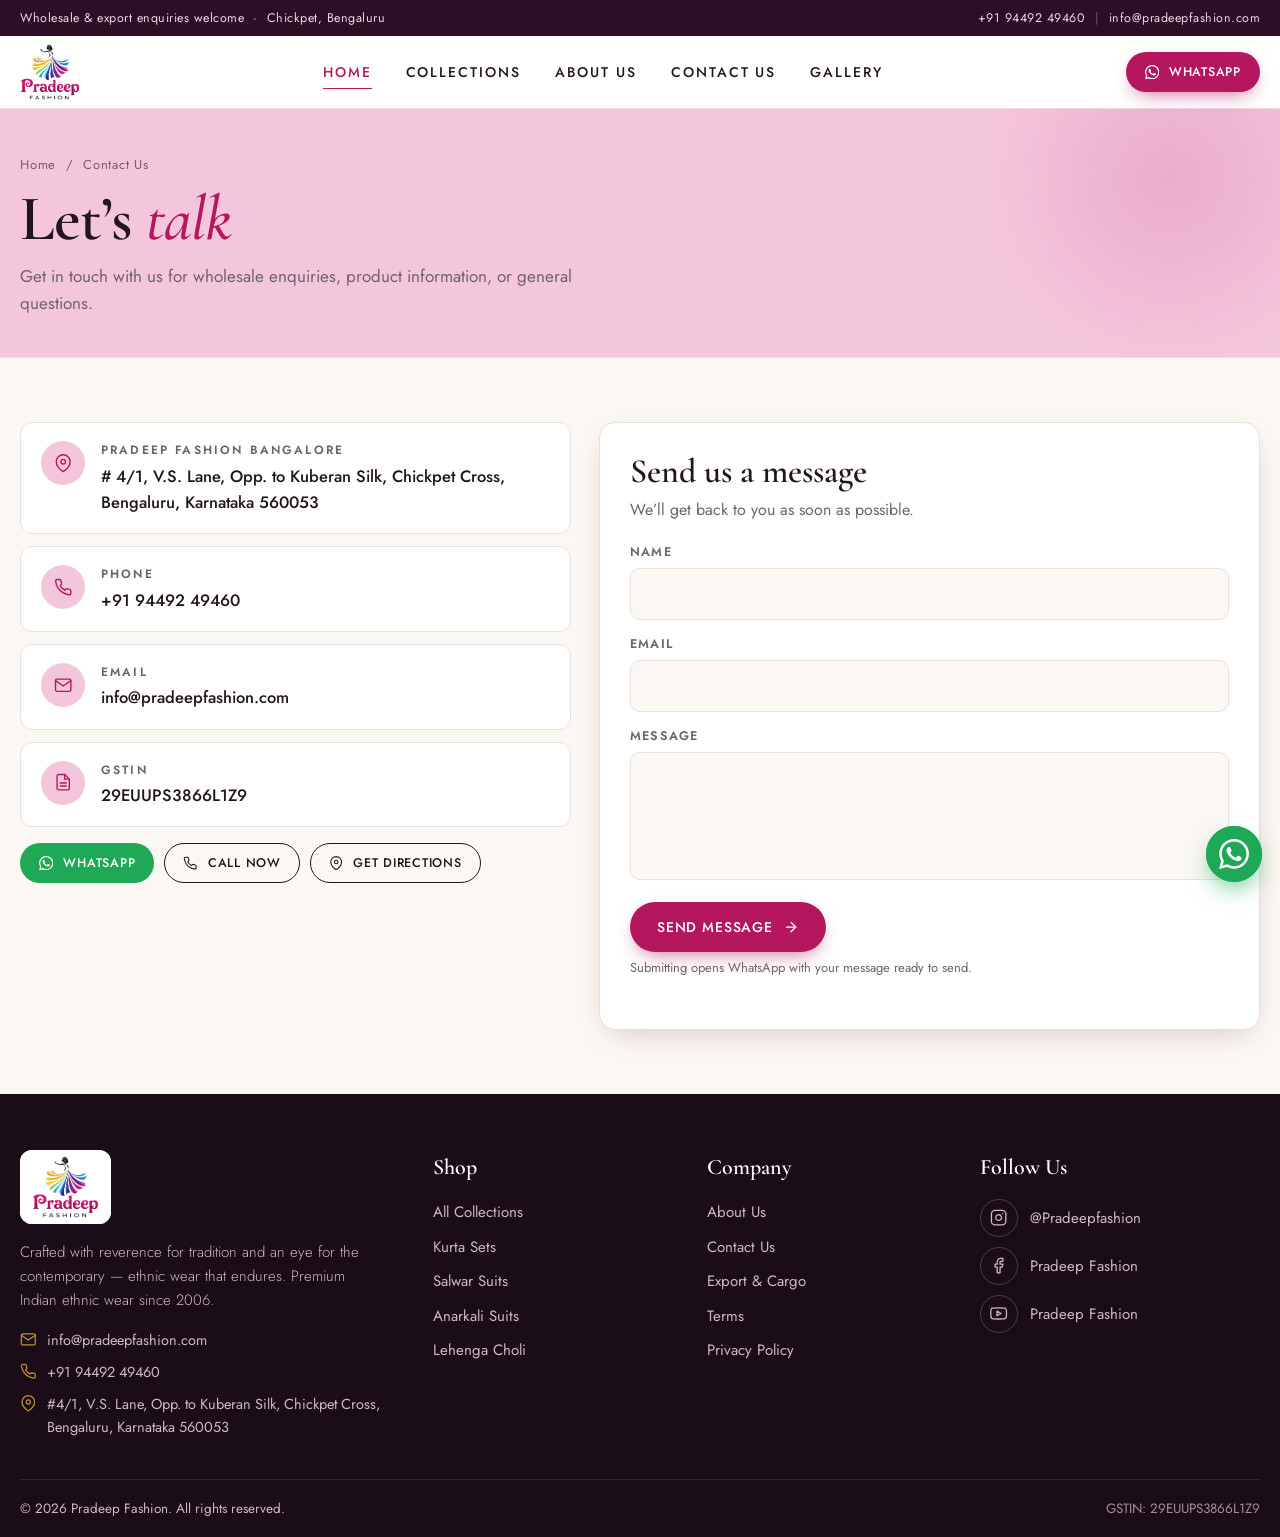
<file: contact.html>
<!DOCTYPE html>
<html lang="en">
<head>
<meta charset="UTF-8">
<meta name="viewport" content="width=device-width, initial-scale=1">
<title>Contact Us — Pradeep Fashion</title>
<meta name="description" content="Contact Pradeep Fashion Bangalore for wholesale enquiries, product information or general questions.">
<meta name="theme-color" content="#2B1024">
<link rel="icon" href="assets/img/logo.png">
<link rel="preconnect" href="https://fonts.googleapis.com">
<link rel="preconnect" href="https://fonts.gstatic.com" crossorigin>
<link href="https://fonts.googleapis.com/css2?family=Cormorant+Garamond:ital,wght@0,500;0,600;0,700;1,500;1,600&family=Jost:wght@300;400;500;600&display=swap" rel="stylesheet">
<link rel="stylesheet" href="css/style.css">
<script>document.documentElement.classList.add("js")</script>
</head>
<body>
<a class="skip-link" href="#main">Skip to content</a>
<div class="topbar">
  <div class="container">
    <span>Wholesale &amp; export enquiries welcome &nbsp;·&nbsp; Chickpet, Bengaluru</span>
    <span class="topbar-right"><a href="tel:+919449249460">+91 94492 49460</a><span class="sep">|</span><a href="mailto:info@pradeepfashion.com">info@pradeepfashion.com</a></span>
  </div>
</div>
<header class="site-header">
  <div class="container nav">
    <a class="brand" href="index.html" aria-label="Pradeep Fashion home"><img src="assets/img/logo.png" alt="Pradeep Fashion" width="60" height="56"></a>
    <nav class="nav-links" aria-label="Main">
  <a href="index.html" class="active">Home</a><a href="collections.html">Collections</a><a href="about.html">About Us</a><a href="contact.html">Contact Us</a><a href="gallery.html">Gallery</a>
</document_content>
      <!-- <a href="collections.html">Collections</a><a href="about.html">About Us</a><a href="contact.html" class="active">Contact Us</a> -->
    </nav>
    <div class="nav-cta">
      <a class="btn btn-primary btn-sm" href="https://wa.me/919449249460?text=Hi%20Pradeep%20Fashion%21" target="_blank" rel="noopener"><svg class="icon fill" viewBox="0 0 24 24" aria-hidden="true"><path d="M17.472 14.382c-.297-.149-1.758-.867-2.03-.967-.273-.099-.471-.148-.67.15-.197.297-.767.966-.94 1.164-.173.199-.347.223-.644.075-.297-.15-1.255-.463-2.39-1.475-.883-.788-1.48-1.761-1.653-2.059-.173-.297-.018-.458.13-.606.134-.133.298-.347.446-.52.149-.174.198-.298.298-.497.099-.198.05-.371-.025-.52-.075-.149-.669-1.612-.916-2.207-.242-.579-.487-.5-.669-.51-.173-.008-.371-.01-.57-.01-.198 0-.52.074-.792.372-.272.297-1.04 1.016-1.04 2.479 0 1.462 1.065 2.875 1.213 3.074.149.198 2.096 3.2 5.077 4.487.709.306 1.262.489 1.694.625.712.227 1.36.195 1.871.118.571-.085 1.758-.719 2.006-1.413.248-.694.248-1.289.173-1.413-.074-.124-.272-.198-.57-.347m-5.421 7.403h-.004a9.87 9.87 0 01-5.031-1.378l-.361-.214-3.741.982.998-3.648-.235-.374a9.86 9.86 0 01-1.51-5.26c.001-5.45 4.436-9.884 9.888-9.884 2.64 0 5.122 1.03 6.988 2.898a9.825 9.825 0 012.893 6.994c-.003 5.45-4.437 9.884-9.885 9.884m8.413-18.297A11.815 11.815 0 0012.05 0C5.495 0 .16 5.335.157 11.892c0 2.096.547 4.142 1.588 5.945L.057 24l6.305-1.654a11.882 11.882 0 005.683 1.448h.005c6.554 0 11.89-5.335 11.893-11.893a11.821 11.821 0 00-3.48-8.413z"/></svg> WhatsApp</a>
      <button class="menu-btn" type="button" aria-label="Open menu" aria-expanded="false"><svg class="icon" viewBox="0 0 24 24" aria-hidden="true"><line x1="4" y1="7" x2="20" y2="7"/><line x1="4" y1="12" x2="20" y2="12"/><line x1="4" y1="17" x2="14" y2="17"/></svg></button>
    </div>
  </div>
</header>
<div class="drawer-backdrop"></div>
<aside class="drawer" aria-label="Menu">
  <div class="drawer-head">
    <img src="assets/img/logo.png" alt="Pradeep Fashion">
    <button class="drawer-close" type="button" aria-label="Close menu"><svg class="icon" viewBox="0 0 24 24" aria-hidden="true"><line x1="6" y1="6" x2="18" y2="18"/><line x1="18" y1="6" x2="6" y2="18"/></svg></button>
  </div>
  <nav>
    <a href="index.html">Home</a>
    <a href="collections.html">Collections</a>
    <a href="about.html">About Us</a>
    <a href="contact.html" class="active">Contact Us</a>
    <a href="gallery.html">Gallery</a>
  </nav>
  <a class="btn btn-wa" href="https://wa.me/919449249460?text=Hi%20Pradeep%20Fashion%21" target="_blank" rel="noopener"><svg class="icon fill" viewBox="0 0 24 24" aria-hidden="true"><path d="M17.472 14.382c-.297-.149-1.758-.867-2.03-.967-.273-.099-.471-.148-.67.15-.197.297-.767.966-.94 1.164-.173.199-.347.223-.644.075-.297-.15-1.255-.463-2.39-1.475-.883-.788-1.48-1.761-1.653-2.059-.173-.297-.018-.458.13-.606.134-.133.298-.347.446-.52.149-.174.198-.298.298-.497.099-.198.05-.371-.025-.52-.075-.149-.669-1.612-.916-2.207-.242-.579-.487-.5-.669-.51-.173-.008-.371-.01-.57-.01-.198 0-.52.074-.792.372-.272.297-1.04 1.016-1.04 2.479 0 1.462 1.065 2.875 1.213 3.074.149.198 2.096 3.2 5.077 4.487.709.306 1.262.489 1.694.625.712.227 1.36.195 1.871.118.571-.085 1.758-.719 2.006-1.413.248-.694.248-1.289.173-1.413-.074-.124-.272-.198-.57-.347m-5.421 7.403h-.004a9.87 9.87 0 01-5.031-1.378l-.361-.214-3.741.982.998-3.648-.235-.374a9.86 9.86 0 01-1.51-5.26c.001-5.45 4.436-9.884 9.888-9.884 2.64 0 5.122 1.03 6.988 2.898a9.825 9.825 0 012.893 6.994c-.003 5.45-4.437 9.884-9.885 9.884m8.413-18.297A11.815 11.815 0 0012.05 0C5.495 0 .16 5.335.157 11.892c0 2.096.547 4.142 1.588 5.945L.057 24l6.305-1.654a11.882 11.882 0 005.683 1.448h.005c6.554 0 11.89-5.335 11.893-11.893a11.821 11.821 0 00-3.48-8.413z"/></svg> Chat on WhatsApp</a>
</aside>
<main id="main">
<section class="page-head">
  <div class="container">
    <div class="crumbs"><a href="index.html">Home</a> &nbsp;/&nbsp; Contact Us</div>
    <h1>Let’s <em>talk</em></h1>
    <p>Get in touch with us for wholesale enquiries, product information, or general questions.</p>
  </div>
</section>

<section class="section">
  <div class="container contact-grid">
    <div class="reveal">
      <div class="info-list">
        <div class="info-card"><div class="ico"><svg class="icon" viewBox="0 0 24 24" aria-hidden="true"><path d="M21 10c0 7-9 13-9 13s-9-6-9-13a9 9 0 0 1 18 0z"/><circle cx="12" cy="10" r="3"/></svg></div><div><h3>Pradeep Fashion Bangalore</h3><p># 4/1, V.S. Lane, Opp. to Kuberan Silk, Chickpet Cross, Bengaluru, Karnataka 560053</p></div></div>
        <div class="info-card"><div class="ico"><svg class="icon" viewBox="0 0 24 24" aria-hidden="true"><path d="M22 16.92v3a2 2 0 0 1-2.18 2 19.79 19.79 0 0 1-8.63-3.07 19.5 19.5 0 0 1-6-6 19.79 19.79 0 0 1-3.07-8.67A2 2 0 0 1 4.11 2h3a2 2 0 0 1 2 1.72 12.84 12.84 0 0 0 .7 2.81 2 2 0 0 1-.45 2.11L8.09 9.91a16 16 0 0 0 6 6l1.27-1.27a2 2 0 0 1 2.11-.45 12.84 12.84 0 0 0 2.81.7A2 2 0 0 1 22 16.92z"/></svg></div><div><h3>Phone</h3><a href="tel:+919449249460">+91 94492 49460</a></div></div>
        <div class="info-card"><div class="ico"><svg class="icon" viewBox="0 0 24 24" aria-hidden="true"><path d="M4 4h16c1.1 0 2 .9 2 2v12c0 1.1-.9 2-2 2H4c-1.1 0-2-.9-2-2V6c0-1.1.9-2 2-2z"/><polyline points="22,6 12,13 2,6"/></svg></div><div><h3>Email</h3><a href="mailto:info@pradeepfashion.com">info@pradeepfashion.com</a></div></div>
        <div class="info-card"><div class="ico"><svg class="icon" viewBox="0 0 24 24" aria-hidden="true"><path d="M14 2H6a2 2 0 0 0-2 2v16a2 2 0 0 0 2 2h12a2 2 0 0 0 2-2V8z"/><polyline points="14 2 14 8 20 8"/><line x1="16" y1="13" x2="8" y2="13"/><line x1="16" y1="17" x2="8" y2="17"/></svg></div><div><h3>GSTIN</h3><p>29EUUPS3866L1Z9</p></div></div>
      </div>
      <div class="info-actions">
        <a class="btn btn-wa btn-sm" href="https://wa.me/919449249460?text=Hi%20Pradeep%20Fashion%21" target="_blank" rel="noopener"><svg class="icon fill" viewBox="0 0 24 24" aria-hidden="true"><path d="M17.472 14.382c-.297-.149-1.758-.867-2.03-.967-.273-.099-.471-.148-.67.15-.197.297-.767.966-.94 1.164-.173.199-.347.223-.644.075-.297-.15-1.255-.463-2.39-1.475-.883-.788-1.48-1.761-1.653-2.059-.173-.297-.018-.458.13-.606.134-.133.298-.347.446-.52.149-.174.198-.298.298-.497.099-.198.05-.371-.025-.52-.075-.149-.669-1.612-.916-2.207-.242-.579-.487-.5-.669-.51-.173-.008-.371-.01-.57-.01-.198 0-.52.074-.792.372-.272.297-1.04 1.016-1.04 2.479 0 1.462 1.065 2.875 1.213 3.074.149.198 2.096 3.2 5.077 4.487.709.306 1.262.489 1.694.625.712.227 1.36.195 1.871.118.571-.085 1.758-.719 2.006-1.413.248-.694.248-1.289.173-1.413-.074-.124-.272-.198-.57-.347m-5.421 7.403h-.004a9.87 9.87 0 01-5.031-1.378l-.361-.214-3.741.982.998-3.648-.235-.374a9.86 9.86 0 01-1.51-5.26c.001-5.45 4.436-9.884 9.888-9.884 2.64 0 5.122 1.03 6.988 2.898a9.825 9.825 0 012.893 6.994c-.003 5.45-4.437 9.884-9.885 9.884m8.413-18.297A11.815 11.815 0 0012.05 0C5.495 0 .16 5.335.157 11.892c0 2.096.547 4.142 1.588 5.945L.057 24l6.305-1.654a11.882 11.882 0 005.683 1.448h.005c6.554 0 11.89-5.335 11.893-11.893a11.821 11.821 0 00-3.48-8.413z"/></svg> WhatsApp</a>
        <a class="btn btn-outline btn-sm" href="tel:+919449249460"><svg class="icon" viewBox="0 0 24 24" aria-hidden="true"><path d="M22 16.92v3a2 2 0 0 1-2.18 2 19.79 19.79 0 0 1-8.63-3.07 19.5 19.5 0 0 1-6-6 19.79 19.79 0 0 1-3.07-8.67A2 2 0 0 1 4.11 2h3a2 2 0 0 1 2 1.72 12.84 12.84 0 0 0 .7 2.81 2 2 0 0 1-.45 2.11L8.09 9.91a16 16 0 0 0 6 6l1.27-1.27a2 2 0 0 1 2.11-.45 12.84 12.84 0 0 0 2.81.7A2 2 0 0 1 22 16.92z"/></svg> Call now</a>
        <a class="btn btn-outline btn-sm" href="https://www.google.com/maps/search/?api=1&query=Pradeep%20Fashion%2C%204/1%20V.S.%20Lane%2C%20Opp.%20Kuberan%20Silk%2C%20Chickpet%20Cross%2C%20Bengaluru%20560053" target="_blank" rel="noopener"><svg class="icon" viewBox="0 0 24 24" aria-hidden="true"><path d="M21 10c0 7-9 13-9 13s-9-6-9-13a9 9 0 0 1 18 0z"/><circle cx="12" cy="10" r="3"/></svg> Get directions</a>
      </div>
    </div>
    <form class="form-card reveal" id="contact-form">
      <h2>Send us a message</h2>
      <p>We’ll get back to you as soon as possible.</p>
      <label class="field"><span>Name</span><input type="text" name="name" required autocomplete="name"></label>
      <label class="field"><span>Email</span><input type="email" name="email" required autocomplete="email"></label>
      <label class="field"><span>Message</span><textarea name="message" rows="4" required></textarea></label>
      <button class="btn btn-primary" type="submit">Send message <svg class="icon" viewBox="0 0 24 24" aria-hidden="true"><line x1="5" y1="12" x2="19" y2="12"/><polyline points="12 5 19 12 12 19"/></svg></button>
      <p class="form-note">Submitting opens WhatsApp with your message ready to send.</p>
      <div class="form-ok" role="status">Thank you! Your message is ready in WhatsApp — just press send.</div>
    </form>
  </div>
</section>
</main>
<footer class="site-footer">
  <div class="container">
    <div class="footer-top">
      <div class="footer-brand">
        <img src="assets/img/logo.png" alt="Pradeep Fashion">
        <p>Crafted with reverence for tradition and an eye for the contemporary — ethnic wear that endures. Premium Indian ethnic wear since 2006.</p>
        <ul class="footer-contact">
          <li><svg class="icon" viewBox="0 0 24 24" aria-hidden="true"><path d="M4 4h16c1.1 0 2 .9 2 2v12c0 1.1-.9 2-2 2H4c-1.1 0-2-.9-2-2V6c0-1.1.9-2 2-2z"/><polyline points="22,6 12,13 2,6"/></svg><a href="mailto:info@pradeepfashion.com">info@pradeepfashion.com</a></li>
          <li><svg class="icon" viewBox="0 0 24 24" aria-hidden="true"><path d="M22 16.92v3a2 2 0 0 1-2.18 2 19.79 19.79 0 0 1-8.63-3.07 19.5 19.5 0 0 1-6-6 19.79 19.79 0 0 1-3.07-8.67A2 2 0 0 1 4.11 2h3a2 2 0 0 1 2 1.72 12.84 12.84 0 0 0 .7 2.81 2 2 0 0 1-.45 2.11L8.09 9.91a16 16 0 0 0 6 6l1.27-1.27a2 2 0 0 1 2.11-.45 12.84 12.84 0 0 0 2.81.7A2 2 0 0 1 22 16.92z"/></svg><a href="tel:+919449249460">+91 94492 49460</a></li>
          <li><svg class="icon" viewBox="0 0 24 24" aria-hidden="true"><path d="M21 10c0 7-9 13-9 13s-9-6-9-13a9 9 0 0 1 18 0z"/><circle cx="12" cy="10" r="3"/></svg><span>#4/1, V.S. Lane, Opp. to Kuberan Silk, Chickpet Cross, Bengaluru, Karnataka 560053</span></li>
        </ul>
      </div>
      <div>
        <h4>Shop</h4>
        <ul class="footer-links">
          <li><a href="collections.html">All Collections</a></li>
          <li><a href="collections.html?cat=Kurta%20Sets">Kurta Sets</a></li>
          <li><a href="collections.html?cat=Salwar%20Suits">Salwar Suits</a></li>
          <li><a href="collections.html?cat=Anarkali%20Suits">Anarkali Suits</a></li>
          <li><a href="collections.html?cat=Lehenga%20Choli">Lehenga Choli</a></li>
        </ul>
      </div>
      <div>
        <h4>Company</h4>
        <ul class="footer-links">
          <li><a href="about.html">About Us</a></li>
          <li><a href="contact.html">Contact Us</a></li>
          <li><a href="index.html#export">Export &amp; Cargo</a></li>
          <li><a href="#">Terms</a></li>
          <li><a href="#">Privacy Policy</a></li>
        </ul>
      </div>
      <div>
        <h4>Follow Us</h4>
        <div class="socials">
          <a href="#"><span class="ico"><svg class="icon" viewBox="0 0 24 24" aria-hidden="true"><rect x="2" y="2" width="20" height="20" rx="5" ry="5"/><path d="M16 11.37A4 4 0 1 1 12.63 8 4 4 0 0 1 16 11.37z"/><line x1="17.5" y1="6.5" x2="17.51" y2="6.5"/></svg></span>@Pradeepfashion</a>
          <a href="#"><span class="ico"><svg class="icon" viewBox="0 0 24 24" aria-hidden="true"><path d="M18 2h-3a5 5 0 0 0-5 5v3H7v4h3v8h4v-8h3l1-4h-4V7a1 1 0 0 1 1-1h3z"/></svg></span>Pradeep Fashion</a>
          <a href="#"><span class="ico"><svg class="icon" viewBox="0 0 24 24" aria-hidden="true"><path d="M22.54 6.42a2.78 2.78 0 0 0-1.94-2C18.88 4 12 4 12 4s-6.88 0-8.6.46a2.78 2.78 0 0 0-1.94 2A29 29 0 0 0 1 11.75a29 29 0 0 0 .46 5.33A2.78 2.78 0 0 0 3.4 19c1.72.46 8.6.46 8.6.46s6.88 0 8.6-.46a2.78 2.78 0 0 0 1.94-2 29 29 0 0 0 .46-5.25 29 29 0 0 0-.46-5.33z"/><polygon points="9.75 15.02 15.5 11.75 9.75 8.48 9.75 15.02"/></svg></span>Pradeep Fashion</a>
        </div>
      </div>
    </div>
    <div class="footer-bottom">
      <p>© <span data-year>2026</span> Pradeep Fashion. All rights reserved.</p>
      <p class="gstin">GSTIN: 29EUUPS3866L1Z9</p>
    </div>
  </div>
</footer>
<a class="fab" href="https://wa.me/919449249460?text=Hi%20Pradeep%20Fashion%21" target="_blank" rel="noopener" aria-label="Chat on WhatsApp"><svg class="icon fill" viewBox="0 0 24 24" aria-hidden="true"><path d="M17.472 14.382c-.297-.149-1.758-.867-2.03-.967-.273-.099-.471-.148-.67.15-.197.297-.767.966-.94 1.164-.173.199-.347.223-.644.075-.297-.15-1.255-.463-2.39-1.475-.883-.788-1.48-1.761-1.653-2.059-.173-.297-.018-.458.13-.606.134-.133.298-.347.446-.52.149-.174.198-.298.298-.497.099-.198.05-.371-.025-.52-.075-.149-.669-1.612-.916-2.207-.242-.579-.487-.5-.669-.51-.173-.008-.371-.01-.57-.01-.198 0-.52.074-.792.372-.272.297-1.04 1.016-1.04 2.479 0 1.462 1.065 2.875 1.213 3.074.149.198 2.096 3.2 5.077 4.487.709.306 1.262.489 1.694.625.712.227 1.36.195 1.871.118.571-.085 1.758-.719 2.006-1.413.248-.694.248-1.289.173-1.413-.074-.124-.272-.198-.57-.347m-5.421 7.403h-.004a9.87 9.87 0 01-5.031-1.378l-.361-.214-3.741.982.998-3.648-.235-.374a9.86 9.86 0 01-1.51-5.26c.001-5.45 4.436-9.884 9.888-9.884 2.64 0 5.122 1.03 6.988 2.898a9.825 9.825 0 012.893 6.994c-.003 5.45-4.437 9.884-9.885 9.884m8.413-18.297A11.815 11.815 0 0012.05 0C5.495 0 .16 5.335.157 11.892c0 2.096.547 4.142 1.588 5.945L.057 24l6.305-1.654a11.882 11.882 0 005.683 1.448h.005c6.554 0 11.89-5.335 11.893-11.893a11.821 11.821 0 00-3.48-8.413z"/></svg></a>
<script src="js/main.js"></script>
</body>
</html>
</file>
<file: css/style.css>
/* ==========================================================================
   PRADEEP FASHION — 2026 redesign
   Fonts: Cormorant Garamond (headings) + Jost (body)
   Palette taken from the logo: magenta + plum, with cream and a touch of gold
   ========================================================================== */

:root {
  --cream:   #FBF7F2;
  --paper:   #FFFFFF;
  --blush:   #F7E9EE;
  --ink:     #231520;
  --muted:   #70626A;
  --line:    #EBDFDB;
  --magenta: #B0125C;
  --magenta-dark: #8A0E49;
  --plum:    #2B1024;
  --plum-2:  #3A1631;
  --gold:    #BE8E3C;

  --font-head: "Cormorant Garamond", "Playfair Display", Georgia, serif;
  --font-body: "Jost", "Segoe UI", system-ui, -apple-system, Arial, sans-serif;

  --radius: 12px;
  --shadow: 0 10px 30px -12px rgba(43, 16, 36, .25);
  --container: 1240px;
}

/* ---------- Reset ---------- */
*, *::before, *::after { box-sizing: border-box; }
html { scroll-behavior: smooth; -webkit-text-size-adjust: 100%; }
body {
  margin: 0;
  font-family: var(--font-body);
  font-size: 16px;
  line-height: 1.6;
  color: var(--ink);
  background: var(--cream);
  -webkit-font-smoothing: antialiased;
}
img, video, svg { display: block; max-width: 100%; }
a { color: inherit; text-decoration: none; }
button, input, textarea, select { font: inherit; color: inherit; }
button { cursor: pointer; }
h1, h2, h3, h4, h5, p, ul { margin: 0; }
ul { padding: 0; list-style: none; }
.icon { width: 1.15em; height: 1.15em; flex: none; fill: none; stroke: currentColor; stroke-width: 1.8; stroke-linecap: round; stroke-linejoin: round; }
.icon.fill { fill: currentColor; stroke: none; }
:focus-visible { outline: 2px solid var(--magenta); outline-offset: 3px; border-radius: 4px; }

.container { width: min(100% - 40px, var(--container)); margin-inline: auto; }
.skip-link { position: absolute; left: -999px; top: 8px; background: var(--ink); color: #fff; padding: 8px 14px; z-index: 200; border-radius: 6px; }
.skip-link:focus { left: 8px; }

/* ---------- Typography helpers ---------- */
.eyebrow {
  display: inline-flex; align-items: center; gap: 10px;
  font-size: 12px; font-weight: 600; letter-spacing: .22em; text-transform: uppercase;
  color: var(--magenta);
}
.eyebrow::before { content: ""; width: 28px; height: 1px; background: currentColor; }
.section-title {
  font-family: var(--font-head);
  font-weight: 600;
  font-size: clamp(30px, 4vw, 44px);
  line-height: 1.1;
  letter-spacing: -.01em;
  margin-top: 8px;
}
.section-title em { font-style: italic; color: var(--magenta); font-weight: 500; }

/* ---------- Buttons ---------- */
.btn {
  display: inline-flex; align-items: center; justify-content: center; gap: 10px;
  padding: 13px 26px; border-radius: 999px; border: 1.5px solid transparent;
  font-size: 14px; font-weight: 500; letter-spacing: .06em; text-transform: uppercase;
  transition: transform .2s, background .2s, color .2s, border-color .2s, box-shadow .2s;
}
.btn:hover { transform: translateY(-2px); }
.btn-primary { background: var(--magenta); color: #fff; box-shadow: 0 8px 20px -8px rgba(176, 18, 92, .7); }
.btn-primary:hover { background: var(--magenta-dark); }
.btn-ghost { border-color: rgba(255,255,255,.65); color: #fff; }
.btn-ghost:hover { background: #fff; color: var(--plum); }
.btn-outline { border-color: var(--ink); color: var(--ink); }
.btn-outline:hover { background: var(--ink); color: #fff; }
.btn-light { background: #fff; color: var(--magenta-dark); }
.btn-light:hover { background: var(--cream); }
.btn-wa { background: #1FA855; color: #fff; }
.btn-wa:hover { background: #178a45; }
.btn-sm { padding: 9px 18px; font-size: 12.5px; }

/* ---------- Announcement bar ---------- */
.topbar { background: var(--plum); color: #EAD9E3; font-size: 12.5px; letter-spacing: .04em; }
.topbar .container { display: flex; justify-content: space-between; align-items: center; gap: 16px; min-height: 36px; }
.topbar a:hover { color: #fff; }
.topbar .sep { opacity: .35; margin: 0 10px; }
.topbar-right { display: flex; align-items: center; }

/* ---------- Header ---------- */
.site-header {
  position: sticky; top: 0; z-index: 100;
  background: rgba(255, 255, 255, .92);
  backdrop-filter: saturate(1.4) blur(12px);
  -webkit-backdrop-filter: saturate(1.4) blur(12px);
  border-bottom: 1px solid var(--line);
  transition: box-shadow .25s;
}
.site-header.scrolled { box-shadow: 0 8px 24px -16px rgba(43, 16, 36, .45); }
.nav { display: flex; align-items: center; justify-content: space-between; height: 72px; gap: 20px; }
.brand img { height: 56px; width: auto; }
.nav-links { display: flex; align-items: center; gap: 34px; }
.nav-links a {
  position: relative; font-size: 14px; font-weight: 500; letter-spacing: .14em; text-transform: uppercase;
  padding: 6px 0; color: var(--ink);
}
.nav-links a::after {
  content: ""; position: absolute; left: 0; bottom: 0; height: 1.5px; width: 100%;
  background: var(--magenta); transform: scaleX(0); transform-origin: left; transition: transform .3s;
}
.nav-links a:hover::after, .nav-links a.active::after { transform: scaleX(1); }
.nav-links a.active { color: var(--magenta); }
.nav-cta { display: flex; align-items: center; gap: 12px; }
.menu-btn { display: none; width: 44px; height: 44px; border: 1px solid var(--line); background: #fff; border-radius: 50%; align-items: center; justify-content: center; }
.menu-btn .icon { width: 22px; height: 22px; }

/* Mobile drawer */
.drawer-backdrop { position: fixed; inset: 0; background: rgba(35, 21, 32, .55); opacity: 0; pointer-events: none; transition: opacity .3s; z-index: 150; }
.drawer {
  position: fixed; top: 0; right: 0; height: 100dvh; width: min(86vw, 340px);
  background: #fff; z-index: 160; transform: translateX(100%); transition: transform .35s cubic-bezier(.2,.8,.2,1);
  display: flex; flex-direction: column; padding: 18px 24px 28px;
}
.drawer-head { display: flex; align-items: center; justify-content: space-between; margin-bottom: 18px; }
.drawer-head img { height: 52px; width: auto; }
.drawer-close { width: 40px; height: 40px; border: 1px solid var(--line); background: #fff; border-radius: 50%; display: grid; place-items: center; }
.drawer nav a { display: block; padding: 16px 0; border-bottom: 1px solid var(--line); font-family: var(--font-head); font-size: 28px; font-weight: 600; }
.drawer nav a.active { color: var(--magenta); }
.drawer .btn { margin-top: auto; }
body.menu-open { overflow: hidden; }
body.menu-open .drawer { transform: none; }
body.menu-open .drawer-backdrop { opacity: 1; pointer-events: auto; }

/* ---------- Hero (video) ---------- */
.hero { position: relative; isolation: isolate; color: #fff; overflow: hidden; background: var(--plum); min-height: clamp(520px, 82vh, 720px); display: flex; align-items: center; }
.hero video { position: absolute; inset: 0; width: 100%; height: 100%; object-fit: cover; opacity: 0; transition: opacity 1.1s ease; z-index: -3; }
.hero video.active { opacity: 1; }
.hero::before {
  content: ""; position: absolute; inset: 0; z-index: -2;
  background:
    linear-gradient(90deg, rgba(34, 10, 28, .88) 0%, rgba(34, 10, 28, .55) 45%, rgba(34, 10, 28, .08) 100%),
    linear-gradient(0deg, rgba(34, 10, 28, .55) 0%, transparent 35%);
}
.hero-inner { padding-block: 70px 90px; }
.hero .eyebrow { color: #F3C9DC; }
.hero h1 {
  font-family: var(--font-head); font-weight: 600;
  font-size: clamp(46px, 8vw, 92px); line-height: .98; letter-spacing: -.02em;
  max-width: 11ch; margin: 18px 0 18px;
}
.hero h1 em { font-style: italic; font-weight: 500; color: #F6B6D1; }
.hero p.lead { font-size: clamp(16px, 2vw, 19px); max-width: 44ch; color: #F1E4EC; font-weight: 300; }
.hero-cta { display: flex; flex-wrap: wrap; gap: 14px; margin-top: 32px; }
.hero-controls { position: absolute; right: max(20px, calc((100vw - var(--container)) / 2)); bottom: 28px; display: flex; align-items: center; gap: 18px; font-size: 13px; letter-spacing: .15em; }
.hero-dots { display: flex; gap: 8px; }
.hero-dots button { width: 34px; height: 3px; border: 0; padding: 0; background: rgba(255,255,255,.35); border-radius: 3px; position: relative; overflow: hidden; }
.hero-dots button.active { background: #fff; }

/* ---------- Trust strip ---------- */
.strip { background: var(--paper); border-bottom: 1px solid var(--line); }
.strip ul { display: grid; grid-template-columns: repeat(4, 1fr); }
.strip li { display: flex; align-items: center; justify-content: center; gap: 12px; padding: 18px 10px; font-size: 14px; font-weight: 500; letter-spacing: .04em; border-right: 1px solid var(--line); }
.strip li:last-child { border-right: 0; }
.strip .icon { color: var(--magenta); width: 22px; height: 22px; }

/* ---------- Sections ---------- */
.section { padding-block: 64px; }
.section-tight { padding-block: 48px; }
.section-head { display: flex; align-items: flex-end; justify-content: space-between; gap: 20px; margin-bottom: 26px; flex-wrap: wrap; }
.link-arrow { display: inline-flex; align-items: center; gap: 8px; font-size: 13.5px; font-weight: 500; letter-spacing: .12em; text-transform: uppercase; color: var(--magenta); border-bottom: 1.5px solid currentColor; padding-bottom: 3px; }
.link-arrow .icon { transition: transform .25s; }
.link-arrow:hover .icon { transform: translateX(4px); }

/* ---------- Filter chips ---------- */
.chips { display: flex; gap: 8px; overflow-x: auto; padding: 2px 2px 10px; margin-bottom: 14px; scrollbar-width: none; }
.chips::-webkit-scrollbar { display: none; }
.chip {
  flex: none; padding: 8px 18px; border-radius: 999px; border: 1px solid var(--line); background: #fff;
  font-size: 13.5px; font-weight: 500; white-space: nowrap; transition: all .2s;
}
.chip:hover { border-color: var(--magenta); color: var(--magenta); }
.chip.active { background: var(--ink); border-color: var(--ink); color: #fff; }

/* ---------- Product grid (compact) ---------- */
.product-grid { display: grid; grid-template-columns: repeat(5, minmax(0, 1fr)); gap: 14px; }
.product-card { display: block; position: relative; }
.product-card[hidden] { display: none; }
.product-media { position: relative; aspect-ratio: 3 / 4; overflow: hidden; border-radius: 10px; background: var(--blush); }
.product-media img { width: 100%; height: 100%; object-fit: cover; transition: transform .6s cubic-bezier(.2,.7,.2,1); }
.product-card:hover .product-media img { transform: scale(1.05); }
.product-tag { position: absolute; top: 8px; left: 8px; background: rgba(255,255,255,.92); color: var(--magenta-dark); font-size: 10.5px; font-weight: 600; letter-spacing: .1em; text-transform: uppercase; padding: 3px 9px; border-radius: 999px; }
.product-wa {
  position: absolute; left: 8px; right: 8px; bottom: 8px;
  display: flex; align-items: center; justify-content: center; gap: 8px;
  background: #1FA855; color: #fff; border-radius: 8px; padding: 9px 10px;
  font-size: 12.5px; font-weight: 500; letter-spacing: .05em;
  transform: translateY(calc(100% + 10px)); transition: transform .3s cubic-bezier(.2,.8,.2,1);
}
.product-card:hover .product-wa, .product-card:focus-visible .product-wa { transform: none; }
.product-info { padding: 9px 2px 0; }
.product-info h3 { font-size: 15px; font-weight: 500; line-height: 1.3; letter-spacing: .005em; }
.product-info p { font-size: 11.5px; color: var(--muted); letter-spacing: .12em; text-transform: uppercase; margin-top: 2px; }

/* Horizontal carousel (signature picks) */
.carousel-wrap { position: relative; }
.carousel { display: flex; gap: 14px; overflow-x: auto; scroll-snap-type: x mandatory; scrollbar-width: none; padding: 2px; }
.carousel::-webkit-scrollbar { display: none; }
.carousel .product-card { flex: 0 0 clamp(150px, 19vw, 215px); scroll-snap-align: start; }
.carousel-btns { display: flex; gap: 8px; }
.round-btn { width: 42px; height: 42px; border-radius: 50%; border: 1px solid var(--ink); background: transparent; display: grid; place-items: center; transition: all .2s; }
.round-btn:hover { background: var(--ink); color: #fff; }

/* ---------- Signature band ---------- */
.band-blush { background: var(--blush); }

/* ---------- About split ---------- */
.about-split { display: grid; grid-template-columns: minmax(0, 5fr) minmax(0, 6fr); gap: 56px; align-items: center; }
.about-photo { position: relative; max-width: 420px; justify-self: center; width: 100%; }
.about-photo img { width: 100%; aspect-ratio: 4 / 5; object-fit: cover; border-radius: 14px; position: relative; z-index: 1; }
.about-photo::before { content: ""; position: absolute; inset: 18px -18px -18px 18px; border: 1.5px solid var(--gold); border-radius: 14px; }
.about-photo .badge { position: absolute; z-index: 2; left: -18px; bottom: 28px; background: var(--magenta); color: #fff; border-radius: 50%; width: 104px; height: 104px; display: grid; place-content: center; text-align: center; box-shadow: var(--shadow); }
.badge strong { font-family: var(--font-head); font-size: 34px; line-height: 1; }
.badge span { font-size: 10.5px; letter-spacing: .16em; text-transform: uppercase; }
.about-copy .lead { color: var(--muted); font-size: 18px; margin: 14px 0 26px; max-width: 52ch; }
.values { display: grid; gap: 18px; margin-bottom: 28px; }
.value { display: grid; grid-template-columns: 52px 1fr; gap: 14px; align-items: start; padding-top: 18px; border-top: 1px solid var(--line); }
.value b { font-family: var(--font-head); font-size: 30px; color: var(--gold); line-height: 1; font-weight: 600; }
.value h3 { font-family: var(--font-head); font-size: 24px; font-weight: 600; line-height: 1.15; }
.value p { color: var(--muted); font-size: 15px; margin-top: 4px; }

/* Quote */
.quote { text-align: center; padding-block: 56px; }
.quote blockquote { margin: 0 auto; max-width: 820px; font-family: var(--font-head); font-style: italic; font-weight: 500; font-size: clamp(26px, 3.6vw, 40px); line-height: 1.25; }
.quote blockquote::before { content: "“"; display: block; font-size: 70px; line-height: .5; color: var(--magenta); margin-bottom: 8px; }

/* ---------- Export / cargo ---------- */
.export { background: radial-gradient(1200px 400px at 85% -10%, rgba(176, 18, 92, .35), transparent 60%), var(--plum); color: #F3E8EE; }
.export .eyebrow { color: #F1B6CF; }
.export .section-title { color: #fff; }
.export .section-title em { color: #F6B6D1; }
.export .sub { max-width: 60ch; color: #D8C3CF; margin-top: 12px; font-weight: 300; font-size: 17px; }
.stats { display: grid; grid-template-columns: repeat(4, 1fr); margin: 38px 0; border-block: 1px solid rgba(255,255,255,.14); }
.stat { text-align: center; padding: 26px 10px; border-right: 1px solid rgba(255,255,255,.14); }
.stat:last-child { border-right: 0; }
.stat strong { display: block; font-family: var(--font-head); font-size: clamp(38px, 5vw, 56px); font-weight: 600; line-height: 1; color: #fff; }
.stat span { display: block; margin-top: 8px; font-size: 12.5px; letter-spacing: .16em; text-transform: uppercase; color: #CDB4C2; }
.cargo-grid { display: grid; grid-template-columns: repeat(3, 1fr); gap: 16px; }
.cargo-card { background: rgba(255,255,255,.05); border: 1px solid rgba(255,255,255,.12); border-radius: var(--radius); padding: 26px; transition: background .25s, transform .25s; }
.cargo-card:hover { background: rgba(255,255,255,.09); transform: translateY(-4px); }
.cargo-card .ico { width: 48px; height: 48px; border-radius: 50%; background: rgba(176,18,92,.35); display: grid; place-items: center; color: #F6B6D1; margin-bottom: 16px; }
.cargo-card .ico .icon { width: 22px; height: 22px; }
.cargo-card h3 { font-family: var(--font-head); font-size: 26px; font-weight: 600; line-height: 1.15; color: #fff; }
.cargo-card p { margin-top: 8px; color: #D8C3CF; font-size: 15px; font-weight: 300; }
.badges { display: flex; flex-wrap: wrap; justify-content: center; gap: 12px 34px; margin-top: 34px; font-size: 14px; color: #E7D6E0; }
.badges span { display: inline-flex; align-items: center; gap: 9px; }
.badges .icon { color: var(--gold); }

/* ---------- CTA band ---------- */
.cta-band { background: linear-gradient(110deg, var(--magenta-dark), var(--magenta)); color: #fff; }
.cta-band .container { display: flex; align-items: center; justify-content: space-between; gap: 24px; flex-wrap: wrap; padding-block: 44px; }
.cta-band h2 { font-family: var(--font-head); font-size: clamp(28px, 3.6vw, 42px); font-weight: 600; line-height: 1.1; }
.cta-band p { color: #F6D6E4; margin-top: 6px; }

/* ---------- Page header (inner pages) ---------- */
.page-head { background: var(--blush); border-bottom: 1px solid var(--line); position: relative; overflow: hidden; }
.page-head::after { content: ""; position: absolute; right: -80px; top: -120px; width: 380px; height: 380px; border-radius: 50%; background: radial-gradient(circle, rgba(176,18,92,.14), transparent 70%); }
.page-head .container { padding-block: 46px 40px; position: relative; z-index: 1; }
.crumbs { font-size: 13px; color: var(--muted); letter-spacing: .06em; margin-bottom: 10px; }
.crumbs a:hover { color: var(--magenta); }
.page-head h1 { font-family: var(--font-head); font-size: clamp(38px, 6vw, 64px); font-weight: 600; line-height: 1.02; letter-spacing: -.015em; }
.page-head h1 em { font-style: italic; font-weight: 500; color: var(--magenta); }
.page-head p { color: var(--muted); max-width: 58ch; margin-top: 12px; font-size: 17px; }

/* Collections toolbar */
.toolbar { display: flex; flex-wrap: wrap; align-items: center; gap: 14px 20px; justify-content: space-between; margin-bottom: 8px; }
.toolbar { justify-content: flex-end; }
.toolbar .chips { margin: 0; padding-bottom: 6px; flex: 1 1 100%; }
.tools { display: flex; gap: 10px; align-items: center; flex-wrap: wrap; }
.search { position: relative; }
.search .icon { position: absolute; left: 14px; top: 50%; transform: translateY(-50%); color: var(--muted); width: 17px; height: 17px; }
.search input, .select { height: 42px; border-radius: 999px; border: 1px solid var(--line); background: #fff; padding: 0 16px; font-size: 14px; }
.search input { padding-left: 40px; width: 220px; }
.search input:focus, .select:focus { outline: 2px solid var(--magenta); outline-offset: 1px; border-color: transparent; }
.result-count { font-size: 14px; color: var(--muted); margin: 6px 0 16px; }
.empty { display: none; text-align: center; padding: 60px 0; color: var(--muted); }
.empty.show { display: block; }
.empty h3 { font-family: var(--font-head); font-size: 30px; color: var(--ink); }

/* ---------- About page ---------- */
.prose { max-width: 760px; }
.prose p { color: #4B3E46; font-size: 17.5px; margin-top: 18px; }
.prose p:first-child { margin-top: 0; }
.prose p:first-of-type::first-letter { font-family: var(--font-head); font-size: 3.6em; float: left; line-height: .85; padding: 6px 10px 0 0; color: var(--magenta); font-weight: 600; }
.values-3 { display: grid; grid-template-columns: repeat(3, 1fr); gap: 16px; }
.value-card { background: #fff; border: 1px solid var(--line); border-radius: var(--radius); padding: 28px; transition: transform .25s, box-shadow .25s; }
.value-card:hover { transform: translateY(-4px); box-shadow: var(--shadow); }
.value-card b { font-family: var(--font-head); font-size: 40px; color: var(--gold); font-weight: 600; line-height: 1; }
.value-card h3 { font-family: var(--font-head); font-size: 27px; font-weight: 600; line-height: 1.15; margin: 10px 0 8px; }
.value-card p { color: var(--muted); font-size: 15.5px; }
.about-grid { display: grid; grid-template-columns: minmax(0, 6fr) minmax(0, 4fr); gap: 56px; align-items: start; }

/* ---------- Contact page ---------- */
.contact-grid { display: grid; grid-template-columns: minmax(0, 5fr) minmax(0, 6fr); gap: 28px; align-items: start; }
.info-list { display: grid; gap: 12px; }
.info-card { display: flex; gap: 16px; align-items: flex-start; background: #fff; border: 1px solid var(--line); border-radius: var(--radius); padding: 18px 20px; }
.info-card .ico { width: 44px; height: 44px; border-radius: 50%; background: var(--blush); color: var(--magenta); display: grid; place-items: center; flex: none; }
.info-card h3 { font-size: 12px; letter-spacing: .18em; text-transform: uppercase; color: var(--muted); font-weight: 600; }
.info-card p, .info-card a { font-size: 16.5px; font-weight: 500; margin-top: 2px; display: block; }
.info-card a:hover { color: var(--magenta); }
.info-actions { display: flex; flex-wrap: wrap; gap: 10px; margin-top: 16px; }
.form-card { background: #fff; border: 1px solid var(--line); border-radius: 16px; padding: 30px; box-shadow: var(--shadow); }
.form-card h2 { font-family: var(--font-head); font-size: 34px; font-weight: 600; line-height: 1.1; }
.form-card > p { color: var(--muted); margin: 6px 0 20px; }
.field { display: block; margin-bottom: 14px; }
.field span { display: block; font-size: 12.5px; font-weight: 600; letter-spacing: .1em; text-transform: uppercase; color: var(--muted); margin-bottom: 6px; }
.field input, .field textarea { width: 100%; border: 1px solid var(--line); background: var(--cream); border-radius: 10px; padding: 12px 14px; font-size: 16px; transition: border-color .2s, box-shadow .2s, background .2s; }
.field textarea { resize: vertical; min-height: 120px; }
.field input:focus, .field textarea:focus { outline: none; border-color: var(--magenta); background: #fff; box-shadow: 0 0 0 3px rgba(176,18,92,.14); }
.form-note { font-size: 13px; color: var(--muted); margin-top: 12px; }
.form-ok { display: none; margin-top: 14px; padding: 12px 14px; border-radius: 10px; background: #E8F6EE; color: #146A38; font-size: 14.5px; }
.form-ok.show { display: block; }

/* ---------- Footer ---------- */
.site-footer { background: #1B0D17; color: #CDB9C6; padding-top: 56px; }
.footer-top { display: grid; grid-template-columns: 1.6fr 1fr 1fr 1.2fr; gap: 40px; padding-bottom: 40px; }
.footer-brand img { height: 74px; width: auto; filter: drop-shadow(0 0 0 #fff); background: #fff; border-radius: 12px; padding: 6px 12px; }
.footer-brand p { margin: 16px 0; font-size: 15px; max-width: 40ch; font-weight: 300; }
.footer-contact li { display: flex; gap: 10px; align-items: flex-start; font-size: 14.5px; margin-top: 9px; }
.footer-contact .icon { color: var(--gold); margin-top: 3px; }
.footer-contact a:hover { color: #fff; }
.site-footer h4 { font-family: var(--font-head); color: #fff; font-size: 22px; font-weight: 600; margin-bottom: 14px; }
.footer-links li + li { margin-top: 9px; }
.footer-links a { font-size: 15px; color: #CDB9C6; transition: color .2s, padding .2s; }
.footer-links a:hover { color: #fff; padding-left: 4px; }
.socials { display: grid; gap: 10px; }
.socials a { display: flex; align-items: center; gap: 12px; font-size: 15px; }
.socials .ico { width: 38px; height: 38px; border-radius: 50%; border: 1px solid rgba(255,255,255,.2); display: grid; place-items: center; transition: all .2s; }
.socials a:hover .ico { background: var(--magenta); border-color: var(--magenta); color: #fff; }
.footer-bottom { border-top: 1px solid rgba(255,255,255,.1); padding-block: 18px; display: flex; flex-wrap: wrap; gap: 8px 24px; justify-content: space-between; font-size: 13.5px; }
.footer-bottom .gstin { color: #A58C9A; }
.footer-bottom a:hover { color: #fff; }

/* Floating WhatsApp */
.fab { position: fixed; right: 18px; bottom: 18px; z-index: 90; width: 56px; height: 56px; border-radius: 50%; background: #1FA855; color: #fff; display: grid; place-items: center; box-shadow: 0 10px 24px -6px rgba(31,168,85,.7); transition: transform .2s; }
.fab:hover { transform: scale(1.08); }
.fab .icon { width: 30px; height: 30px; }
.fab::after { content: ""; position: absolute; inset: 0; border-radius: 50%; border: 2px solid #1FA855; animation: ping 2.4s infinite; }
@keyframes ping { 0% { transform: scale(1); opacity: .7; } 80%, 100% { transform: scale(1.55); opacity: 0; } }

/* ---------- Reveal animation (only when JS is on) ---------- */
.js .reveal { opacity: 0; transform: translateY(22px); transition: opacity .7s ease, transform .7s ease; }
.js .reveal.in { opacity: 1; transform: none; }

/* ==========================================================================
   Responsive
   ========================================================================== */
@media (max-width: 1100px) {
  .product-grid { grid-template-columns: repeat(4, minmax(0, 1fr)); }
  .footer-top { grid-template-columns: 1fr 1fr; }
}
@media (max-width: 900px) {
  .nav-links, .nav-cta .btn { display: none; }
  .menu-btn { display: inline-flex; }
  .topbar-right { display: none; }
  .topbar .container { justify-content: center; text-align: center; }
  .about-split, .about-grid, .contact-grid { grid-template-columns: 1fr; gap: 36px; }
  .about-photo { max-width: 340px; margin-right: 18px; }
  .cargo-grid, .values-3 { grid-template-columns: 1fr; }
  .stats { grid-template-columns: repeat(2, 1fr); }
  .stat:nth-child(2) { border-right: 0; }
  .stat:nth-child(-n+2) { border-bottom: 1px solid rgba(255,255,255,.14); }
  .strip ul { grid-template-columns: repeat(2, 1fr); }
  .strip li:nth-child(2) { border-right: 0; }
  .strip li:nth-child(-n+2) { border-bottom: 1px solid var(--line); }
  .hero-controls { left: 20px; right: auto; }
}
@media (max-width: 720px) {
  .product-grid { grid-template-columns: repeat(3, minmax(0, 1fr)); gap: 10px; }
  .product-info h3 { font-size: 14px; }
  .product-wa { display: none; }
  .section { padding-block: 48px; }
  .search input { width: 100%; }
  .tools, .search { width: 100%; }
  .tools { flex-wrap: nowrap; }
  .search { flex: 1; }
}
@media (max-width: 540px) {
  .product-grid { grid-template-columns: repeat(2, minmax(0, 1fr)); gap: 10px; }
  .footer-top { grid-template-columns: 1fr; gap: 30px; }
  .hero-inner { padding-block: 56px 96px; }
  .form-card { padding: 22px; }
  .carousel .product-card { flex-basis: 150px; }
}
@media (prefers-reduced-motion: reduce) {
  *, *::before, *::after { animation: none !important; transition: none !important; scroll-behavior: auto !important; }
  .js .reveal { opacity: 1; transform: none; }
}





/* Gallery  */
@import url('https://fonts.googleapis.com/css2?family=Cormorant+Garamond:wght@500;600&family=Jost:wght@400;500;600&display=swap');

:root {
  --plum: #2b0f26;
  --magenta: #b5175f;
  --blush: #f4c6dc;
  --text: #2a1a26;
}

/* ---------- Hero ---------- */
.gallery-hero {
  background: linear-gradient(135deg, var(--plum), #5a1a45);
  color: #fff;
  text-align: center;
  padding: 70px 20px;
}
.gallery-hero .eyebrow {
  letter-spacing: 3px;
  text-transform: uppercase;
  font-family: 'Jost', sans-serif;
  font-size: 13px;
  color: var(--blush);
}
.gallery-hero h1 {
  font-family: 'Cormorant Garamond', serif;
  font-size: clamp(42px, 6vw, 72px);
  margin: 10px 0;
  font-weight: 600;
}
.gallery-hero p:last-child {
  font-family: 'Jost', sans-serif;
  opacity: .85;
}

/* ---------- Section + Filters ---------- */
.gallery-section {
  max-width: 1300px;
  margin: 0 auto;
  padding: 50px 20px 80px;
}
.gallery-filters {
  display: flex;
  flex-wrap: wrap;
  justify-content: center;
  gap: 12px;
  margin-bottom: 36px;
}
.filter-btn {
  font-family: 'Jost', sans-serif;
  font-size: 14px;
  letter-spacing: 1px;
  text-transform: uppercase;
  padding: 10px 24px;
  border: 1.5px solid var(--magenta);
  background: transparent;
  color: var(--magenta);
  border-radius: 50px;
  cursor: pointer;
  transition: .3s;
}
.filter-btn:hover,
.filter-btn.active {
  background: var(--magenta);
  color: #fff;
}

/* ---------- Grid ---------- */
.gallery-grid {
  display: grid;
  grid-template-columns: repeat(auto-fill, minmax(260px, 1fr));
  gap: 16px;
}
.gallery-item {
  position: relative;
  overflow: hidden;
  border-radius: 14px;
  cursor: pointer;
  aspect-ratio: 3 / 4;
  background: #eee;
  box-shadow: 0 6px 18px rgba(43, 15, 38, .12);
}
.gallery-item img {
  width: 100%;
  height: 100%;
  object-fit: cover;
  display: block;
  transition: transform .5s ease;
}
.gallery-item:hover img { transform: scale(1.08); }

.gallery-item .overlay {
  position: absolute;
  inset: 0;
  background: linear-gradient(to top, rgba(43, 15, 38, .75), transparent 60%);
  display: flex;
  align-items: flex-end;
  justify-content: center;
  padding-bottom: 20px;
  opacity: 0;
  transition: .3s;
}
.gallery-item:hover .overlay { opacity: 1; }
.gallery-item .overlay span {
  color: #fff;
  font-family: 'Jost', sans-serif;
  letter-spacing: 2px;
  text-transform: uppercase;
  font-size: 13px;
  border: 1px solid #fff;
  padding: 8px 20px;
  border-radius: 50px;
}
.gallery-item.hide { display: none; }

/* ---------- Lightbox ---------- */
.lightbox {
  position: fixed;
  inset: 0;
  background: rgba(20, 6, 17, .92);
  display: none;
  align-items: center;
  justify-content: center;
  z-index: 9999;
  padding: 20px;
}
.lightbox.open {
  display: flex;
  animation: lbFade .3s ease;
}
@keyframes lbFade { from { opacity: 0; } to { opacity: 1; } }

.lb-content {
  margin: 0;
  max-width: 90vw;
  max-height: 88vh;
  text-align: center;
}
.lb-content img {
  max-width: 100%;
  max-height: 80vh;
  border-radius: 10px;
  box-shadow: 0 10px 40px rgba(0, 0, 0, .5);
}
.lb-content figcaption {
  color: #fff;
  font-family: 'Jost', sans-serif;
  margin-top: 12px;
  font-size: 15px;
  opacity: .85;
}
.lb-close {
  position: absolute;
  top: 20px;
  right: 30px;
  font-size: 44px;
  color: #fff;
  background: none;
  border: none;
  cursor: pointer;
  line-height: 1;
}
.lb-close:hover { color: var(--blush); }

.lb-nav {
  position: absolute;
  top: 50%;
  transform: translateY(-50%);
  background: rgba(255, 255, 255, .12);
  color: #fff;
  border: none;
  width: 52px;
  height: 52px;
  border-radius: 50%;
  font-size: 22px;
  cursor: pointer;
  transition: .3s;
}
.lb-nav:hover { background: var(--magenta); }
.lb-prev { left: 24px; }
.lb-next { right: 24px; }

/* ---------- Mobile ---------- */
@media (max-width: 600px) {
  .gallery-grid { grid-template-columns: repeat(2, 1fr); gap: 10px; }
  .lb-nav { width: 40px; height: 40px; font-size: 18px; }
  .lb-prev { left: 8px; }
  .lb-next { right: 8px; }
}

:root {
  --plum: #2b0f26;
  --magenta: #b5175f;
}

/* Title area */
.gallery-hero {
  background: linear-gradient(135deg, var(--plum), #5a1a45);
  color: #fff;
  text-align: center;
  padding: 60px 20px;
}
.gallery-hero .eyebrow {
  letter-spacing: 3px;
  text-transform: uppercase;
  font-size: 13px;
  color: #f4c6dc;
  margin: 0;
}
.gallery-hero h1 {
  font-size: clamp(40px, 6vw, 68px);
  margin: 10px 0 0;
}

/* Grid */
.gallery-section {
  max-width: 1300px;
  margin: 0 auto;
  padding: 50px 20px 80px;
}
.gallery-grid {
  display: grid;
  grid-template-columns: repeat(auto-fill, minmax(240px, 1fr));
  gap: 16px;
}
.gallery-item {
  overflow: hidden;
  border-radius: 14px;
  cursor: pointer;
  aspect-ratio: 3 / 4;
  background: #eee;
  box-shadow: 0 6px 18px rgba(43, 15, 38, .12);
}
.gallery-item img {
  width: 100%;
  height: 100%;
  object-fit: cover;
  display: block;
  transition: transform .5s ease;
}
.gallery-item:hover img { transform: scale(1.08); }

/* Popup */
.lightbox {
  position: fixed;
  inset: 0;
  background: rgba(20, 6, 17, .92);
  display: none;
  align-items: center;
  justify-content: center;
  z-index: 9999;
  padding: 20px;
}
.lightbox.open { display: flex; }

.lightbox img {
  max-width: 90vw;
  max-height: 88vh;
  border-radius: 10px;
  box-shadow: 0 10px 40px rgba(0, 0, 0, .5);
}
.lb-close {
  position: absolute;
  top: 20px;
  right: 30px;
  font-size: 44px;
  color: #fff;
  background: none;
  border: none;
  cursor: pointer;
  line-height: 1;
}
.lb-nav {
  position: absolute;
  top: 50%;
  transform: translateY(-50%);
  background: rgba(255, 255, 255, .15);
  color: #fff;
  border: none;
  width: 52px;
  height: 52px;
  border-radius: 50%;
  font-size: 22px;
  cursor: pointer;
}
.lb-nav:hover { background: var(--magenta); }
.lb-prev { left: 24px; }
.lb-next { right: 24px; }

@media (max-width: 600px) {
  .gallery-grid { grid-template-columns: repeat(2, 1fr); gap: 10px; }
  .lb-nav { width: 40px; height: 40px; font-size: 18px; }
  .lb-prev { left: 8px; }
  .lb-next { right: 8px; }
}
</file>
